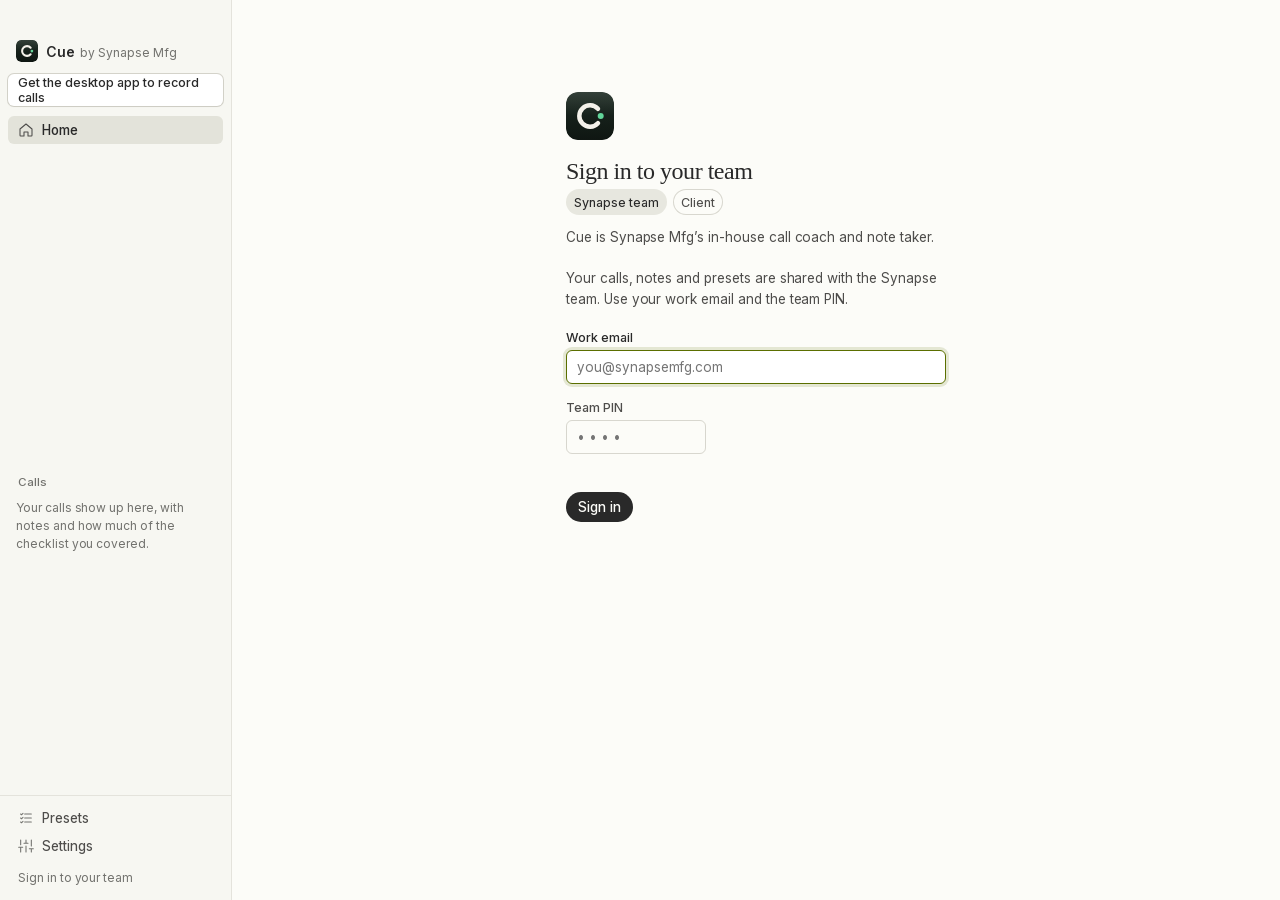
<file: index.html>
<!doctype html>
<html>
<head>
<meta name="robots" content="noindex, nofollow">
<meta name="viewport" content="width=device-width, initial-scale=1">
<link rel="icon" href="assets/icon.png">
<meta charset="utf-8">
<meta http-equiv="Content-Security-Policy" content="default-src 'self'; script-src 'self'; style-src 'self'; img-src 'self' data: blob: https:; media-src 'self' blob: https://vnukfvbmimakiotsanjv.supabase.co; font-src 'self'; frame-src 'self'; object-src 'none'; base-uri 'none'; form-action 'none'; connect-src 'self' https://vnukfvbmimakiotsanjv.supabase.co wss://vnukfvbmimakiotsanjv.supabase.co https://api.anthropic.com https://api.elevenlabs.io wss://api.elevenlabs.io">
<title>Cue</title>
<link rel="stylesheet" href="theme.css?v=6b412d08e5">
<link rel="stylesheet" href="app.css?v=03b3742540">
</head>
<body>
  <aside id="side">
    <div class="drag"></div>
    <div class="brand"><img class="logo" src="assets/logo.svg" alt=""><span>Cue<span class="by">by Synapse Mfg</span></span></div>
    <div class="start-wrap" id="start-wrap"></div>
    <nav id="nav"></nav>
    <div id="team-live"></div>
    <div id="folders" class="folders"></div>
    <div class="side-label" id="calls-label">Calls</div>
    <div id="call-list" class="call-list"></div>
    <nav id="foot-nav"></nav>
    <div id="account" class="account"></div>
  </aside>
  <main id="main">
    <div class="drag top"></div>
    <div id="view"></div>
  </main>
  <script src="config.js?v=a966cf802d"></script>
  <script src="bridge.js?v=5c7704eaea"></script>
  <script src="vendor/marked.umd.js?v=84c632e5fe"></script>
  <script src="md.js?v=c151c622ff"></script>
  <script src="app.js?v=a53ee77d8b"></script>
  <script src="icons.js?v=2a5c8e4190"></script>
  <script src="icon-picker.js?v=87148ddda8"></script>
  <script src="team.js?v=e0be1afa3a"></script>
  <script src="directory.js?v=2a4f826c9c"></script>
  <script src="notepad.js?v=099d5d215e"></script>
  <script src="ask.js?v=efc1487f3d"></script>
  <script src="select.js?v=a0bef7af9b"></script>
  <script src="viewas.js?v=77820c563b"></script>
</body>
</html>
</file>
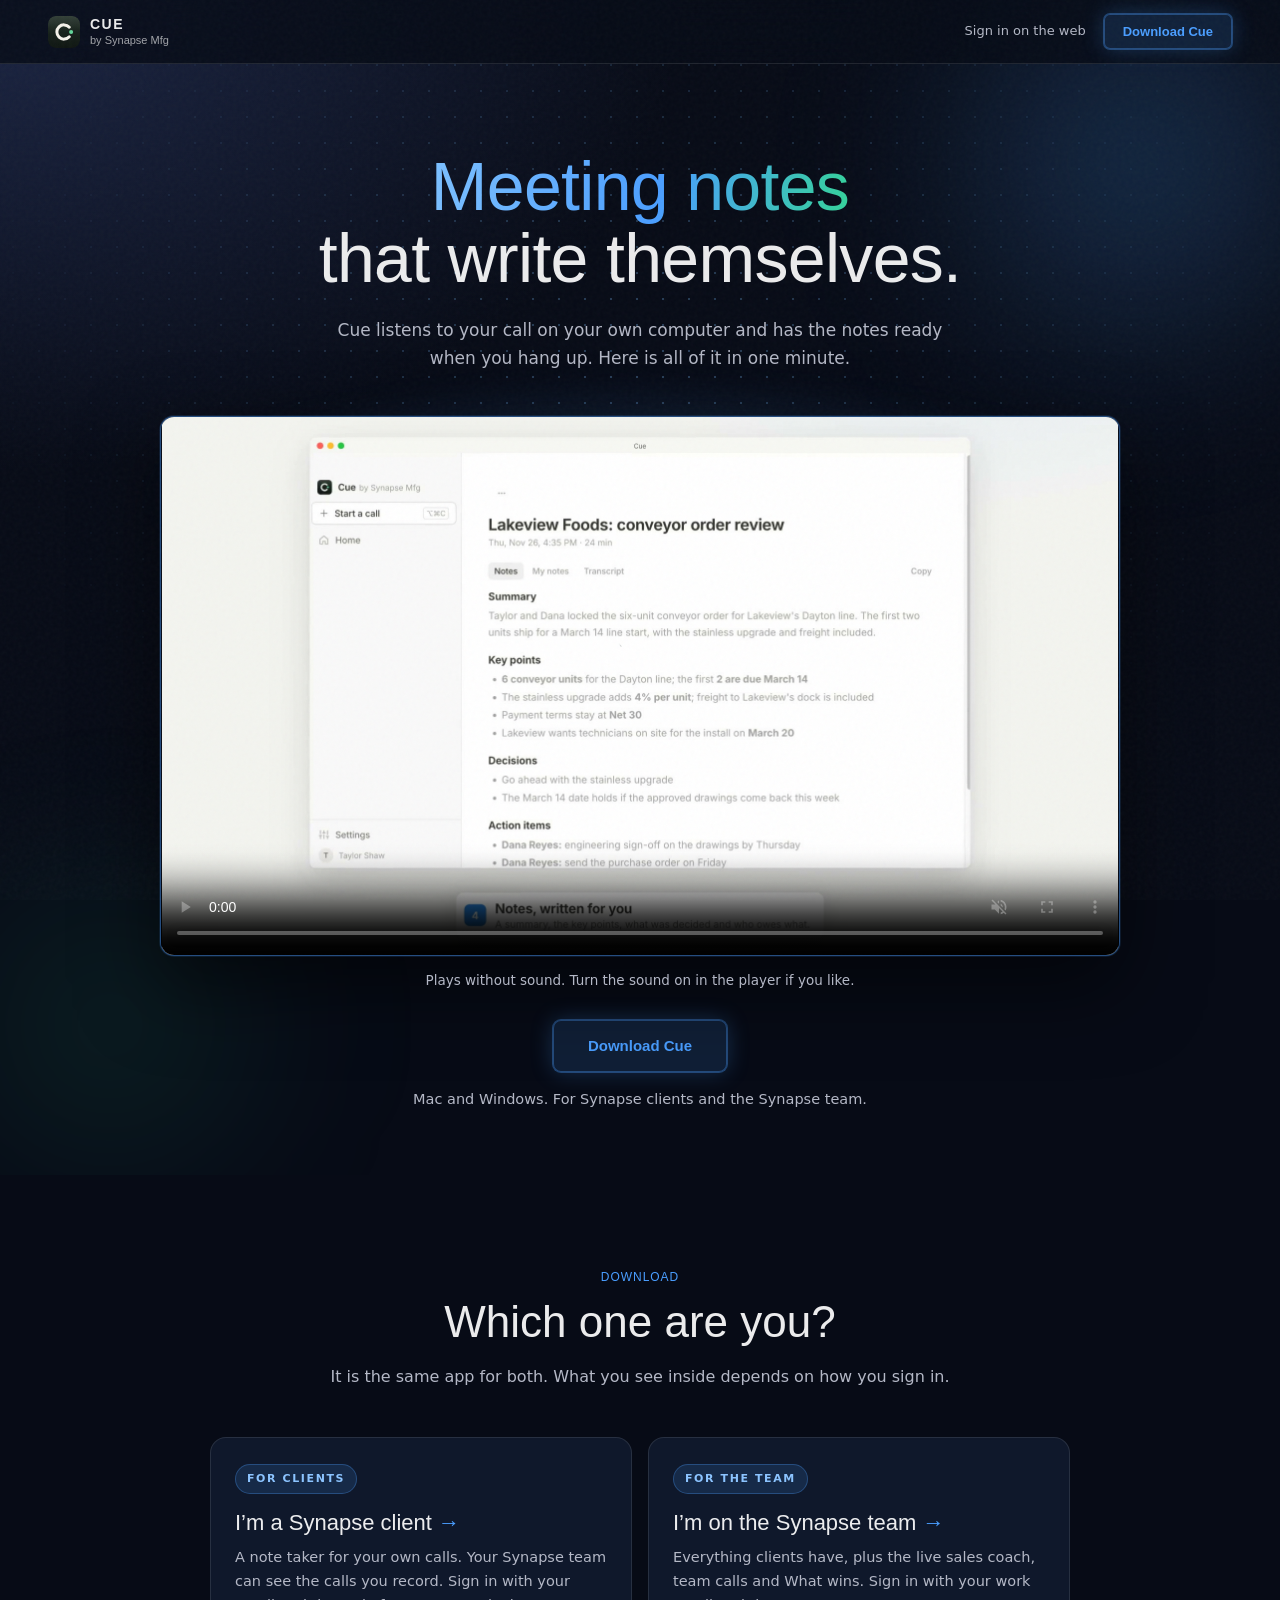
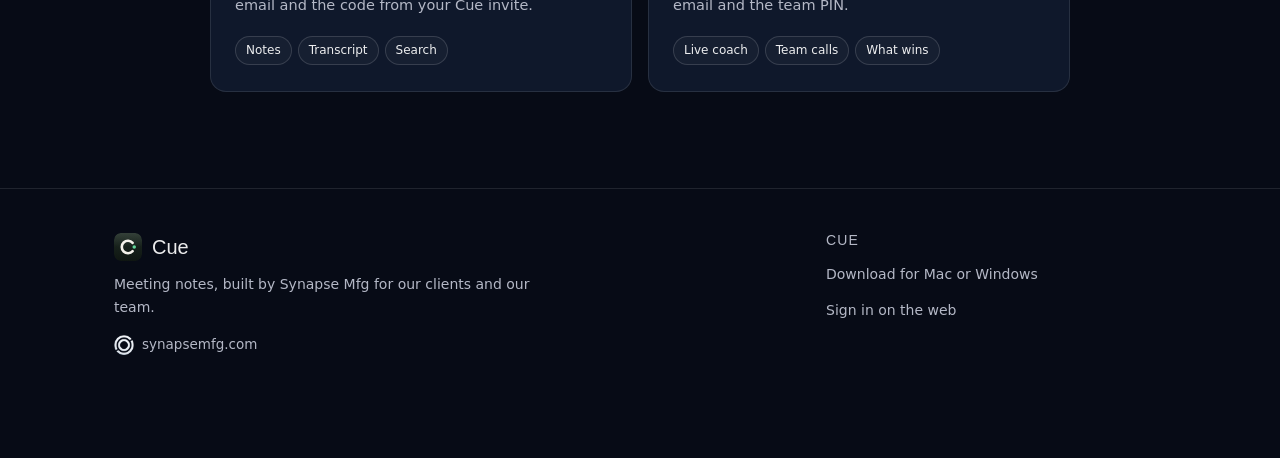
<file: download/index.html>
<!doctype html>
<html lang="en">
<head>
<meta charset="utf-8">
<meta http-equiv="Content-Security-Policy" content="default-src 'none'; script-src 'sha256-B2D21ozofP35Cwki4XSqkvdEPAMTGj22yn7NpMws4/I='; style-src 'unsafe-inline' https://fonts.googleapis.com; font-src https://fonts.gstatic.com; img-src 'self' data:; media-src 'self'; connect-src https://vnukfvbmimakiotsanjv.supabase.co; base-uri 'none'; form-action 'none'">
<meta name="viewport" content="width=device-width, initial-scale=1">
<meta name="robots" content="noindex, nofollow, noarchive">
<meta name="theme-color" content="#070b16">
<meta name="description" content="Cue listens to your call on your own computer and has the notes ready when you hang up. No bot joins the meeting. Made by Synapse Mfg.">
<meta property="og:type" content="website">
<meta property="og:title" content="Cue · meeting notes that write themselves">
<meta property="og:description" content="Cue listens to your call on your own computer and has the notes ready when you hang up. No bot joins the meeting. Made by Synapse Mfg.">
<title>Cue · meeting notes that write themselves</title>
<link rel="icon" href="[data-uri]">
<link rel="preconnect" href="https://fonts.googleapis.com">
<link rel="preconnect" href="https://fonts.gstatic.com" crossorigin>
<link href="https://fonts.googleapis.com/css2?family=Cal+Sans&family=Inter:wght@400;500;600;700&display=swap" rel="stylesheet">
<style>
/* The same design system as synapsemfg.com: navy, Cal Sans + Inter, glowing blue buttons, bento cards. */
:root{--bg:#070b16;--bg-2:#0b1120;--card:#0f182b;--card-2:#142038;--line:rgba(255,255,255,.10);--line-2:rgba(255,255,255,.14);--line-3:rgba(255,255,255,.32);--text:rgba(255,255,255,.92);--text-2:#b4b8c6;--text-3:rgba(255,255,255,.62);--accent:#4a9eff;--accent-2:#8cc4ff;--accent-dim:rgba(74,158,255,.14);--green:#34d399;--bad:#f87171;--ease:cubic-bezier(.16,1,.3,1);--head:'Cal Sans','Inter',sans-serif}
*{box-sizing:border-box;margin:0;padding:0}
html{scroll-behavior:smooth;scroll-padding-top:84px}
body{font:16px/1.6 'Inter',-apple-system,system-ui,sans-serif;color:var(--text);background:radial-gradient(1100px 760px at 0% 0%,rgba(44,58,104,.55) 0%,rgba(7,11,22,0) 62%) no-repeat,var(--bg);overflow-x:hidden;-webkit-font-smoothing:antialiased}
body::before{content:'';position:fixed;inset:0;background-image:url("data:image/svg+xml,%3Csvg viewBox='0 0 256 256' xmlns='http://www.w3.org/2000/svg'%3E%3Cfilter id='n'%3E%3CfeTurbulence type='fractalNoise' baseFrequency='0.9' numOctaves='4' stitchTiles='stitch'/%3E%3C/filter%3E%3Crect width='100%25' height='100%25' filter='url(%23n)' opacity='0.03'/%3E%3C/svg%3E");pointer-events:none;z-index:1000}
[hidden]{display:none!important}
a{color:inherit}
button{font:inherit;color:inherit}
:focus-visible{outline:2px solid var(--accent);outline-offset:3px;border-radius:6px}
.sr-only{position:absolute;width:1px;height:1px;overflow:hidden;clip:rect(0 0 0 0);white-space:nowrap}

/* people who ask for less motion get none */
@media (prefers-reduced-motion: reduce){*,*::before,*::after{animation:none!important;transition:none!important}}

/* the video */
.film{position:relative;max-width:1000px;margin:44px auto 0;padding:0 20px}
.film::before{content:"";position:absolute;inset:-40px 0 auto;height:240px;background:radial-gradient(closest-side,rgba(74,158,255,.24),transparent);filter:blur(12px);z-index:0}
.film video{position:relative;z-index:1;display:block;width:100%;height:auto;aspect-ratio:16/9;background:#070b16;border:1px solid rgba(74,158,255,.45);border-radius:14px;box-shadow:0 0 0 1px rgba(74,158,255,.12),0 30px 80px rgba(0,0,0,.55)}
.film+.hero-in{margin-top:28px}
.film-note{position:relative;z-index:1;margin:14px auto 0;text-align:center;color:var(--text-2);font-size:13.5px}

/* nav */
.nav{position:fixed;top:0;left:0;right:0;z-index:100;height:64px;padding:0 48px;display:flex;align-items:center;gap:22px;background:rgba(7,11,22,.82);-webkit-backdrop-filter:blur(20px);backdrop-filter:blur(20px);border-bottom:1px solid var(--line)}
.nav-logo{display:flex;align-items:center;gap:10px;text-decoration:none;flex:1}
.nav-logo img{width:32px;height:32px;border-radius:8px;display:block}
.nav-logo b{display:block;font:700 14px/1 'Inter',sans-serif;letter-spacing:1.5px;text-transform:uppercase}
.nav-logo small{display:block;font:500 11px/1 'Inter',sans-serif;color:var(--text-3);margin-top:4px}
.nav-links{display:flex;gap:26px;list-style:none}
.nav-links a{font-size:13px;font-weight:500;color:var(--text-2);text-decoration:none;padding:6px 0}
.nav-links a:hover{color:#fff}
.nav-end{flex:1;display:flex;justify-content:flex-end;align-items:center;gap:18px}
.nav-signin{font-size:13px;font-weight:500;color:var(--text-2);text-decoration:none}
.nav-signin:hover{color:#fff}

/* buttons */
.btn{display:inline-flex;align-items:center;justify-content:center;gap:8px;padding:14px 26px;border-radius:8px;font:600 14px/1.2 'Inter',sans-serif;text-decoration:none;cursor:pointer;transition:background .2s,color .2s,border-color .2s,box-shadow .25s}
.btn-primary{background:rgba(74,158,255,.14);border:1px solid rgba(74,158,255,.35);color:var(--accent);box-shadow:0 0 0 1px rgba(74,158,255,.35),0 0 22px rgba(74,158,255,.26);animation:glow 2.8s ease-in-out infinite}
.btn-primary:hover{background:rgba(74,158,255,.26);color:#fff;box-shadow:0 0 0 1px rgba(74,158,255,.7),0 0 34px rgba(74,158,255,.5)}
.btn-lg{padding:16px 34px;font-size:15px}
.btn-sm{padding:9px 18px;font-size:13px;border-radius:6px}
.btn-ghost{background:transparent;border:1px solid var(--line-2);color:var(--text)}
.btn-ghost:hover{border-color:var(--line-3)}
.btn:disabled{opacity:.55;cursor:default;animation:none}
@keyframes glow{0%,100%{box-shadow:0 0 0 1px rgba(74,158,255,.35),0 0 18px rgba(74,158,255,.22)}50%{box-shadow:0 0 0 1px rgba(74,158,255,.6),0 0 30px rgba(74,158,255,.42)}}

/* hero */
.hero{position:relative;text-align:center;padding:150px 24px 64px;overflow:hidden}
.hero-bg{position:absolute;inset:0;pointer-events:none}
.orb{position:absolute;border-radius:50%;filter:blur(80px)}
.orb-1{width:560px;height:560px;right:-140px;top:-120px;background:radial-gradient(circle,rgba(74,158,255,.26),transparent 65%);animation:drift1 16s ease-in-out infinite alternate}
.orb-2{width:460px;height:460px;left:-120px;bottom:-80px;background:radial-gradient(circle,rgba(52,211,153,.13),transparent 65%);animation:drift2 20s ease-in-out infinite alternate}
@keyframes drift1{to{transform:translate(-70px,50px) scale(1.06)}}
@keyframes drift2{to{transform:translate(60px,-40px) scale(1.1)}}
.dots{position:absolute;inset:0;background-image:radial-gradient(rgba(124,192,255,.30) 1px,transparent 1.6px);background-size:26px 26px;-webkit-mask-image:radial-gradient(ellipse 72% 58% at 50% 30%,#000 0%,transparent 76%);mask-image:radial-gradient(ellipse 72% 58% at 50% 30%,#000 0%,transparent 76%)}
.hero-in{position:relative;max-width:980px;margin:0 auto}
.pill{position:relative;overflow:hidden;display:inline-flex;align-items:center;gap:8px;font-size:11.5px;font-weight:600;letter-spacing:2px;text-transform:uppercase;color:var(--text);border:1px solid var(--line-2);background:rgba(255,255,255,.04);padding:7px 14px;border-radius:999px;margin-bottom:28px}
.pill b{color:var(--accent);font-weight:600}
.pill::after{content:"";position:absolute;inset:0;background:linear-gradient(105deg,transparent 35%,rgba(124,192,255,.35) 50%,transparent 65%);background-size:250% 100%;opacity:0;animation:sweep 5s ease-in-out 1.4s infinite;pointer-events:none}
@keyframes sweep{0%{opacity:0;background-position:130% 0}12%{opacity:1}40%{opacity:1}60%,100%{opacity:0;background-position:-30% 0}}
.hero h1{font:400 clamp(38px,5.6vw,68px)/1.06 var(--head);letter-spacing:-.01em;margin:0 0 22px}
.hero h1 .ln{display:block}
.hero h1 em{font-style:normal;background:linear-gradient(100deg,#7cc0ff,var(--accent) 55%,#34d399);-webkit-background-clip:text;background-clip:text;color:transparent}
.hero-sub{max-width:620px;margin:0 auto 32px;color:var(--text-2);font-size:17px;line-height:1.65}
.hero-cta{display:flex;gap:12px;justify-content:center;flex-wrap:wrap}
.hero-note{margin:16px auto 0;color:var(--text-2);font-size:14.5px}

/* sections */
.sec{max-width:1100px;margin:0 auto;padding:96px 24px}
.sec.tight{padding-top:24px}
.sec-tag{display:block;text-align:center;font:500 12px/1 'Inter',sans-serif;letter-spacing:.08em;text-transform:uppercase;color:var(--accent);margin-bottom:14px}
.sec-h{font:400 clamp(28px,3.6vw,44px)/1.15 var(--head);text-align:center;max-width:860px;margin:0 auto 48px}
.sec-h+.sec-sub{margin-top:-32px}
.sec-sub{text-align:center;color:var(--text-2);max-width:680px;margin:0 auto 48px;line-height:1.6}

/* download: pick who you are */
.key{display:inline-block;font-size:11px;font-weight:600;letter-spacing:1.6px;text-transform:uppercase;color:var(--accent-2);background:var(--accent-dim);border:1px solid rgba(74,158,255,.3);padding:5px 11px;border-radius:999px;margin-bottom:16px}
.who{display:grid;grid-template-columns:1fr 1fr;gap:16px;max-width:860px;margin:0 auto}
.who-c{position:relative;display:block;width:100%;text-align:left;background:var(--card);border:1px solid var(--line);border-radius:16px;padding:26px 24px;cursor:pointer;transition:border-color .3s,transform .3s,box-shadow .3s}
.who-c:hover{border-color:rgba(74,158,255,.45);transform:translateY(-2px);box-shadow:0 0 30px rgba(74,158,255,.14)}
.who-c[aria-pressed="true"]{border-color:var(--accent);box-shadow:0 0 34px rgba(74,158,255,.22)}
.who-c[aria-pressed="true"] .key{background:var(--accent);border-color:var(--accent);color:#04101f}
.who-t{display:block;font:400 22px/1.2 var(--head);margin-bottom:10px}
.who-t .ar{color:var(--accent);display:inline-block;transition:transform .2s}
.who-c:hover .who-t .ar{transform:translateX(3px)}
.who-p{display:block;color:var(--text-2);font-size:14.5px;line-height:1.65}
.who-eq{display:flex;flex-wrap:wrap;gap:6px;margin-top:18px}
.who-eq span{font-size:12px;color:var(--text);border:1px solid var(--line-2);border-radius:999px;padding:4px 10px;background:rgba(255,255,255,.03)}

#gated{margin-top:56px}
.sub-h{font:400 clamp(24px,2.6vw,32px)/1.15 var(--head);text-align:center;margin:0 auto 24px}
.dl{display:grid;grid-template-columns:1fr 1fr;gap:16px;max-width:860px;margin:0 auto}
.dl-c{position:relative;background:var(--card);border:1px solid var(--line);border-radius:16px;padding:24px;display:grid;gap:14px;align-content:start}
.dl-c.pick{border-color:rgba(74,158,255,.45);box-shadow:0 0 0 1px rgba(74,158,255,.18),0 0 40px rgba(74,158,255,.10)}
.dl-c h4{font:400 22px/1.2 var(--head)}
.dl-c small{color:var(--text-3);font-size:13px;margin-top:-8px}
.dl-c .btn{width:100%}
.dl-c:not(.pick) .btn-primary{background:transparent;color:var(--text);border-color:var(--line-2);box-shadow:none;animation:none}
.dl-badge{display:none;position:absolute;top:22px;right:22px;font-size:11px;font-weight:600;color:var(--green);border:1px solid rgba(52,211,153,.35);background:rgba(52,211,153,.08);border-radius:999px;padding:4px 10px}
.dl-c.pick .dl-badge{display:block}
.bar{height:4px;border-radius:99px;background:rgba(255,255,255,.08);overflow:hidden}
.bar i{display:block;height:100%;width:0;background:var(--accent);transition:width .2s}
.msg{font-size:13px;color:var(--text-3);min-height:1.4em}
.msg.ok{color:var(--green)} .msg.bad{color:var(--bad)}
.dl-err{max-width:860px;margin:14px auto 0;text-align:center;color:var(--bad);font-size:14px}

/* install guide */
.guide{max-width:960px;margin:64px auto 0}
.guide-head{display:flex;align-items:center;gap:16px;flex-wrap:wrap;margin-bottom:18px}
.guide-head .sub-h{margin:0;flex:1;text-align:left}
.os-pick{display:inline-flex;border:1px solid var(--line-2);border-radius:999px;padding:3px}
.os-pick button{border:0;background:transparent;color:var(--text-3);font:600 13px 'Inter',sans-serif;padding:8px 18px;border-radius:999px;cursor:pointer}
.os-pick button.on{background:rgba(74,158,255,.16);color:var(--accent)}
.steps{display:grid;gap:14px}
.step{display:grid;grid-template-columns:36px minmax(0,1fr) 440px;gap:20px;align-items:start;padding:24px;border:1px solid var(--line);border-radius:14px;background:var(--card)}
.step.end{grid-template-columns:36px minmax(0,1fr);border-color:rgba(52,211,153,.35);background:linear-gradient(110deg,var(--card) 50%,rgba(52,211,153,.10))}
.num{align-self:start;width:36px;height:36px;border-radius:50%;display:grid;place-items:center;font-weight:700;font-size:16px;color:#061020;background:var(--accent)}
.step.end .num{background:var(--green)}
.step h4{font:400 21px/1.2 var(--head);margin:5px 0 8px}
.step-m{align-self:center}
.step p{color:var(--text-2);font-size:14.5px;line-height:1.65}
.step p b{color:var(--text);font-weight:600}
.opt{font:500 12px/1 'Inter',sans-serif;color:var(--text-3);border:1px solid var(--line-2);border-radius:999px;padding:3px 8px;margin-left:6px;vertical-align:3px;white-space:nowrap}
.step-m{display:flex;justify-content:center}
/* drawings of the screens people will see */
.mock{border-radius:12px;overflow:hidden;max-width:100%;box-shadow:0 18px 50px rgba(0,0,0,.45);user-select:none}
.hl{position:relative;box-shadow:0 0 0 3px #4a9eff,0 0 22px rgba(74,158,255,.7)!important;animation:hl 1.8s ease-in-out infinite}
@keyframes hl{50%{box-shadow:0 0 0 3px #4a9eff,0 0 8px rgba(74,158,255,.3)}}
.click{position:absolute;right:-14px;bottom:-18px;line-height:0;filter:drop-shadow(0 2px 4px rgba(0,0,0,.45))}
.mac-dialog{background:#ececec;color:#1d1d1f;padding:22px 22px 18px;text-align:center;font:13px -apple-system,'Helvetica Neue','Inter',sans-serif;width:300px;border-radius:14px}
.mac-dialog .ico{width:54px;height:54px;margin:0 auto 10px}
.mac-dialog .ico img{width:100%;height:100%;border-radius:13px;display:block}
.mac-dialog b{display:block;font-size:13.5px;margin-bottom:6px}
.mac-dialog .t{color:#444;font-size:11.5px;line-height:1.45;margin-bottom:14px}
.mac-btns{display:grid;gap:7px}
.mac-btn{height:28px;border-radius:7px;background:#fff;border:1px solid #c9c9c9;display:grid;place-items:center;font-size:12.5px;color:#1d1d1f}
.mac-btn.blue{background:#0a84ff;border-color:#0a84ff;color:#fff}
.mac-settings{background:#f5f5f7;color:#1d1d1f;font:12.5px -apple-system,'Helvetica Neue','Inter',sans-serif;display:grid;grid-template-columns:130px 1fr;width:440px}
.mac-side{background:#e8e8ea;padding:12px 8px;display:grid;gap:3px;align-content:start}
.mac-side span{padding:5px 8px;border-radius:6px;color:#444;font-size:11.5px}
.mac-side span.on{background:#0a84ff;color:#fff}
.mac-main{padding:14px 16px;display:grid;gap:10px;align-content:start}
.mac-main h5{font-size:14px;font-weight:700}
.mac-row{background:#fff;border-radius:9px;padding:10px 12px;display:flex;align-items:center;gap:10px;font-size:11.5px;color:#333}
.mac-row .grow{flex:1}
.mac-small{height:22px;padding:0 10px;border-radius:6px;background:#fff;border:1px solid #c9c9c9;display:grid;place-items:center;font-size:11.5px;white-space:nowrap}
.mac-toggle{width:30px;height:18px;border-radius:9px;background:#34c759;position:relative;flex:none}
.mac-toggle::after{content:'';position:absolute;right:2px;top:2px;width:14px;height:14px;border-radius:50%;background:#fff}
.dmg{background:#fff;color:#1d1d1f;font:12px -apple-system,'Inter',sans-serif;padding:22px 28px;display:flex;align-items:center;justify-content:space-between;gap:18px;width:380px}
.dmg .it{display:grid;gap:6px;justify-items:center}
.dmg .app{width:64px;height:64px}
.dmg .app img{width:100%;height:100%;border-radius:15px;display:block}
.dmg .folder{width:64px;height:52px;border-radius:8px;background:linear-gradient(#7ec3ff,#4aa3f0);position:relative;margin-top:12px}
.dmg .folder::before{content:'';position:absolute;left:6px;top:-7px;width:24px;height:10px;border-radius:4px 4px 0 0;background:#7ec3ff}
.dmg .arrow{font-size:30px;color:#0a84ff;animation:slide 1.6s ease-in-out infinite}
@keyframes slide{50%{transform:translateX(8px)}}
.win-ss{background:#0067b8;color:#fff;font:13px 'Segoe UI','Inter',sans-serif;padding:26px 26px 18px;width:420px;border-radius:4px}
.win-ss h5{margin:0 0 12px;font:300 24px 'Segoe UI','Inter',sans-serif}
.win-ss .t{font-size:12.5px;line-height:1.5;opacity:.95}
.win-ss .link{display:inline-block;margin-top:10px;text-decoration:underline;font-size:12.5px;padding:1px 4px;border-radius:3px}
.win-ss .meta{margin-top:12px;font-size:12px;line-height:1.7}
.win-ss .meta span{opacity:.8;display:inline-block;width:74px}
.win-btns{display:flex;justify-content:flex-end;gap:8px;margin-top:22px}
.win-btn{height:30px;padding:0 18px;border:1px solid rgba(255,255,255,.75);display:grid;place-items:center;font-size:12.5px}
.browser{background:#fff;color:#202124;font:12.5px 'Segoe UI','Inter',sans-serif;width:400px;border-radius:10px;padding:14px 16px;display:grid;gap:10px;overflow:visible}
.browser .row{display:flex;align-items:center;gap:10px}
.browser .warn{width:22px;height:22px;border-radius:50%;background:#fbbc04;color:#202124;display:grid;place-items:center;font-weight:700;font-size:13px;flex:none}
.browser .grow{flex:1}
.browser .menu{border:1px solid #dadce0;border-radius:8px;padding:4px;display:grid;justify-self:end;width:170px;box-shadow:0 4px 14px rgba(0,0,0,.15)}
.browser .menu span{padding:6px 10px;border-radius:5px}
.wsec{background:#f3f3f3;color:#1b1b1b;font:12.5px 'Segoe UI','Inter',sans-serif;width:420px;padding:16px 18px;display:grid;gap:10px;border-radius:4px}
.wsec h5{font:600 15px 'Segoe UI','Inter',sans-serif}
.wsec .item{background:#fff;border-radius:6px;padding:10px 12px;display:grid;gap:6px}
.wsec .acts{display:flex;gap:8px}
.wsec .wbtn{height:26px;padding:0 14px;border-radius:4px;border:1px solid #c4c4c4;background:#fdfdfd;display:grid;place-items:center}
.help{text-align:center;color:var(--text-2);font-size:14.5px;margin-top:22px}

/* closing call to action + footer */
.cta{position:relative;max-width:1100px;margin:0 auto;padding:110px 24px 120px;text-align:center;overflow:hidden}
.cta::before{content:"";position:absolute;left:50%;top:40px;width:720px;height:320px;transform:translateX(-50%);background:radial-gradient(closest-side,rgba(74,158,255,.20),transparent);filter:blur(10px);pointer-events:none}
.cta>*{position:relative}
.cta .sec-h{margin-bottom:18px;max-width:680px}
.cta p.sec-sub{margin-top:0;margin-bottom:34px}
.cta-note{margin-top:24px;font-size:13.5px;color:var(--text-3)}
footer{border-top:1px solid var(--line)}
.foot{max-width:1100px;margin:0 auto;padding:44px 24px 96px;display:grid;grid-template-columns:2fr 1fr;gap:32px}
.foot-brand{display:flex;align-items:center;gap:10px;font:400 20px/1 var(--head);margin-bottom:12px}
.foot-brand img{width:28px;height:28px;border-radius:7px}
.foot p{color:var(--text-2);font-size:14px;max-width:420px}
.foot .by{display:inline-flex;align-items:center;gap:8px;margin-top:16px;color:var(--text-2);font-size:13.5px;text-decoration:none}
.foot .by img{width:20px;height:20px;border-radius:5px}
.foot .by:hover{color:#fff}
.foot-h{font:500 12px/1 'Inter',sans-serif;letter-spacing:.08em;text-transform:uppercase;color:var(--text-3);margin-bottom:14px}
.foot ul{list-style:none;display:grid;gap:10px}
.foot li a{color:var(--text-2);font-size:14px;text-decoration:none}
.foot li a:hover{color:#fff}

/* smaller screens */
@media (max-width:1000px){
  .step{grid-template-columns:36px minmax(0,1fr)}
  .step-m{grid-column:2;justify-content:flex-start}
}
@media (max-width:860px){
  .nav{padding:0 20px;gap:14px}
  .nav-links{display:none}
  .hero{padding:124px 16px 48px}
  .win-body{grid-template-columns:1fr}
  .pane+.pane{border-left:0;border-top:1px solid var(--line)}
  .sec{padding:72px 16px}
  .sec.tight{padding-top:8px}
  .bento,.trio,.hiw,.tiles,.who,.dl{grid-template-columns:1fr}
  .bc.tall{grid-row:auto}
  .bc.tall .bc-vis{min-height:340px}
  .hiw li::after{display:none}
  .cta{padding:84px 16px 92px}
  .foot{grid-template-columns:1fr;padding:40px 16px 96px}
}
@media (max-width:560px){
  .nav-signin{display:none}
  .nav-logo small{display:none}
  .motion-btn{width:40px;padding:0;justify-content:center;left:12px;bottom:12px}
  .motion-btn span{position:absolute;width:1px;height:1px;overflow:hidden;clip:rect(0 0 0 0)}
  .hero-cta .btn{width:100%}
  .win-t{display:none}
  .v-people{grid-template-columns:1fr 1fr}
  .v-prompt{right:0;width:220px}
  .step{grid-template-columns:1fr;gap:14px;padding:20px 18px}
  .step-m{grid-column:1}
  .mock,.win-ss,.browser,.wsec,.dmg,.mac-settings{width:100%!important}
  .mac-dialog{width:100%;max-width:300px}
  .mac-settings{grid-template-columns:100px 1fr}
  .guide-head .sub-h{flex-basis:100%}
}
@media (prefers-reduced-motion:reduce){
  *,*::before,*::after{animation-duration:.01ms!important;animation-iteration-count:1!important;transition-duration:.01ms!important;transition-delay:0ms!important}
}
</style>
</head>
<body>
<nav class="nav" aria-label="Primary">
  <a href="#top" class="nav-logo"><img src="[data-uri]" alt="" width="32" height="32"><span><b>Cue</b><small>by Synapse Mfg</small></span></a>
  <div class="nav-end">
    <a class="nav-signin" href="/">Sign in on the web</a>
    <a class="btn btn-primary btn-sm" href="#get">Download Cue</a>
  </div>
</nav>

<main id="top">
<header class="hero">
  <div class="hero-bg" aria-hidden="true"><div class="orb orb-1"></div><div class="orb orb-2"></div><div class="dots"></div></div>
  <div class="hero-in">
    <h1><span class="ln"><em>Meeting notes</em></span> <span class="ln">that write themselves.</span></h1>
    <p class="hero-sub">Cue listens to your call on your own computer and has the notes ready when you hang up. Here is all of it in one minute.</p>
  </div>
  <div class="film">
    <video id="film" controls muted autoplay loop playsinline preload="metadata" width="1920" height="1080" poster="cue.jpg?v=2281f7fef3" aria-label="A one-minute tour of Cue: it spots a meeting, takes notes while you talk, and writes them up when the meeting ends.">
      <source src="cue.mp4?v=2281f7fef3" type="video/mp4">
    </video>
    <p class="film-note">Plays without sound. Turn the sound on in the player if you like.</p>
  </div>
  <div class="hero-in">
    <div class="hero-cta"><a class="btn btn-primary btn-lg" href="#get">Download Cue</a></div>
    <p class="hero-note">Mac and Windows. For Synapse clients and the Synapse team.</p>
  </div>
</header>

<section class="sec" id="get" aria-labelledby="h-get">
  <span class="sec-tag">Download</span>
  <h2 class="sec-h" id="h-get">Which one are you?</h2>
  <p class="sec-sub">It is the same app for both. What you see inside depends on how you sign in.</p>
  <div class="who">
    <button class="who-c" id="who-client" aria-pressed="false">
      <span class="key">For clients</span>
      <span class="who-t">I’m a Synapse client <span class="ar">→</span></span>
      <span class="who-p">A note taker for your own calls. Your Synapse team can see the calls you record. Sign in with your email and the code from your Cue invite.</span>
      <span class="who-eq"><span>Notes</span><span>Transcript</span><span>Search</span></span>
    </button>
    <button class="who-c" id="who-team" aria-pressed="false">
      <span class="key">For the team</span>
      <span class="who-t">I’m on the Synapse team <span class="ar">→</span></span>
      <span class="who-p">Everything clients have, plus the live sales coach, team calls and What wins. Sign in with your work email and the team PIN.</span>
      <span class="who-eq"><span>Live coach</span><span>Team calls</span><span>What wins</span></span>
    </button>
  </div>

  <div id="gated" hidden>
    <h3 class="sub-h">Download Cue</h3>
    <div class="dl">
      <div class="dl-c" id="card-mac"><span class="dl-badge">Your computer</span><h4>Mac</h4><small id="size-mac">Apple silicon (M1 or newer)</small><button class="btn btn-primary" id="btn-mac" disabled>Download for Mac</button><div class="bar"><i id="bar-mac"></i></div><div class="msg" id="msg-mac"></div></div>
      <div class="dl-c" id="card-win"><span class="dl-badge">Your computer</span><h4>Windows</h4><small id="size-win">Windows 10 or 11</small><button class="btn btn-primary" id="btn-win" disabled>Download for Windows</button><div class="bar"><i id="bar-win"></i></div><div class="msg" id="msg-win"></div></div>
    </div>
    <p class="dl-err" id="dl-err" hidden>Couldn’t reach the download server. Refresh to try again.</p>

    <div class="guide" id="guide">
      <div class="guide-head"><h3 class="sub-h">Install it in a few minutes</h3>
        <div class="os-pick"><button data-os="mac">Mac</button><button data-os="win">Windows</button></div></div>

      <div class="steps" id="guide-mac">
        <div class="step"><span class="num">1</span><div>
          <h4>Drag Cue into Applications</h4>
          <p>Open <b>Cue.dmg</b> from your Downloads. In the window that opens, drag <b>Cue</b> onto the <b>Applications</b> folder.</p></div>
          <div class="step-m"><div class="mock dmg"><div class="it"><div class="app"><img src="[data-uri]" alt=""></div>Cue</div><div class="arrow">→</div><div class="it"><div class="folder"></div>Applications</div></div></div>
        </div>
        <div class="step"><span class="num">2</span><div>
          <h4>Open it once: your Mac will stop it</h4>
          <p>Open Cue from Applications. macOS says it can’t check Cue for malware, because Cue is our own app and isn’t registered with Apple yet. Click <b>Done</b> (not Move to Trash).</p></div>
          <div class="step-m"><div class="mock mac-dialog"><div class="ico"><img src="[data-uri]" alt=""></div><b>“Cue” Not Opened</b><div class="t">Apple could not verify “Cue” is free of malware that may harm your Mac or compromise your privacy.</div>
            <div class="mac-btns"><div class="mac-btn hl">Done<span class="click"><svg viewBox="0 0 24 24" width="22" height="22" aria-hidden="true"><path d="M5 2.5l13 9.2-6.1.9-3.4 5.7z" fill="#fff" stroke="#111" stroke-width="1.4" stroke-linejoin="round"/></svg></span></div><div class="mac-btn">Move to Trash</div></div></div></div>
        </div>
        <div class="step"><span class="num">3</span><div>
          <h4>Click Open Anyway in System Settings</h4>
          <p>Open <b>System Settings → Privacy &amp; Security</b> and scroll down to <b>Security</b>. Next to “Cue was blocked to protect your Mac”, click <b>Open Anyway</b>.</p></div>
          <div class="step-m"><div class="mock mac-settings"><div class="mac-side"><span>Wi-Fi</span><span>General</span><span>Accessibility</span><span class="on">Privacy &amp; Security</span><span>Desktop &amp; Dock</span></div>
            <div class="mac-main"><h5>Security</h5><div class="mac-row"><span class="grow">“Cue” was blocked to protect your Mac.</span><span class="mac-small hl">Open Anyway<span class="click"><svg viewBox="0 0 24 24" width="22" height="22" aria-hidden="true"><path d="M5 2.5l13 9.2-6.1.9-3.4 5.7z" fill="#fff" stroke="#111" stroke-width="1.4" stroke-linejoin="round"/></svg></span></span></div></div></div></div>
        </div>
        <div class="step"><span class="num">4</span><div>
          <h4>Confirm</h4>
          <p>Click <b>Open Anyway</b> again, then use Touch ID or your Mac password. You only do this once. After that Cue opens normally and updates itself.</p></div>
          <div class="step-m"><div class="mock mac-dialog"><div class="ico"><img src="[data-uri]" alt=""></div><b>Open “Cue”?</b><div class="t">Apple is not able to verify that it is free from malware. Open only if you trust its source.</div>
            <div class="mac-btns"><div class="mac-btn blue hl">Open Anyway<span class="click"><svg viewBox="0 0 24 24" width="22" height="22" aria-hidden="true"><path d="M5 2.5l13 9.2-6.1.9-3.4 5.7z" fill="#fff" stroke="#111" stroke-width="1.4" stroke-linejoin="round"/></svg></span></div><div class="mac-btn">Move to Trash</div></div></div></div>
        </div>
        <div class="step"><span class="num">5</span><div>
          <h4>Allow what it asks for</h4>
          <p>Cue asks for three permissions the first time. Click <b>Allow</b> on each: the <b>microphone</b> (to hear you), <b>System Audio Recording Only</b> (to hear the other side of the call; it never records your screen) and <b>Accessibility</b> (to spot when a Meet, Zoom or Teams call starts).</p></div>
          <div class="step-m"><div class="mock mac-settings"><div class="mac-side"><span class="on">Privacy &amp; Security</span></div>
            <div class="mac-main"><div class="mac-row"><span class="grow">Microphone · Cue</span><span class="mac-toggle"></span></div><div class="mac-row"><span class="grow">System Audio Recording Only · Cue</span><span class="mac-toggle"></span></div><div class="mac-row"><span class="grow">Accessibility · Cue</span><span class="mac-toggle"></span></div></div></div></div>
        </div>
      </div>

      <div class="steps" id="guide-win" hidden>
        <div class="step"><span class="num">1</span><div>
          <h4>Keep the download <span class="opt">if your browser asks</span></h4>
          <p>Chrome or Edge may say <b>Cue-Setup.exe isn’t commonly downloaded</b>. Click the <b>…</b> next to it, then <b>Keep</b> (Edge: <b>Show more → Keep anyway</b>).</p></div>
          <div class="step-m"><div class="mock browser"><div class="row"><span class="warn">!</span><span class="grow"><b>Cue-Setup.exe</b> isn’t commonly downloaded. Make sure you trust it before you open it.</span><span>⋯</span></div>
            <div class="menu"><span class="hl">Keep<span class="click"><svg viewBox="0 0 24 24" width="22" height="22" aria-hidden="true"><path d="M5 2.5l13 9.2-6.1.9-3.4 5.7z" fill="#fff" stroke="#111" stroke-width="1.4" stroke-linejoin="round"/></svg></span></span><span>Delete</span><span>Learn more</span></div></div></div>
        </div>
        <div class="step"><span class="num">2</span><div>
          <h4>Open the installer, then click More info</h4>
          <p>Open <b>Cue-Setup.exe</b> from your Downloads. Windows shows a blue “Windows protected your PC” screen, because Cue is our own app and isn’t registered with Microsoft yet. Click <b>More info</b>.</p></div>
          <div class="step-m"><div class="mock win-ss"><h5>Windows protected your PC</h5><div class="t">Microsoft Defender SmartScreen prevented an unrecognized app from starting. Running this app might put your PC at risk.</div>
            <span class="link hl">More info<span class="click"><svg viewBox="0 0 24 24" width="22" height="22" aria-hidden="true"><path d="M5 2.5l13 9.2-6.1.9-3.4 5.7z" fill="#fff" stroke="#111" stroke-width="1.4" stroke-linejoin="round"/></svg></span></span>
            <div class="win-btns"><span class="win-btn">Don’t run</span></div></div></div>
        </div>
        <div class="step"><span class="num">3</span><div>
          <h4>Click Run anyway</h4>
          <p>The screen now shows <b>App: Cue-Setup.exe</b> and <b>Publisher: Unknown publisher</b>. Click <b>Run anyway</b>. Cue installs and opens by itself.</p></div>
          <div class="step-m"><div class="mock win-ss"><h5>Windows protected your PC</h5><div class="t">Microsoft Defender SmartScreen prevented an unrecognized app from starting. Running this app might put your PC at risk.</div>
            <div class="meta"><span>App:</span>Cue-Setup.exe<br><span>Publisher:</span>Unknown publisher</div>
            <div class="win-btns"><span class="win-btn hl">Run anyway<span class="click"><svg viewBox="0 0 24 24" width="22" height="22" aria-hidden="true"><path d="M5 2.5l13 9.2-6.1.9-3.4 5.7z" fill="#fff" stroke="#111" stroke-width="1.4" stroke-linejoin="round"/></svg></span></span><span class="win-btn">Don’t run</span></div></div></div>
        </div>
        <div class="step"><span class="num">4</span><div>
          <h4>If your antivirus removed it <span class="opt">rare</span></h4>
          <p>Open <b>Windows Security → Virus &amp; threat protection → Protection history</b>, open the Cue entry and choose <b>Actions → Allow</b> (or <b>Restore</b>). Then run the installer again.</p></div>
          <div class="step-m"><div class="mock wsec"><h5>Protection history</h5><div class="item"><b>Threat quarantined</b><span>Cue-Setup.exe · Quarantined</span><div class="acts"><span class="wbtn hl">Allow<span class="click"><svg viewBox="0 0 24 24" width="22" height="22" aria-hidden="true"><path d="M5 2.5l13 9.2-6.1.9-3.4 5.7z" fill="#fff" stroke="#111" stroke-width="1.4" stroke-linejoin="round"/></svg></span></span><span class="wbtn">Restore</span><span class="wbtn">Remove</span></div></div></div></div>
        </div>
      </div>

      <div class="steps" style="margin-top:14px">
        <div class="step end"><span class="num">✓</span><div>
          <h4>Sign in</h4>
          <p id="signin-line">Cue opens on its own. Sign in with your work email and the team PIN. The first time, Dylan approves your computer (it opens by itself once he does).</p></div>
        </div>
      </div>
      <p class="help">Stuck? Message your Synapse contact with a screenshot of what you see.</p>
    </div>
  </div>
</section>

</main>

<footer>
  <div class="foot">
    <div>
      <div class="foot-brand"><img src="[data-uri]" alt="" width="28" height="28">Cue</div>
      <p>Meeting notes, built by Synapse Mfg for our clients and our team.</p>
      <a class="by" href="https://synapsemfg.com/" rel="noopener"><img src="[data-uri]" alt="" width="20" height="20">synapsemfg.com</a>
    </div>
    <div>
      <p class="foot-h">Cue</p>
      <ul>
        <li><a href="#get">Download for Mac or Windows</a></li>
        <li><a href="/">Sign in on the web</a></li>
      </ul>
    </div>
  </div>
</footer>

<script>
(function () {
  var BASE = "https://vnukfvbmimakiotsanjv.supabase.co/storage/v1/object/public/releases";
  var KEY = "MFkwEwYHKoZIzj0CAQYIKoZIzj0DAQcDQgAE6xX6eRNhK3HOaPcdbBonvUhgU5w2QP4orqqI19bdXl7Dcu5OwtFqinx7Jg9kfbJiJJnnyk8RzhW0kBAmEuhUmw==";   // public half of the key Cue's releases are signed with
  var root = document.documentElement;
  var $ = function (id) { return document.getElementById(id); };
  var each = function (sel, fn) { Array.prototype.forEach.call(document.querySelectorAll(sel), fn); };

  // ---- the video: no autoplay for people who ask for less motion ---------------------------
  var film = $('film');
  if (film && window.matchMedia && window.matchMedia('(prefers-reduced-motion: reduce)').matches) { film.removeAttribute('autoplay'); film.removeAttribute('loop'); try { film.pause(); } catch (e) {} }

  // ---- client or team ---------------------------------------------------------------------
  var gated = $('gated');
  var SIGNIN = {
    client: 'Cue opens on its own. Click <b>Client</b>, then sign in with your email and the code from your Cue invite. Don’t have one? Ask your Synapse contact.',
    team: 'Cue opens on its own. Sign in with your work email and the team PIN. The first time, Dylan approves your computer (it opens by itself once he does).'
  };
  function choose(who) {
    gated.hidden = false;
    $('who-client').setAttribute('aria-pressed', who === 'client' ? 'true' : 'false');
    $('who-team').setAttribute('aria-pressed', who === 'team' ? 'true' : 'false');
    $('signin-line').innerHTML = SIGNIN[who];
    try { localStorage.setItem('cue-who', who); } catch (e) {}
  }
  ['client', 'team'].forEach(function (who) {
    $('who-' + who).onclick = function () { choose(who); gated.scrollIntoView({ behavior: 'smooth', block: 'start' }); };
  });
  try { var w = localStorage.getItem('cue-who'); if (w === 'client' || w === 'team') choose(w); } catch (e) {}

  // ---- Mac or Windows ---------------------------------------------------------------------
  var isMac = /Mac/i.test(navigator.platform || navigator.userAgent) && !/iPhone|iPad/.test(navigator.userAgent);
  var mine = isMac ? 'mac' : 'win';
  $('card-' + mine).classList.add('pick');
  function showGuide(os) {
    $('guide-mac').hidden = os !== 'mac';
    $('guide-win').hidden = os !== 'win';
    each('[data-os]', function (b) { b.classList.toggle('on', b.getAttribute('data-os') === os); });
  }
  each('[data-os]', function (b) { b.onclick = function () { showGuide(b.getAttribute('data-os')); }; });
  showGuide(mine);

  // ---- the download: fetched in parts, checked, then saved ---------------------------------
  var mb = function (n) { return Math.round(n / 1048576) + ' MB'; };
  function b64(buf) { var s = ''; var b = new Uint8Array(buf); for (var i = 0; i < b.length; i += 0x8000) s += String.fromCharCode.apply(null, b.subarray(i, i + 0x8000)); return btoa(s); }

  // Only installers signed by Cue's release key are offered.
  function unb64(s) { var b = atob(s), u = new Uint8Array(b.length); for (var i = 0; i < b.length; i++) u[i] = b.charCodeAt(i); return u; }
  function genuine(os, a) {
    try {
      if (!a || typeof a.sig !== 'string' || !window.crypto || !crypto.subtle) return Promise.resolve(false);
      if (!/^Cue[\w.-]*\.(exe|dmg)$/.test(a.file) || !a.parts || !a.parts.length) return Promise.resolve(false);
      for (var i = 0; i < a.parts.length; i++) if (a.parts[i].path !== a.version + '/' + a.file + '.part' + i) return Promise.resolve(false);
      var text = ['cue-update-v1', os, a.version, a.file, a.size, a.sha512].join('\n');
      return crypto.subtle.importKey('spki', unb64(KEY), { name: 'ECDSA', namedCurve: 'P-256' }, false, ['verify'])
        .then(function (k) { return crypto.subtle.verify({ name: 'ECDSA', hash: 'SHA-256' }, k, unb64(a.sig), new TextEncoder().encode(text)); })
        .catch(function () { return false; });
    } catch (e) { return Promise.resolve(false); }
  }

  fetch(BASE + '/latest.json?t=' + Date.now(), { cache: 'no-store' }).then(function (r) { return r.json(); }).then(function (rel) {
    ['mac', 'win'].forEach(function (os) {
      var a = rel[os]; var btn = $('btn-' + os);
      if (!a) { btn.textContent = 'Not available yet'; return; }
      genuine(os, a).then(function (ok) {
        if (!ok) { btn.textContent = 'Not available right now'; return; }
        $('size-' + os).textContent += ' · ' + mb(a.size) + ' · version ' + a.version;
        btn.disabled = false;
        btn.onclick = function () { get(os, a, btn); };
      });
    });
  }).catch(function () { $('dl-err').hidden = false; });

  function get(os, a, btn) {
    var fill = $('bar-' + os), msg = $('msg-' + os);
    btn.disabled = true; msg.className = 'msg'; msg.textContent = 'Downloading…';
    var chunks = [], got = 0, i = 0;
    (function next() {
      if (i >= a.parts.length) return finish();
      var p = a.parts[i++];
      fetch(BASE + '/' + p.path).then(function (r) {
        if (!r.ok) throw new Error('part ' + i + ' answered ' + r.status);
        var reader = r.body.getReader(), parts = [];
        return (function pump() {
          return reader.read().then(function (x) {
            if (x.done) return new Blob(parts);
            parts.push(x.value); got += x.value.length;
            fill.style.width = Math.min(100, got / a.size * 100).toFixed(1) + '%';
            msg.textContent = 'Downloading… ' + mb(got) + ' of ' + mb(a.size);
            return pump();
          });
        })();
      }).then(function (blob) { chunks.push(blob); next(); }).catch(fail);
    })();
    function finish() {
      var all = new Blob(chunks, { type: 'application/octet-stream' });
      msg.textContent = 'Checking the file…';
      all.arrayBuffer().then(function (buf) { return crypto.subtle.digest('SHA-512', buf); }).then(function (h) {
        if (b64(h) !== a.sha512) throw new Error('the download was damaged');
        var url = URL.createObjectURL(all), link = document.createElement('a');
        link.href = url; link.download = os === 'mac' ? 'Cue.dmg' : 'Cue-Setup.exe';
        document.body.appendChild(link); link.click(); link.remove();
        setTimeout(function () { URL.revokeObjectURL(url); }, 60000);
        msg.className = 'msg ok'; msg.textContent = 'Downloaded. Follow the steps below.';
        showGuide(os);
        $('guide').scrollIntoView({ behavior: 'smooth', block: 'start' });
        btn.disabled = false; btn.textContent = 'Download again';
      }).catch(fail);
    }
    function fail(e) { msg.className = 'msg bad'; msg.textContent = 'Download failed (' + e.message + '). Try again.'; btn.disabled = false; }
  }
})();
</script>
</body>
</html>
</file>
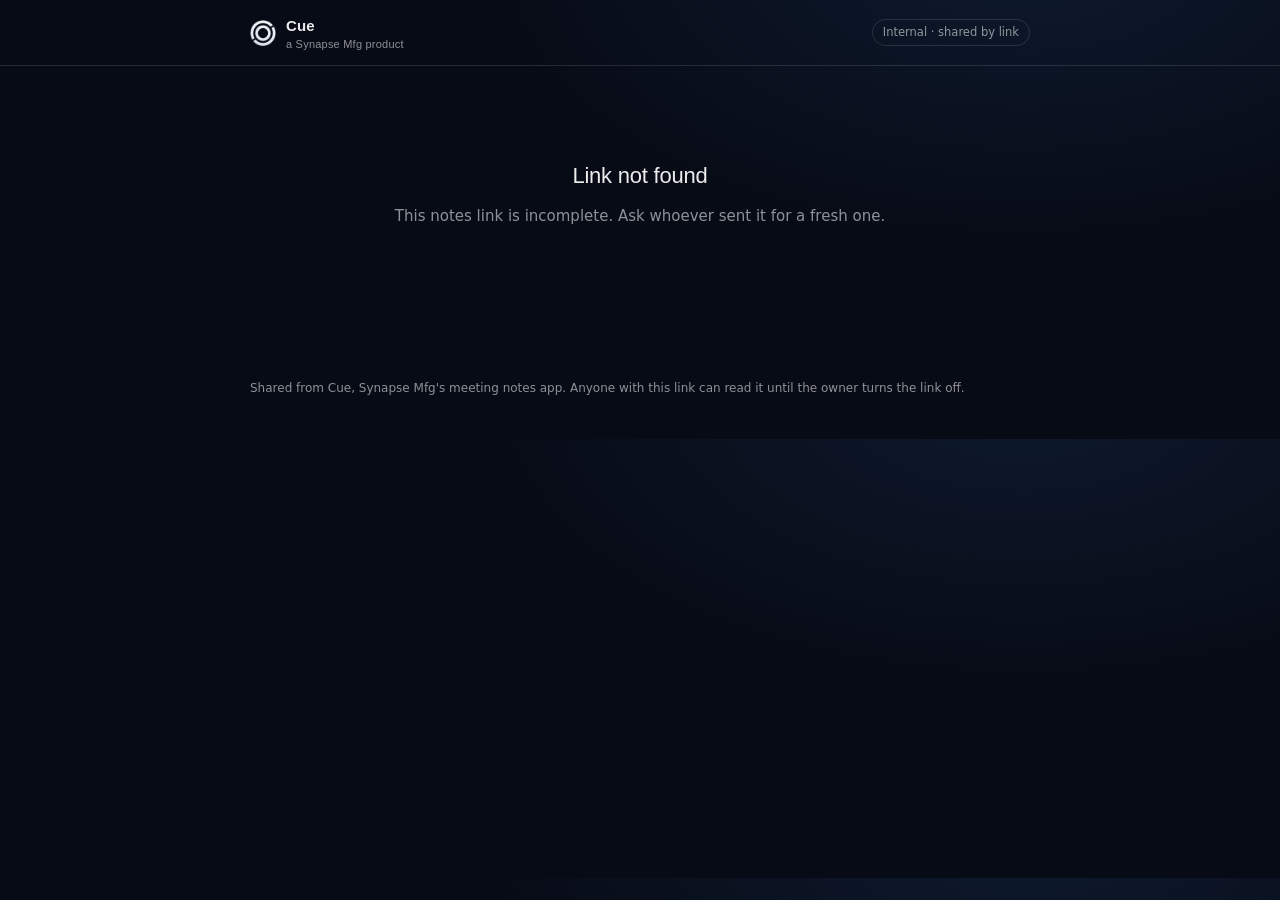
<file: notes/index.html>
<!doctype html>
<html lang="en">
<head>
<meta charset="utf-8">
<meta http-equiv="Content-Security-Policy" content="default-src 'none'; script-src 'sha256-u5XUwV8SifeEhuqs6/O7GGiEde1YoEDvdi7UkzcJBUI=' 'sha256-JrDXS5hcRCl67nfHlggjvGAVlhytp65dUAantVk1GRc=' 'sha256-wUl/1e1P0/5eWZFRHKh6zCGDbbM4biLp4VxWdDVVu7c='; style-src 'unsafe-inline' https://fonts.googleapis.com; font-src https://fonts.gstatic.com; img-src 'self' data:; media-src 'self'; connect-src https://vnukfvbmimakiotsanjv.supabase.co; base-uri 'none'; form-action 'none'">
<meta name="viewport" content="width=device-width, initial-scale=1">
<meta name="robots" content="noindex, nofollow, noarchive">
<meta name="referrer" content="no-referrer">
<title>Meeting notes · Cue by Synapse</title>
<link rel="icon" href="[data-uri]">
<link rel="preconnect" href="https://fonts.googleapis.com">
<link rel="preconnect" href="https://fonts.gstatic.com" crossorigin>
<link href="https://fonts.googleapis.com/css2?family=Cal+Sans&family=Inter:wght@400;500;600;700&display=swap" rel="stylesheet">
<style>
:root {
  --bg: #070b16; --panel: #0f182b; --line: rgba(255,255,255,.12); --text: rgba(255,255,255,.92); --text-2: rgba(255,255,255,.72); --text-3: rgba(255,255,255,.55);
  --brand: #4a9eff; --brand-2: #4a9eff; --chip: rgba(255,255,255,.06);
}
* { box-sizing: border-box; }
html, body { margin: 0; background: radial-gradient(900px 480px at 80% -10%, rgba(74,158,255,.10), transparent 60%), var(--bg); color: var(--text); font: 15px/1.6 Inter, system-ui, -apple-system, sans-serif; -webkit-font-smoothing: antialiased; }
a { color: var(--brand-2); }
.top { border-bottom: 1px solid var(--line); }
.top .in { max-width: 820px; margin: 0 auto; padding: 14px 20px; display: flex; align-items: center; gap: 10px; }
.mark { width: 26px; height: 26px; }
.brand { font-family: 'Cal Sans', Inter, sans-serif; font-weight: 700; font-size: 15px; letter-spacing: 0.01em; }
.brand small { display: block; font: 500 11px/1.2 Inter, sans-serif; color: var(--text-3); letter-spacing: 0.02em; }
.tag { margin-left: auto; font-size: 11.5px; color: var(--text-3); border: 1px solid var(--line); border-radius: 99px; padding: 3px 10px; }
main { max-width: 820px; margin: 0 auto; padding: 48px 24px 96px; }
.meta { font-size: 13px; color: var(--text-3); display: flex; flex-wrap: wrap; gap: 4px 14px; }
h1 { font-family: 'Cal Sans', Inter, sans-serif; font-weight: 400; font-size: 38px; line-height: 1.1; letter-spacing: -0.01em; margin: 10px 0 16px; }
.people { display: flex; flex-wrap: wrap; gap: 6px; margin-bottom: 28px; }
.chip { background: var(--chip); border: 1px solid var(--line); border-radius: 99px; padding: 2px 10px; font-size: 12.5px; color: var(--text-2); }
.tabs { display: flex; gap: 4px; border-bottom: 1px solid var(--line); margin-bottom: 22px; }
.tabs button { background: none; border: 0; border-bottom: 2px solid transparent; color: var(--text-3); font: 600 13.5px Inter, sans-serif; padding: 9px 12px; cursor: pointer; margin-bottom: -1px; }
.tabs button.on { color: var(--text); border-color: var(--brand-2); }
.md h1, .md h2, .md h3 { font-family: 'Cal Sans', Inter, sans-serif; letter-spacing: -0.005em; line-height: 1.3; }
.md h1 { font-size: 20px; margin: 26px 0 8px; } .md h2 { font-size: 17px; margin: 24px 0 6px; } .md h3 { font-size: 15px; margin: 18px 0 4px; }
.md > :first-child { margin-top: 0; }
.md ul, .md ol { padding-left: 22px; } .md li { margin: 3px 0; }
.md p { margin: 8px 0; color: var(--text); }
.md code { background: var(--chip); padding: 1px 5px; border-radius: 4px; font-size: 13px; }
.md table { border-collapse: collapse; width: 100%; font-size: 13.5px; } .md td, .md th { border: 1px solid var(--line); padding: 5px 8px; text-align: left; }
.md blockquote { margin: 10px 0; padding: 2px 14px; border-left: 3px solid var(--brand); color: var(--text-2); }
.lines { display: grid; gap: 10px; }
.line { display: grid; grid-template-columns: 54px 1fr; gap: 10px; }
.untimed .line { grid-template-columns: 1fr; } .untimed .line .t { display: none; }
.line .t { color: var(--text-3); font-size: 12px; padding-top: 2px; font-variant-numeric: tabular-nums; }
.line b { font-size: 12.5px; color: var(--brand-2); display: block; }
.line.me b { color: var(--text-3); }
.line p { margin: 0; color: var(--text); }
.empty, .state { color: var(--text-3); padding: 40px 0; text-align: center; }
.state h1 { font-size: 22px; color: var(--text); }
footer { max-width: 820px; margin: 0 auto; padding: 0 20px 40px; font-size: 12px; color: var(--text-3); }
@media (max-width: 560px) { h1 { font-size: 24px; } .line { grid-template-columns: 1fr; gap: 0; } .tag { display: none; } }
</style>
</head>
<body>
<header class="top"><div class="in">
  <img class="mark" src="[data-uri]" alt="">
  <div class="brand">Cue<small>a Synapse Mfg product</small></div>
  <span class="tag">Internal · shared by link</span>
</div></header>
<main id="main"><div class="state">Loading…</div></main>
<footer>Shared from Cue, Synapse Mfg's meeting notes app. Anyone with this link can read it until the owner turns the link off.</footer>
<script>/**
 * marked v18.2.1 - a markdown parser
 * Copyright (c) 2018-2026, MarkedJS. (MIT License)
 * Copyright (c) 2011-2018, Christopher Jeffrey. (MIT License)
 * https://github.com/markedjs/marked
 */

/**
 * DO NOT EDIT THIS FILE
 * The code in this file is generated from files in ./src/
 */
(function(g,f){if(typeof exports=="object"&&typeof module<"u"){module.exports=f()}else if("function"==typeof define && define.amd){define("marked",f)}else {g["marked"]=f()}}(typeof globalThis < "u" ? globalThis : typeof self < "u" ? self : this,function(){var exports={};var __exports=exports;var module={exports};
"use strict";var ue=Object.defineProperty;var Fe=Object.getOwnPropertyDescriptor;var Qe=Object.getOwnPropertyNames;var We=Object.prototype.hasOwnProperty;var Ue=(l,e)=>{for(var t in e)ue(l,t,{get:e[t],enumerable:!0})},Ke=(l,e,t,n)=>{if(e&&typeof e=="object"||typeof e=="function")for(let r of Qe(e))!We.call(l,r)&&r!==t&&ue(l,r,{get:()=>e[r],enumerable:!(n=Fe(e,r))||n.enumerable});return l};var Xe=l=>Ke(ue({},"__esModule",{value:!0}),l);var rn={};Ue(rn,{Hooks:()=>C,Lexer:()=>w,Marked:()=>U,Parser:()=>P,Renderer:()=>L,TextRenderer:()=>E,Tokenizer:()=>_,defaults:()=>y,getDefaults:()=>D,lexer:()=>nn,marked:()=>x,options:()=>Xt,parse:()=>en,parseInline:()=>Yt,parser:()=>tn,setOptions:()=>Vt,use:()=>Ge,walkTokens:()=>Jt});module.exports=Xe(rn);function D(){return{async:!1,breaks:!1,extensions:null,gfm:!0,hooks:null,pedantic:!1,renderer:null,silent:!1,tokenizer:null,walkTokens:null}}var y=D();function pe(l){y=l}var v={exec:()=>null};function q(l){let e=[];return t=>{let n=Math.max(0,Math.min(3,t-1)),r=e[n];return r||(r=l(n),e[n]=r),r}}function g(l,e=""){let t=typeof l=="string"?l:l.source,n={replace:(r,s)=>{let o=typeof s=="string"?s:s.source;return o=o.replace(O.caret,"$1"),t=t.replace(r,o),n},getRegex:()=>new RegExp(t,e)};return n}var $e=((l="")=>{try{return!!new RegExp("(?<=1)(?<!1)"+l)}catch{return!1}})(),O={codeRemoveIndent:/^(?: {0,3}\t| {1,4})/gm,listInterruptsParagraph:/^ {0,3}(?:[*+-]|1[.)])[ \t]+[^ \t\n]/,outputLinkReplace:/\\([\[\]])/g,indentCodeCompensation:/^(\s+)(?:```)/,beginningSpace:/^\s+/,endingHash:/#$/,startingSpaceChar:/^ /,endingSpaceChar:/ $/,endingSpaceTabChar:/[ \t]$/,nonSpaceChar:/[^ ]/,newLineCharGlobal:/\n/g,tabCharGlobal:/\t/g,leadingSpaceTab:/^[ \t]+/,multipleSpaceGlobal:/\s+/g,blankLine:/^[ \t]*$/,doubleBlankLine:/\n[ \t]*\n[ \t]*$/,blockquoteStart:/^ {0,3}>/,blockquoteSetextReplace:/\n {0,3}((?:=+|-+)[ \t]*)(?=\n|$)/g,blockquoteSetextReplace2:/^ {0,3}>[ \t]?/gm,blockquoteMarkerWhitespace:/^( {0,3}>)(\t[ \t]*)/gm,nestedBlockMarker:/^ {0,3}(?:(?:[*+-]|\d{1,9}[.)])(?: |$)|> ?)/,listReplaceNesting:/^ {1,4}(?=( {4})*[^ ])/g,listIsTask:/^\[[ xX]\][ \t]+\S/,listReplaceTask:/^\[[ xX]\][ \t]+/,listTaskCheckbox:/\[[ xX]\]/,anyLine:/\n.*\n/,hrefBrackets:/^<(.*)>$/,tableDelimiter:/[:|]/,tableAlignChars:/^\||\| *$/g,tableRowBlankLine:/\n[ \t]*$/,tableAlignRight:/^ *-+: *$/,tableAlignCenter:/^ *:-+: *$/,tableAlignLeft:/^ *:-+ *$/,startATag:/^<a /i,endATag:/^<\/a>/i,startPreScriptTag:/^<(pre|code|kbd|script)(\s|>)/i,endPreScriptTag:/^<\/(pre|code|kbd|script)(\s|>)/i,startAngleBracket:/^</,endAngleBracket:/>$/,pedanticHrefTitle:/^([^'"]*[^\s])\s+(['"])(.*)\2/,unicodeAlphaNumeric:/[\p{L}\p{N}]/u,numericCharacterReference:/&#(?:(\d{1,7})|[Xx]([A-Fa-f0-9]{1,6}));/,numericCharacterReferenceOrAmpersand:/&#(?:(\d{1,7})|[Xx]([A-Fa-f0-9]{1,6}));|&(?!(#\d{1,7}|#[Xx][a-fA-F0-9]{1,6}|\w+);)/g,escapeTest:/[&<>"']/,escapeReplace:/[&<>"']/g,escapeTestNoEncode:/[<>"']|&(?!(#\d{1,7}|#[Xx][a-fA-F0-9]{1,6}|\w+);)/,escapeReplaceNoEncode:/[<>"']|&(?!(#\d{1,7}|#[Xx][a-fA-F0-9]{1,6}|\w+);)/g,caret:/(^|[^\[])\^/g,percentDecode:/%25/g,findPipe:/\|/g,splitPipe:/ \|/,slashPipe:/\\\|/g,carriageReturn:/\r\n|\r/g,spaceLine:/^ +$/gm,notSpaceStart:/^\S*/,endingNewline:/\n$/,listItemRegex:l=>new RegExp(`^( {0,3}${l})((?:[	 ][^\\n]*)?(?:\\n|$))`),nextBulletRegex:q(l=>new RegExp(`^ {0,${l}}(?:[*+-]|\\d{1,9}[.)])((?:[ 	][^\\n]*)?(?:\\n|$))`)),hrRegex:q(l=>new RegExp(`^ {0,${l}}((?:-[ 	]*){3,}|(?:_[ 	]*){3,}|(?:\\*[ 	]*){3,})(?:\\n+|$)`)),fencesBeginRegex:q(l=>new RegExp(`^ {0,${l}}(?:\`\`\`|~~~)`)),headingBeginRegex:q(l=>new RegExp(`^ {0,${l}}#{1,6}(?:\\s|$)`)),pedanticHeadingBeginRegex:q(l=>new RegExp(`^ {0,${l}}#`)),htmlBeginRegex:q(l=>new RegExp(`^ {0,${l}}(?:</?(?:${de})(?:[ \\t]+|$|/?>)|<(?:(?:script|pre|style|textarea)(?:[\\s>]|$)|!--)|<\\?|<![A-Za-z]|<!\\[CDATA\\[)`,"i")),blockquoteBeginRegex:q(l=>new RegExp(`^ {0,${l}}>`)),nestedContainerMarkers:/^(?: {0,3}(?:(?:[*+-]|\d{1,9}[.)])[ \t]+|>[ \t]?))+/},Ve=/^(?:[ \t]*(?:\n|$))+/,Je=/^((?: {4}| {0,3}\t)[^\n]+(?:\n(?:[ \t]*(?:\n|$))*)?)+/,Ye=/^ {0,3}(`{3,}(?=[^`\n]*(?:\n|$))|~{3,})([^\n]*)(?:\n|$)(?:|([\s\S]*?)(?:\n|$))(?: {0,3}(?:(?=`)\1`*|(?=~)\1~*) *(?=\n|$)|$)/,J=/^ {0,3}((?:-[\t ]*){3,}|(?:_[ \t]*){3,}|(?:\*[ \t]*){3,})(?:\n+|$)/,et=/^ {0,3}(#{1,6})(?=\s|$)(.*)(?:\n+|$)/,he=/ {0,3}(?:[*+-]|\d{1,9}[.)])/,de="address|article|aside|base|basefont|blockquote|body|caption|center|col|colgroup|dd|details|dialog|dir|div|dl|dt|fieldset|figcaption|figure|footer|form|frame|frameset|h[1-6]|head|header|hr|html|iframe|legend|li|link|main|menu|menuitem|meta|nav|noframes|ol|optgroup|option|p|param|search|section|summary|table|tbody|td|tfoot|th|thead|title|tr|track|ul",Y=g(" {0,3}(?:</?(?:tag)(?:[ \\t]+|\\n|/?>)|<(?:(?:script|pre|style|textarea)(?:[\\s>]|$)|!--)|<\\?|<![A-Za-z]|<!\\[CDATA\\[)").replace("tag",de).getRegex(),Le=/^(?!bull |blockCode|fences|blockquote|heading|html|table)((?:.|\n(?!\s*?\n|bull |fences|blockquote|heading|hr|html|table))+?)\n {0,3}(=+|-+)[ \t]*(?:\n+|$)/,Ce=g(Le).replace(/bull/g,he).replace(/blockCode/g,/(?: {4}| {0,3}\t)/).replace(/fences/g,/ {0,3}(?:`{3,}|~{3,})/).replace(/blockquote/g,/ {0,3}>/).replace(/heading/g,/ {0,3}#{1,6}(?:\s|$)/).replace(/hr/g,/ {0,3}(?:(?:-[\t ]*){3,}|(?:_[ \t]*){3,}|(?:\*[ \t]*){3,})(?:\n+|$)/).replace(/\|table/g,"").replace(/html/g,Y).getRegex(),tt=g(Le).replace(/bull/g,he).replace(/blockCode/g,/(?: {4}| {0,3}\t)/).replace(/fences/g,/ {0,3}(?:`{3,}|~{3,})/).replace(/blockquote/g,/ {0,3}>/).replace(/heading/g,/ {0,3}#{1,6}(?:\s|$)/).replace(/hr/g,/ {0,3}(?:(?:-[\t ]*){3,}|(?:_[ \t]*){3,}|(?:\*[ \t]*){3,})(?:\n+|$)/).replace(/table/g,/ {0,3}\|?(?:[:\- ]*\|)+[\:\- ]*\n/).replace(/html/g,Y).getRegex(),ge=/^([^\n]+(?:\n(?!hr|heading|lheading|blockquote|fences|list|html|table|[ \t]+\n)[^\n]+)*)/,nt=/^[^\n]+/,ke=/(?!\s*\])(?:\\[\s\S]|[^\[\]\\\n]|\n(?![ \t]*\n))+/,rt=g(/^ {0,3}\[(label)\]: *(?:\n[ \t]*)?([^<\s][^\s]*|<(?:\\.|[^\n<>\\])*>)(?:(?: +(?:\n[ \t]*)?| *\n[ \t]*)(title))? *(?:\n+|$)/).replace("label",ke).replace("title",/(?:"(?:\\[\s\S]|[^"\\])*"|'(?:\\[\s\S]|[^'\\\n]|\n(?!\n))*'|\((?:\\[\s\S]|[^()\\])*\))/).getRegex(),st=g(/^(bull)([ \t][^\n]*?)?(?:\n|$)/).replace(/bull/g,he).getRegex(),fe=/<!--(?:-?>|[\s\S]*?(?:-->|$))/,it=g("^ {0,3}(?:<(script|pre|style|textarea)[\\s>][\\s\\S]*?(?:</\\1>[^\\n]*\\n*|$)|comment[^\\n]*(\\n+|$)|<\\?[\\s\\S]*?(?:\\?>[^\\n]*\\n*|$)|<![A-Z][\\s\\S]*?(?:>[^\\n]*\\n*|$)|<!\\[CDATA\\[[\\s\\S]*?(?:\\]\\]>[^\\n]*\\n*|$)|</?(tag)(?:[ \\t]+|\\n|/?>|$)[\\s\\S]*?(?:(?:\\n[ 	]*)+\\n|$)|<(?!(?:script|pre|style|textarea)(?![a-z0-9-]))([a-z][a-z0-9-]*)(?:attribute)*?[ \\t]*/?>(?=[ \\t]*(?:\\n|$))[\\s\\S]*?(?:(?:\\n[ 	]*)+\\n|$)|</[a-z][a-z0-9-]*\\s*>(?=[ \\t]*(?:\\n|$))[\\s\\S]*?(?:(?:\\n[ 	]*)+\\n|$))","i").replace("comment",fe).replace("tag",de).replace("attribute",/[ \t]+[a-zA-Z:_][\w.:-]*(?:[ \t]*=[ \t]*"[^"\n]*"|[ \t]*=[ \t]*'[^'\n]*'|[ \t]*=[ \t]*[^\s"'=<>`]+)?/).getRegex(),Ie=l=>g(ge).replace("hr",J).replace("heading"," {0,3}#{1,6}(?:\\s|$)").replace("|lheading","").replace("|table","").replace("blockquote"," {0,3}>").replace("fences"," {0,3}(?:`{3,}(?=[^`\\n]*(?:\\n|$))|~~~)[^\\n]*(?:\\n|$)").replace("list",l).replace("html",Y).getRegex(),ot=Ie(/ {0,3}(?:[*+-]|1[.)])[ \t]+[^ \t\n]/),at=Ie(/ {0,3}(?:[*+-]|\d{1,9}[.)])(?:[ \t]|\n|$)/),lt=g(/^( {0,3}> ?(?:(?![ \t]*(?:\n|$))(paragraph)|[^\n]*)(?:\n|$))+/).replace("paragraph",at).getRegex(),me={blockquote:lt,code:Je,def:rt,fences:Ye,heading:et,hr:J,html:it,lheading:Ce,list:st,newline:Ve,paragraph:ot,table:v,text:nt},ye=g("^ *([^\\n ].*)\\n {0,3}((?:\\| *)?:?-+:? *(?:\\| *:?-+:? *)*(?:\\| *)?)(?:\\n((?:(?! *\\n|hr|heading|blockquote|code|fences|list|html).*(?:\\n|$))*)\\n*|$)").replace("hr",J).replace("heading"," {0,3}#{1,6}(?:\\s|$)").replace("blockquote"," {0,3}>").replace("code","(?: {4}| {0,3}	)[^\\n]").replace("fences"," {0,3}(?:`{3,}(?=[^`\\n]*(?:\\n|$))|~~~)[^\\n]*(?:\\n|$)").replace("list"," {0,3}(?:[*+-]|1[.)])[ \\t]").replace("html",Y).getRegex(),ut={...me,lheading:tt,table:ye,paragraph:g(ge).replace("hr",J).replace("heading"," {0,3}#{1,6}(?:\\s|$)").replace("|lheading","").replace("table",ye).replace("blockquote"," {0,3}>").replace("fences"," {0,3}(?:`{3,}(?=[^`\\n]*(?:\\n|$))|~~~)[^\\n]*(?:\\n|$)").replace("list"," {0,3}(?:[*+-]|1[.)])[ \\t]+[^ \\t\\n]").replace("html",Y).getRegex()},pt={...me,html:g(`^ *(?:comment(?: *\\n|\\s*$)|<(tag)[\\s\\S]+?</\\1>(?: *\\n{2,}|\\s*$)|<tag(?:"[^"]*"|'[^']*'|\\s[^'"/>\\s]*)*?/?>(?: *\\n{2,}|\\s*$))`).replace("comment",fe).replace(/tag/g,"(?!(?:a|em|strong|small|s|cite|q|dfn|abbr|data|time|code|var|samp|kbd|sub|sup|i|b|u|mark|ruby|rt|rp|bdi|bdo|span|br|wbr|ins|del|img)\\b)\\w+(?!:|[^\\w\\s@]*@)\\b").getRegex(),def:/^ *\[([^\]]+)\]: *<?([^\s>]+)>?(?: +(["(][^\n]+[")]))? *(?:\n+|$)/,heading:/^(#{1,6})(.*)(?:\n+|$)/,fences:v,lheading:/^(.+?)\n {0,3}(=+|-+) *(?:\n+|$)/,paragraph:g(ge).replace("hr",J).replace("heading",` *#{1,6} *[^
]`).replace("|table","").replace("blockquote"," {0,3}>").replace("|fences","").replace("|list","").replace("|html","").replace("|tag","").replace("lheading",Ce).getRegex()},ct=/^\\([!"#$%&'()*+,\-./:;<=>?@\[\]\\^_`{|}~])/,ht=/^(`+)([^`]|[^`][\s\S]*?[^`])\1(?!`)/,Ae=/^( {2,}|\\)\n(?!\s*$)[ \t]*/,dt=/^(`+|[^`])(?:(?= {2,}\n)|[\s\S]*?(?:(?=[\\<!\[`*_]|\b_|$)|[^ ](?= {2,}\n)))/,I=/[\p{P}\p{S}]/u,N=/[\s\p{P}\p{S}]/u,ee=/[^\s\p{P}\p{S}]/u,gt=g(/^((?![*_])punctSpace)/,"u").replace(/punctSpace/g,N).getRegex(),kt=/[\p{Pi}\p{Ps}"']/u,Ee=/(?!~)[\p{P}\p{S}]/u,ft=/(?!~)[\s\p{P}\p{S}]/u,mt=/(?:[^\s\p{P}\p{S}]|~)/u,xt=g(/link|precode-code|html/,"g").replace("link",/\[(?:[^\[\]`]|(?<a>`+)[^`]+\k<a>(?!`))*?\]\((?:\\[\s\S]|[^\\\(\)]|\((?:\\[\s\S]|[^\\\(\)])*\))*\)/).replace("precode-",$e?"(?<!`)()":"(^^|[^`])").replace("code",/(?<b>`+)[^`]+\k<b>(?!`)/).replace("html",/<(?! )[^<>]*?>/).getRegex(),ze=/^(?:\*+(?:((?!\*)punct)|([^\s*]))?)|^_+(?:((?!_)punct)|([^\s_]))?/,bt=g(ze,"u").replace(/punct/g,I).getRegex(),Rt=g(ze,"u").replace(/punct/g,Ee).getRegex(),Tt=/^(?:\*+(?:((?!\*)(?!openQuote)punct)|([^\s*]))?)|^_+(?:((?!_)(?!openQuote)punct)|([^\s_]))?/,Ot=g(Tt,"u").replace(/openQuote/g,kt).replace(/punct/g,I).getRegex(),Me="^[^_*]*?__[^_*]*?\\*[^_*]*?(?=__)|[^*]+(?=[^*])|(?!\\*)punct(\\*+)(?=[\\s]|$)|notPunctSpace(\\*+)(?!\\*)(?=punctSpace|$)|(?!\\*)punctSpace(\\*+)(?=notPunctSpace)|[\\s](\\*+)(?!\\*)(?=punct)|(?!\\*)punct(\\*+)(?!\\*)(?=punct)|notPunctSpace(\\*+)(?=notPunctSpace)",wt=g(Me,"gu").replace(/notPunctSpace/g,ee).replace(/punctSpace/g,N).replace(/punct/g,I).getRegex(),Pt=g(Me,"gu").replace(/notPunctSpace/g,mt).replace(/punctSpace/g,ft).replace(/punct/g,Ee).getRegex(),yt="^[^_*]*?__[^_*]*?\\*[^_*]*?(?=__)|[^*]+(?=[^*])|(?!\\*)punct(\\*+)(?=[\\s]|$)|notPunctSpace(\\*+)(?!\\*)(?=punctSpace|$)|(?!\\*)[\\s](\\*+)(?=notPunctSpace)|[\\s](\\*+)(?!\\*)(?=punct)|(?!\\*)punct(\\*+)(?!\\*)(?=punct)|(?:(?!\\*)punct|notPunctSpace)(\\*+)(?!\\*)(?=notPunctSpace)",St=g(yt,"gu").replace(/notPunctSpace/g,ee).replace(/punctSpace/g,N).replace(/punct/g,I).getRegex(),_t=g("^[^_*]*?\\*\\*[^_*]*?_[^_*]*?(?=\\*\\*)|[^_]+(?=[^_])|(?!_)punct(_+)(?=[\\s]|$)|notPunctSpace(_+)(?!_)(?=punctSpace|$)|(?!_)punctSpace(_+)(?=notPunctSpace)|[\\s](_+)(?!_)(?=punct)|(?!_)punct(_+)(?!_)(?=punct)","gu").replace(/notPunctSpace/g,ee).replace(/punctSpace/g,N).replace(/punct/g,I).getRegex(),$t="^[^_*]*?\\*\\*[^_*]*?_[^_*]*?(?=\\*\\*)|[^_]+(?=[^_])|(?!_)punct(_+)(?=[\\s]|$)|notPunctSpace(_+)(?!_)(?=punctSpace|$)|(?!_)[\\s](_+)(?=notPunctSpace)|[\\s](_+)(?!_)(?=punct)|(?!_)punct(_+)(?!_)(?=punct)|(?:(?!_)punct|notPunctSpace)(_+)(?!_)(?=notPunctSpace)",Lt=g($t,"gu").replace(/notPunctSpace/g,ee).replace(/punctSpace/g,N).replace(/punct/g,I).getRegex(),Ct=g(/^~~?(?:((?!~)punct)|[^\s~])/,"u").replace(/punct/g,I).getRegex(),It="^[^~]+(?=[^~])|(?!~)punct(~~?)(?=[\\s]|$)|notPunctSpace(~~?)(?!~)(?=punctSpace|$)|(?!~)punctSpace(~~?)(?=notPunctSpace)|[\\s](~~?)(?!~)(?=punct)|(?!~)punct(~~?)(?!~)(?=punct)|notPunctSpace(~~?)(?=notPunctSpace)",At=g(It,"gu").replace(/notPunctSpace/g,ee).replace(/punctSpace/g,N).replace(/punct/g,I).getRegex(),Et=g(/\\(punct)/,"gu").replace(/punct/g,I).getRegex(),zt=g(/(`+)(?:[^`]|[^`][\s\S]*?[^`])\1(?!`)|`+|\\(punct)/,"gu").replace(/punct/g,I).getRegex(),Mt=g(/^<(scheme:[^\s\x00-\x1f<>]*|email)>/).replace("scheme",/[a-zA-Z][a-zA-Z0-9+.-]{1,31}/).replace("email",/[a-zA-Z0-9.!#$%&'*+/=?^_`{|}~-]+(@)[a-zA-Z0-9](?:[a-zA-Z0-9-]{0,61}[a-zA-Z0-9])?(?:\.[a-zA-Z0-9](?:[a-zA-Z0-9-]{0,61}[a-zA-Z0-9])?)+(?![-_])/).getRegex(),Bt=g(fe).replace("(?:-->|$)","-->").getRegex(),Dt=g("^comment|^</[a-zA-Z][a-zA-Z0-9-]*\\s*>|^<[a-zA-Z][a-zA-Z0-9-]*(?:attribute)*?\\s*/?>|^<\\?[\\s\\S]*?\\?>|^<![a-zA-Z]+\\s[\\s\\S]*?>|^<!\\[CDATA\\[[\\s\\S]*?\\]\\]>").replace("comment",Bt).replace("attribute",/\s+[a-zA-Z:_][\w.:-]*(?:\s*=\s*"[^"]*"|\s*=\s*'[^']*'|\s*=\s*[^\s"'=<>`]+)?/).getRegex(),Be=/\[(?:\\[\s\S]|[^\[\]\\])*\]/,ie=g(/(?:\[(?:brackets|\\[\s\S]|[^\[\]\\])*\]|\\[\s\S]|`+(?!`)[^`]*?`+(?!`)|``+(?=\])|[^\[\]\\`])*?/).replace("brackets",Be).getRegex(),qt=g(/^!?\[(label)\]\([ \t\n]*(href)(?:(?:[ \t]+(?:\n[ \t]*)?|\n[ \t]*)(title))?[ \t\n]*\)/).replace("label",ie).replace("href",/<(?:\\.|[^\n<>\\])*>|(?!<)[^ \t\n\x00-\x1f]+|(?=\))/).replace("title",/"(?:\\[\s\S]|[^"\\])*"|'(?:\\[\s\S]|[^'\\])*'|\((?:\\[\s\S]|[^)\\])*\)/).getRegex(),vt=g(/^!?\[(label)\]\[(ref)\]/).replace("label",ie).replace("ref",ke).getRegex(),Ht=g(/^!?\[(ref)\](?:\[\])?/).replace("ref",ke).getRegex(),Se=/(?!\s*\])(?:\\[\s\S]|[^\[\]\\]){1,999}/,Zt=g(/(?:[^\[\]\\`]*(?:\[(?:brackets|\\[\s\S]|[^\[\]\\])*\]|\\[\s\S]|`+(?!`)[^`]*?`+(?!`)|``+(?=\]))){0,999}?[^\[\]\\`]*?/).replace("brackets",Be).getRegex(),jt=g("reflink|nolink(?!\\()","g").replace("reflink",g(/^!?\[(label)\]\[(ref)\]/).replace("label",Zt).replace("ref",Se).getRegex()).replace("nolink",g(/^!?\[(ref)\](?:\[\])?/).replace("ref",Se).getRegex()).getRegex(),_e=/[hH][tT][tT][pP][sS]?|[fF][tT][pP]/,Gt=/[A-Za-z0-9._+-]+@[a-zA-Z0-9-_]+(?:\.[a-zA-Z0-9-_]*[a-zA-Z0-9])+(?![\w-])/,Nt=g(/(?:mailto:email|xmpp:email(?:\/[A-Za-z0-9@.]+)?)/).replace(/email/g,Gt).getRegex(),xe={_backpedal:v,anyPunctuation:Et,anyPunctuationOutsideCode:zt,autolink:Mt,blockSkip:xt,br:Ae,code:ht,del:v,delLDelim:v,delRDelim:v,emStrongLDelim:bt,emStrongRDelimAst:wt,emStrongRDelimUnd:_t,escape:ct,link:qt,nolink:Ht,punctuation:gt,reflink:vt,reflinkSearch:jt,tag:Dt,text:dt,url:v},Ft={...xe,emStrongLDelim:Ot,emStrongRDelimAst:St,emStrongRDelimUnd:Lt,link:g(/^!?\[(label)\]\((.*?)\)/).replace("label",ie).getRegex(),reflink:g(/^!?\[(label)\]\s*\[([^\]]*)\]/).replace("label",ie).getRegex()},ce={...xe,emStrongRDelimAst:Pt,emStrongLDelim:Rt,delLDelim:Ct,delRDelim:At,url:g(/^emailProtocol|^((?:protocol):\/\/|www\.)(?:[a-zA-Z0-9\-]+\.?)+[^\s<]*|^email/).replace("emailProtocol",Nt).replace("protocol",_e).replace("email",/[A-Za-z0-9._+-]+(@)[a-zA-Z0-9-_]+(?:\.[a-zA-Z0-9-_]*[a-zA-Z0-9])+(?![\w-])/).getRegex(),_backpedal:/(?:[^?!.,:;*_'"~()&]+|\([^)]*\)|&(?![a-zA-Z0-9]+;$)|[?!.,:;*_'"~)]+(?!$))+/,del:/^(~~?)(?=[^\s~])((?:\\[\s\S]|[^\\])*?(?:\\[\s\S]|[^\s~\\]))\1(?=[^~]|$)/,text:g(/^(?:[^a-zA-Z0-9](?=emailProtocol)|(`+|~+|[^`~])(?:(?=[`~])|(?= {2,}\n)|(?=[a-zA-Z0-9.!#$%&'*+\/=?_`{\|}~-]+@)|[\s\S]*?(?:(?=[\\<!\[`*~_]|\b_|protocol:\/\/|wwwStart|$)|[^ ](?= {2,}\n)|[^a-zA-Z0-9](?=emailProtocol)|[^a-zA-Z0-9.!#$%&'*+\/=?_`{\|}~-](?=[a-zA-Z0-9.!#$%&'*+\/=?_`{\|}~-]+@))))/).replace("protocol",_e).replace(/emailProtocol/g,/(?:mailto|xmpp):/).replace("wwwStart",$e?"(?<![^\\s*_~(])www\\.":"www\\.").getRegex()},Qt={...ce,br:g(Ae).replace("{2,}","*").getRegex(),text:g(ce.text).replace("\\b_","\\b_| {2,}\\n").replace(/\{2,\}/g,"*").getRegex()},te={normal:me,gfm:ut,pedantic:pt},F={normal:xe,gfm:ce,breaks:Qt,pedantic:Ft};var Wt={"&":"&amp;","<":"&lt;",">":"&gt;",'"':"&quot;","'":"&#39;"},De=l=>Wt[l];function S(l,e){if(e){if(O.escapeTest.test(l))return l.replace(O.escapeReplace,De)}else if(O.escapeTestNoEncode.test(l))return l.replace(O.escapeReplaceNoEncode,De);return l}function qe(l){return O.numericCharacterReference.test(l)?l.replace(O.numericCharacterReferenceOrAmpersand,(e,t,n)=>{if(t===void 0&&n===void 0)return"&amp;";let r=t===void 0?Number.parseInt(n,16):Number.parseInt(t,10);return r===0||r>1114111||r>=55296&&r<=57343?"\uFFFD":r===38?"&amp;":String.fromCodePoint(r)}):l}function be(l){try{l=encodeURI(l).replace(O.percentDecode,"%")}catch{return null}return l}function Re(l,e){let t=l.replace(O.findPipe,(s,o,i)=>{let a=!1,c=o;for(;--c>=0&&i[c]==="\\";)a=!a;return a?"|":" |"}),n=t.split(O.splitPipe),r=0;if(n[0].trim()||n.shift(),n.length>0&&!n.at(-1)?.trim()&&n.pop(),e)if(n.length>e)n.splice(e);else for(;n.length<e;)n.push("");for(;r<n.length;r++)n[r]=n[r].trim().replace(O.slashPipe,"|");return n}function A(l,e,t){let n=l.length;if(n===0)return"";let r=0;for(;r<n;){let s=l.charAt(n-r-1);if(s===e&&!t)r++;else if(s!==e&&t)r++;else break}return l.slice(0,n-r)}function Te(l){let e=l.split(`
`),t=e.length-1;for(;t>=0&&O.blankLine.test(e[t]);)t--;return e.length-t<=2?l:e.slice(0,t+1).join(`
`)}function W(l){return l.trim().replace(O.multipleSpaceGlobal," ").toLowerCase().toUpperCase().toLowerCase()}function Oe(l,e){if(l.indexOf(e[0])===-1&&l.indexOf(e[1])===-1)return-1;let t=0;for(let n=0;n<l.length;n++)if(l[n]==="\\")n++;else if(l[n]===e[0])t++;else if(l[n]===e[1]&&(t--,t<0))return n;return t>0?-2:-1}var Q=new WeakMap;function we(l){let e={"*":-1,_:-1},t=-1,n=l.length;for(let r=0;r<n;r++){let s=l[r];if(s!=="*"&&s!=="_"&&s!=="~")continue;let o=r===0?`
`:l[r-1],i=r+1;for(;i<n&&l[i]===s;)i++;o!==" "&&o!=="	"&&o!==`
`&&o!=="\r"&&o!=="\f"&&(s==="~"?t=r:e[s]=r),r=i-1}return{maskedSrc:l,lastPossibleEmStrongCloserIndex:e,lastPossibleDelCloserIndex:t}}function ve(l,e){let t=we(e),n=Q.get(l);n?n.push(t):Q.set(l,[t])}function He(l){let e=Q.get(l);e&&(e.pop(),e.length===0&&Q.delete(l))}function oe(l,e,t){let n=Q.get(l)?.at(-1);return n&&n.maskedSrc===e?n.lastPossibleEmStrongCloserIndex[t]:we(e).lastPossibleEmStrongCloserIndex[t]}function ae(l,e){let t=Q.get(l)?.at(-1);return t&&t.maskedSrc===e?t.lastPossibleDelCloserIndex:we(e).lastPossibleDelCloserIndex}function ne(l,e=0){let t=e,n="";for(let r of l)if(r==="	"){let s=4-t%4;n+=" ".repeat(s),t+=s}else n+=r,t++;return n}function Ut(l,e){let t="";for(let n=0;n<l.length;n++){if(l[n]==="`"){let r=e.inline.code.exec(l.slice(n));if(r){t+=r[0],n+=r[0].length-1;continue}}if(l[n]==="\\"&&(l[n+1]==="["||l[n+1]==="]")){t+=l[n+1],n++;continue}t+=l[n]}return t}function Ze(l,e,t,n,r){let s=e.href,o=e.title||null,i=Ut(l[1],r),a=l[0].charAt(0)==="!",c=n.state.inLink,u=n.state.linkEmitted,d=n.state.inRawBlock;n.state.inLink=!0,n.state.linkEmitted=!1;let h=n.inlineTokens(i),p=n.state.linkEmitted;if(n.state.linkEmitted=u,n.state.inLink=c,!a){if(p){n.state.inRawBlock=d;return}n.state.linkEmitted=!0}return{type:a?"image":"link",raw:t,href:s,title:o,text:i,tokens:h}}function Kt(l,e,t){let n=l.match(t.other.indentCodeCompensation);if(n===null)return e;let r=n[1];return e.split(`
`).map(s=>{let o=s.match(t.other.beginningSpace);if(o===null)return s;let[i]=o;return s.slice(Math.min(i.length,r.length))}).join(`
`)}function je(l,e,t,n){if(!e.includes("<"))return!1;for(let r=0;r<e.length;r++){if(e[r]==="\\"){r++;continue}if(e[r]==="`"){let i=n.inline.code.exec(e.slice(r));if(i){r+=i[0].length-1;continue}}if(e[r]!=="<")continue;let s=l.slice(t+r),o=n.inline.tag.exec(s)||n.inline.autolink.exec(s);if(o){if(o[0].length>e.length-r)return!0;r+=o[0].length-1}}return!1}var _=class{options;rules;lexer;constructor(e){this.options=e||y}space(e){let t=this.rules.block.newline.exec(e);if(t&&t[0].length>0)return{type:"space",raw:t[0]}}code(e){let t=this.rules.block.code.exec(e);if(t){let n=this.options.pedantic?t[0]:Te(t[0]),r=n.replace(this.rules.other.codeRemoveIndent,"");return{type:"code",raw:n,codeBlockStyle:"indented",text:r}}}fences(e){let t=this.rules.block.fences.exec(e);if(t){let n=t[0],r=Kt(n,t[3]||"",this.rules);return t[3]!==void 0&&(r===""||r.endsWith(`
`))&&(r+=`
`),{type:"code",raw:n,lang:t[2]?t[2].trim().replace(this.rules.inline.anyPunctuation,"$1"):t[2],text:r}}}heading(e){let t=this.rules.block.heading.exec(e);if(t){let n=t[2].trim();if(this.rules.other.endingHash.test(n)){let r=A(n,"#");(this.options.pedantic||!r||this.rules.other.endingSpaceTabChar.test(r))&&(n=r.trim())}return{type:"heading",raw:A(t[0],`
`),depth:t[1].length,text:n,tokens:this.lexer.inline(n)}}}hr(e){let t=this.rules.block.hr.exec(e);if(t)return{type:"hr",raw:A(t[0],`
`)}}blockquote(e){let t=this.rules.block.blockquote.exec(e);if(t){let n=A(t[0],`
`).split(`
`),r="",s="",o=[];for(;n.length>0;){let i=!1,a=[],c;for(c=0;c<n.length;c++)if(this.rules.other.blockquoteStart.test(n[c]))a.push(n[c]),i=!0;else if(!i)a.push(n[c]);else break;n=n.slice(c);let u=a.join(`
`),d=u.replace(this.rules.other.blockquoteMarkerWhitespace,(k,m,b)=>b.startsWith(" ")?m+" "+b.slice(1):m+ne(b,m.length)).replace(this.rules.other.blockquoteSetextReplace,`
    $1`).replace(this.rules.other.blockquoteSetextReplace2,"");r=r?`${r}
${u}`:u,s=s?`${s}
${d}`:d;let h=this.lexer.state.top;if(this.lexer.state.top=!0,this.lexer.blockTokens(d,o,!0),this.lexer.state.top=h,n.length===0)break;let p=o.at(-1);if(p?.type==="code"||p?.type==="heading"||p?.type==="hr"||p?.type==="html"||p?.type==="table")break;if(p?.type==="blockquote"){let k=p,m=n.join(`
`),b=k.raw+`
`+m.replace(this.rules.other.blockquoteSetextReplace2,""),f=this.blockquote(b);o[o.length-1]=f;let R=b.substring(f.raw.length).replace(/^\n/,""),z=R?R.split(`
`).length:0,T=z?n.slice(0,-z):n;if(T.length>0&&(r=`${r}
${T.join(`
`)}`),s=s.substring(0,s.length-k.text.length)+f.text,n=n.slice(T.length),n.length>0&&this.rules.other.blockquoteStart.test(n[0]))continue;break}else if(p?.type==="list"){let k=p,m=k.raw+`
`+n.join(`
`),b=this.list(m);o[o.length-1]=b;let f=b.raw.length>k.raw.length?m.slice(k.raw.length+1,b.raw.length).split(`
`).length:0;if(f>0){let R=n.slice(0,f).join(`
`);r=`${r}
${R}`,s=`${s}
${R}`}if(n=n.slice(f),n.length>0&&!this.rules.other.blockquoteStart.test(n[0]))break;continue}}return{type:"blockquote",raw:r,tokens:o,text:s}}}list(e){let t=this.rules.block.list.exec(e);if(t){if(!this.options.pedantic&&this.lexer.state.lastToken?.type==="text"&&!this.rules.other.listInterruptsParagraph.test(e))return;let n=e,r=()=>n.length-e.length,s=t[1].trim(),o=s.length>1,i={type:"list",raw:"",ordered:o,start:o?+s.slice(0,-1):"",loose:!1,items:[]};s=o?`\\d{1,9}\\${s.slice(-1)}`:`\\${s}`,this.options.pedantic&&(s=o?s:"[*+-]");let a=this.rules.other.listItemRegex(s),c=!1;for(;e;){let h=!1,p="";if(!(t=a.exec(e))||this.rules.block.hr.test(e))break;let k=r();e=e.substring(t[0].length);let m=t[2].split(`
`,1)[0],b=t[1].length,f=this.options.pedantic?ne(m,b):m.replace(this.rules.other.leadingSpaceTab,Z=>ne(Z,b)),R=e.split(`
`,1)[0],z=!f.trim(),T=0;if(this.options.pedantic?(T=2,p=f.trimStart()):z?T=b+1:(T=f.search(this.rules.other.nonSpaceChar),T=T>4?1:T,p=f.slice(T),T+=b),z&&this.rules.other.blankLine.test(R)&&(e=e.substring(R.length+1),h=!0),!h){let Z=this.rules.other.nextBulletRegex(T),X=this.rules.other.hrRegex(T),re=this.rules.other.fencesBeginRegex(T),B=this.options.pedantic?this.rules.other.pedanticHeadingBeginRegex(T):this.rules.other.headingBeginRegex(T),V=this.rules.other.htmlBeginRegex(T),se=this.rules.other.blockquoteBeginRegex(T),le=!1;for(;e;){let Pe=e.split(`
`,1)[0],j;if(R=Pe,this.options.pedantic?(R=R.replace(this.rules.other.listReplaceNesting,"  "),j=R):j=R.replace(this.rules.other.leadingSpaceTab,$=>ne($)),re.test(R)||B.test(R)||V.test(R)||se.test(R)||Z.test(R)||X.test(R))break;if(j.search(this.rules.other.nonSpaceChar)>=T||!R.trim())p+=`
`+j.slice(T),le=!1;else{if(z)break;let $=f;if(!this.options.pedantic&&!p.includes(`
`)&&!f.includes("	")){let G;for(;!X.test($)&&(G=this.rules.other.nestedBlockMarker.exec($));)$=$.slice(G[0].length);if(!$.trim())break}if($.replace(this.rules.other.tabCharGlobal,"    ").search(this.rules.other.nonSpaceChar)>=4||re.test($)||B.test($)||V.test($)||X.test($))break;if(!this.options.pedantic&&!le){let G=f.replace(this.rules.other.nestedContainerMarkers,"");if(this.rules.block.fences.test(G)||this.rules.block.heading.test(G)||this.rules.block.hr.test(G))break}let Ne=!this.options.pedantic&&/^ {0,3}(?:=+|-+) *$/.test(R)&&this.rules.block.lheading.test(`${f}
${R}`)?`    ${j.replace(/^ {0,3}/,"")}`:R;p+=`
`+Ne,le=!0}z=!R.trim(),e=e.substring(Pe.length+1),f=j.slice(T)}}let K=n.slice(k,r());i.loose||(c?i.loose=!0:this.rules.other.doubleBlankLine.test(K)&&(c=!0)),i.items.push({type:"list_item",raw:K,task:!!this.options.gfm&&this.rules.other.listIsTask.test(p),loose:!1,text:p,tokens:[]})}let u=i.items.at(-1);if(u)u.raw=u.raw.trimEnd(),u.text=u.text.trimEnd();else return;i.raw=n.slice(0,r()).trimEnd();let d=[];for(let h of i.items)if(this.lexer.state.top=!1,d.push(this.lexer.inlineQueue.length),h.tokens=this.lexer.blockTokens(h.text,[]),!i.loose){let p=h.tokens.filter(m=>m.type==="space"),k=p.length>0&&p.some(m=>this.rules.other.anyLine.test(m.raw));i.loose=k}for(let h=0;h<i.items.length;h++){let p=i.items[h],k=p.tokens[0];if(p.task&&(k?.type==="text"||k?.type==="paragraph")){p.text=p.text.replace(this.rules.other.listReplaceTask,""),k.raw=k.raw.replace(this.rules.other.listReplaceTask,""),k.text=k.text.replace(this.rules.other.listReplaceTask,"");let m=this.lexer.inlineQueue;for(let f=d[h];f<m.length;f++)if(m[f].tokens===k.tokens){m[f].src=m[f].src.replace(this.rules.other.listReplaceTask,"");break}let b=this.rules.other.listTaskCheckbox.exec(p.raw);if(b){let f={type:"checkbox",raw:b[0]+" ",checked:b[0]!=="[ ]"};p.checked=f.checked,i.loose?p.tokens[0]&&["paragraph","text"].includes(p.tokens[0].type)&&"tokens"in p.tokens[0]&&p.tokens[0].tokens?(p.tokens[0].raw=f.raw+p.tokens[0].raw,p.tokens[0].text=f.raw+p.tokens[0].text,p.tokens[0].tokens.unshift(f)):p.tokens.unshift({type:"paragraph",raw:f.raw,text:f.raw,tokens:[f]}):p.tokens.unshift(f)}}else p.task&&(p.task=!1)}if(i.loose)for(let h of i.items){h.loose=!0;for(let p of h.tokens)p.type==="text"&&(p.type="paragraph")}return i}}html(e){let t=this.rules.block.html.exec(e);if(t){if(this.lexer.state.lastToken?.type==="paragraph"&&!this.rules.other.htmlBeginRegex(4).test(e))return;let n=Te(t[0]);return{type:"html",block:!0,raw:n,pre:t[1]==="pre"||t[1]==="script"||t[1]==="style",text:n}}}def(e){let t=this.rules.block.def.exec(e);if(t){if(!this.rules.other.startAngleBracket.test(t[2])&&Oe(t[2],"()")!==-1)return;let n=W(t[1]),r=t[2]?t[2].replace(this.rules.other.hrefBrackets,"$1").replace(this.rules.inline.anyPunctuation,"$1"):"",s=t[3]?t[3].substring(1,t[3].length-1).replace(this.rules.inline.anyPunctuation,"$1"):t[3];return{type:"def",tag:n,raw:A(t[0],`
`),href:r,title:s}}}table(e){let t=this.rules.block.table.exec(e);if(!t||!this.rules.other.tableDelimiter.test(t[2]))return;let n=Re(t[1]),r=t[2].replace(this.rules.other.tableAlignChars,"").split("|"),s=t[3]?.trim()?t[3].replace(this.rules.other.tableRowBlankLine,"").split(`
`):[],o={type:"table",raw:A(t[0],`
`),header:[],align:[],rows:[]};if(n.length===r.length){for(let i of r)this.rules.other.tableAlignRight.test(i)?o.align.push("right"):this.rules.other.tableAlignCenter.test(i)?o.align.push("center"):this.rules.other.tableAlignLeft.test(i)?o.align.push("left"):o.align.push(null);for(let i=0;i<n.length;i++)o.header.push({text:n[i],tokens:this.lexer.inline(n[i]),header:!0,align:o.align[i]});for(let i of s)o.rows.push(Re(i,o.header.length).map((a,c)=>({text:a,tokens:this.lexer.inline(a),header:!1,align:o.align[c]})));return o}}lheading(e){let t=this.rules.block.lheading.exec(e);if(t){let n=t[1].trim();return{type:"heading",raw:A(t[0],`
`),depth:t[2].charAt(0)==="="?1:2,text:n,tokens:this.lexer.inline(n)}}}paragraph(e){let t=this.rules.block.paragraph.exec(e);if(t){let n=t[1].charAt(t[1].length-1)===`
`?t[1].slice(0,-1):t[1];return{type:"paragraph",raw:t[0],text:n,tokens:this.lexer.inline(n)}}}text(e){let t=this.rules.block.text.exec(e);if(t)return{type:"text",raw:t[0],text:t[0],tokens:this.lexer.inline(t[0])}}escape(e){if(e.charCodeAt(0)!==92)return;let t=this.rules.inline.escape.exec(e);if(t)return{type:"escape",raw:t[0],text:t[1]}}tag(e){if(e.charCodeAt(0)!==60)return;let t=this.rules.inline.tag.exec(e);if(t)return!this.lexer.state.inLink&&this.rules.other.startATag.test(t[0])?this.lexer.state.inLink=!0:this.lexer.state.inLink&&this.rules.other.endATag.test(t[0])&&(this.lexer.state.inLink=!1),!this.lexer.state.inRawBlock&&this.rules.other.startPreScriptTag.test(t[0])?this.lexer.state.inRawBlock=!0:this.lexer.state.inRawBlock&&this.rules.other.endPreScriptTag.test(t[0])&&(this.lexer.state.inRawBlock=!1),{type:"html",raw:t[0],inLink:this.lexer.state.inLink,inRawBlock:this.lexer.state.inRawBlock,block:!1,text:t[0]}}link(e){if(this.lexer.state.linkParenPossible===!1)return;let t=e.charCodeAt(0);if(t!==91&&t!==33)return;let n=this.rules.inline.link.exec(e);if(n){let r=n[0].charAt(0)==="!"?2:1;if(!this.options.pedantic&&je(e,n[1],r,this.rules))return;let s=n[2].trim();if(!this.options.pedantic&&this.rules.other.startAngleBracket.test(s)){if(!this.rules.other.endAngleBracket.test(s))return;let c=A(s.slice(0,-1),"\\");if((s.length-c.length)%2===0)return}else{let c=Oe(n[2],"()");if(c===-2)return;if(c>-1){let d=(n[0].indexOf("!")===0?5:4)+n[1].length+c;n[2]=n[2].substring(0,c),n[0]=n[0].substring(0,d).trim(),n[3]=""}}let o=A(n[0].slice(0,-1),"\\");if((n[0].length-o.length)%2===0)return;let i=n[2],a="";if(this.options.pedantic){let c=this.rules.other.pedanticHrefTitle.exec(i);c&&(i=c[1],a=c[3])}else a=n[3]?n[3].slice(1,-1):"";return i=i.trim(),this.rules.other.startAngleBracket.test(i)&&(this.options.pedantic&&!this.rules.other.endAngleBracket.test(s)?i=i.slice(1):i=i.slice(1,-1)),Ze(n,{href:i&&i.replace(this.rules.inline.anyPunctuation,"$1"),title:a&&a.replace(this.rules.inline.anyPunctuation,"$1")},n[0],this.lexer,this.rules)}}reflink(e,t){let n=e.charCodeAt(0);if(n!==91&&n!==33)return;let r;if((r=this.rules.inline.reflink.exec(e))||(r=this.rules.inline.nolink.exec(e))){let s=r[0].charAt(0)==="!"?2:1;if(!this.options.pedantic&&je(e,r[1],s,this.rules))return;let o=t[W(r[2]||r[1])];if(!o){let i=r[0].charAt(0);return{type:"text",raw:i,text:i}}return Ze(r,o,r[0],this.lexer,this.rules)}}emStrong(e,t,n=""){let r=this.rules.inline.emStrongLDelim.exec(e);if(!r||!r[1]&&!r[2]&&!r[3]&&!r[4])return;let s=r[0][0],o=n===s,i=t.length-e.length,a=i;for(;!this.options.pedantic&&a>0&&t[a-1]===s;)a--;let c=[...t.slice(Math.max(0,a-2),a)].at(-1)??"",u=c==="*"||c==="_"||!!this.rules.inline.punctuation.exec(c);a<i&&(n=c);let d=a<i?u:n==="*"||n==="_"||!!this.rules.inline.punctuation.exec(n);if(r[4]&&n.match(this.rules.other.unicodeAlphaNumeric))return;let h=r[1]||r[3]||"";if(!h||!n||d){let p=[...r[0]].length-1,k,m,b=p,f=0,R=i-a+p,z=!this.options.pedantic&&!!c.trim()&&(!!h||s==="*"&&!u);if(s!=="*"&&s!=="_")return;let T=s==="*"?this.rules.inline.emStrongRDelimAst:this.rules.inline.emStrongRDelimUnd,K=oe(this,t,s),Z=t.length-e.length+p;if(K<Z)return;t=t.slice(-1*e.length+p);let X=K-Z;for(T.lastIndex=0;(r=T.exec(t))!==null&&!(r.index>X);){if(k=r[1]||r[2]||r[3]||r[4]||r[5]||r[6],!k)continue;if(m=[...k].length,r[3]||r[4]){b+=m;continue}else if((r[5]||r[6]||z)&&R%3&&!((R+m)%3)){if(o&&(r[5]||r[6]))break;f+=m;continue}if(b-=m,b>0)continue;m=Math.min(m,m+b+f);let re=[...r[0]][0].length,B=e.slice(0,p+r.index+re+m);if(Math.min(p,m)%2){let se=B.slice(1,-1);return{type:"em",raw:B,text:se,tokens:this.lexer.inlineTokens(se)}}let V=B.slice(2,-2);return{type:"strong",raw:B,text:V,tokens:this.lexer.inlineTokens(V)}}}}codespan(e){if(e.charCodeAt(0)!==96)return;let t=this.rules.inline.code.exec(e);if(t){let n=t[2].replace(this.rules.other.newLineCharGlobal," "),r=this.rules.other.nonSpaceChar.test(n),s=this.rules.other.startingSpaceChar.test(n)&&this.rules.other.endingSpaceChar.test(n);return r&&s&&(n=n.substring(1,n.length-1)),{type:"codespan",raw:t[0],text:n}}}br(e){let t=e.charCodeAt(0);if(t!==32&&t!==92&&t!==10)return;let n=this.rules.inline.br.exec(e);if(n)return{type:"br",raw:n[0]}}del(e,t,n=""){if(e.charCodeAt(0)!==126)return;let r=this.rules.inline.delLDelim.exec(e);if(!r)return;if(!(r[1]||"")||!n||this.rules.inline.punctuation.exec(n)){let o=[...r[0]].length-1,i,a,c=o,u=this.rules.inline.delRDelim,d=ae(this,t),h=t.length-e.length+o;if(d<h)return;t=t.slice(-1*e.length+o);let p=d-h;for(u.lastIndex=0;(r=u.exec(t))!==null&&!(r.index>p);){if(i=r[1]||r[2]||r[3]||r[4]||r[5]||r[6],!i||(a=[...i].length,a!==o))continue;if(r[3]||r[4]){c+=a;continue}if(c-=a,c>0)continue;a=Math.min(a,a+c);let k=[...r[0]][0].length,m=e.slice(0,o+r.index+k+a),b=m.slice(o,-o);return{type:"del",raw:m,text:b,tokens:this.lexer.inlineTokens(b)}}}}autolink(e){if(e.charCodeAt(0)!==60)return;let t=this.rules.inline.autolink.exec(e);if(t){let n,r;return t[2]==="@"?(n=t[1],r="mailto:"+n):(n=t[1],r=n),{type:"link",raw:t[0],text:n,href:r,autolink:!0,tokens:[{type:"text",raw:n,text:n}]}}}url(e){let t;if(t=this.rules.inline.url.exec(e)){let n,r;if(t[2]==="@")n=t[0],r="mailto:"+n;else{let s;do s=t[0],t[0]=this.rules.inline._backpedal.exec(t[0])?.[0]??"";while(s!==t[0]);n=t[0],t[1]==="www."?r="http://"+t[0]:r=t[0]}return{type:"link",raw:t[0],text:n,href:r,autolink:!0,tokens:[{type:"text",raw:n,text:n}]}}}inlineText(e){let t=this.rules.inline.text.exec(e);if(t){let n=this.lexer.state.inRawBlock;return{type:"text",raw:t[0],text:n?t[0]:qe(t[0]),escaped:n}}}};var w=class l{tokens;options;state;inlineQueue;tokenizer;constructor(e){this.tokens=[],this.tokens.links=Object.create(null),this.options=e||y,this.options.tokenizer=this.options.tokenizer||new _,this.tokenizer=this.options.tokenizer,this.tokenizer.options=this.options,this.tokenizer.lexer=this,this.inlineQueue=[],this.state={inLink:!1,inRawBlock:!1,linkEmitted:!1,linkParenPossible:!0,top:!0};let t={other:O,block:te.normal,inline:F.normal};this.options.pedantic?(t.block=te.pedantic,t.inline=F.pedantic):this.options.gfm&&(t.block=te.gfm,this.options.breaks?t.inline=F.breaks:t.inline=F.gfm),this.tokenizer.rules=t}static get rules(){return{block:te,inline:F}}static lex(e,t){return new l(t).lex(e)}static lexInline(e,t){return new l(t).inlineTokens(e)}lex(e){e=e.replace(O.carriageReturn,`
`),this.blockTokens(e,this.tokens);for(let t=0;t<this.inlineQueue.length;t++){let n=this.inlineQueue[t];this.state.inRawBlock=!1,this.inlineTokens(n.src,n.tokens)}return this.inlineQueue=[],this.tokens}blockTokens(e,t=[],n=!1){this.tokenizer.lexer=this;let r=this.state.lastToken;this.options.pedantic&&(e=e.replace(O.tabCharGlobal,"    ").replace(O.spaceLine,""));let s=1/0,o,i=this.options.gfm&&!this.options.pedantic&&this.tokenizer.paragraph===_.prototype.paragraph;for(;e;){if(e.length<s)s=e.length;else{this.infiniteLoopError(e.charCodeAt(0));break}this.state.lastToken=t.at(-1);let a;if(this.options.extensions?.block?.some(u=>(a=u.call({lexer:this},e,t))?(e=e.substring(a.raw.length),t.push(a),!0):!1))continue;if(a=this.tokenizer.space(e)){e=e.substring(a.raw.length);let u=t.at(-1);a.raw.length===1&&u!==void 0?u.raw+=`
`:t.push(a);continue}if(a=this.tokenizer.code(e)){e=e.substring(a.raw.length);let u=t.at(-1);u?.type==="paragraph"||u?.type==="text"?(u.raw+=(u.raw.endsWith(`
`)?"":`
`)+a.raw,u.text+=`
`+a.text,this.inlineQueue.at(-1).src=u.text):t.push(a);continue}if(a=this.tokenizer.fences(e)){e=e.substring(a.raw.length),t.push(a);continue}if(a=this.tokenizer.heading(e)){e=e.substring(a.raw.length),t.push(a);continue}if(a=this.tokenizer.hr(e)){e=e.substring(a.raw.length),t.push(a);continue}if(a=this.tokenizer.blockquote(e)){e=e.substring(a.raw.length),t.push(a);continue}if(a=this.tokenizer.list(e)){e=e.substring(a.raw.length),t.push(a);continue}if(a=this.tokenizer.html(e)){e=e.substring(a.raw.length),t.push(a);continue}if(a=this.tokenizer.def(e)){e=e.substring(a.raw.length);let u=t.at(-1);u?.type==="paragraph"||u?.type==="text"?(u.raw+=(u.raw.endsWith(`
`)?"":`
`)+a.raw,u.text+=`
`+a.raw,this.inlineQueue.at(-1).src=u.text):(this.tokens.links[a.tag]||(this.tokens.links[a.tag]={href:a.href,title:a.title}),t.push(a));continue}if(a=this.tokenizer.table(e)){e=e.substring(a.raw.length),t.push(a);continue}if(a=this.tokenizer.lheading(e)){e=e.substring(a.raw.length),t.push(a);continue}let c=e;if(this.options.extensions?.startBlock){let u=1/0,d=e.slice(1),h;this.options.extensions.startBlock.forEach(p=>{h=p.call({lexer:this},d),typeof h=="number"&&h>=0&&(u=Math.min(u,h))}),u<1/0&&u>=0&&(c=e.substring(0,u+1))}if(this.state.top&&(a=this.tokenizer.paragraph(c))){let u=t.at(-1);(n||u===o&&i)&&u?.type==="paragraph"?(u.raw+=(u.raw.endsWith(`
`)?"":`
`)+a.raw,u.text+=`
`+a.text,this.inlineQueue.pop(),this.inlineQueue.at(-1).src=u.text,o=u):(t.push(a),o=a),n=c.length!==e.length,e=e.substring(a.raw.length);continue}if(a=this.tokenizer.text(e)){e=e.substring(a.raw.length);let u=t.at(-1);u?.type==="text"?(u.raw+=(u.raw.endsWith(`
`)?"":`
`)+a.raw,u.text+=`
`+a.text,this.inlineQueue.pop(),this.inlineQueue.at(-1).src=u.text):t.push(a);continue}if(e){this.infiniteLoopError(e.charCodeAt(0));break}}return this.state.top=!0,this.state.lastToken=r,t}inline(e,t=[]){return this.inlineQueue.push({src:e,tokens:t}),t}linkInText(e){if(!e.includes("["))return!1;let t=this.tokenizer.rules.inline.link;for(let n of e.matchAll(this.tokenizer.rules.inline.blockSkip))if(t.test(n[0])&&e.charAt(n.index-1)!=="!")return!0;for(let n of e.matchAll(this.tokenizer.rules.inline.reflinkSearch)){let r=n[0],s=r.lastIndexOf("[");if(!(r.charAt(0)==="!"||!Object.hasOwn(this.tokens.links,W(r.slice(s+1,-1))))&&!(s>1&&this.linkInText(r.slice(1,s-1))))return!0}return!1}inlineTokens(e,t=[]){this.tokenizer.lexer=this;let n=this.state.linkParenPossible;this.state.linkParenPossible=e.includes(")");try{return this.#t(e,t)}finally{this.state.linkParenPossible=n}}#t(e,t){let n=e.includes("*")||e.includes("_")||e.includes("~"),r=n||this.options.hooks?.emStrongMask||this.tokenizer.emStrong!==_.prototype.emStrong||this.tokenizer.del!==_.prototype.del?this.#r(e):e;if(!n)return this.#e(e,r,t);ve(this.tokenizer,r);try{return this.#e(e,r,t)}finally{He(this.tokenizer)}}#e(e,t,n){let r=!1,s="",o=1/0;for(;e;){if(e.length<o)o=e.length;else{this.infiniteLoopError(e.charCodeAt(0));break}r||(s=""),r=!1;let i;if(this.options.extensions?.inline?.some(u=>(i=u.call({lexer:this},e,n))?(e=e.substring(i.raw.length),n.push(i),!0):!1))continue;if(i=this.tokenizer.escape(e)){e=e.substring(i.raw.length),n.push(i);continue}if(i=this.tokenizer.tag(e)){e=e.substring(i.raw.length),n.push(i);continue}if(i=this.tokenizer.link(e)){e=e.substring(i.raw.length),n.push(i);continue}if(i=this.tokenizer.reflink(e,this.tokens.links)){e=e.substring(i.raw.length);let u=n.at(-1);i.type==="text"&&u?.type==="text"?(u.raw+=i.raw,u.text+=i.text):n.push(i);continue}let a=e[0];if(a==="*"||a==="_"){let u=t.length-e.length;if(oe(this.tokenizer,t,a)<=u){let h=1;for(;h<e.length&&e.charCodeAt(h)===a.charCodeAt(0);)h++;let p=e.substring(0,h),k=n.at(-1);k?.type==="text"&&!k.escaped?(k.raw+=p,k.text+=p):n.push({type:"text",raw:p,text:p,escaped:!1}),e=e.substring(h),s=a,r=!0;continue}}else if(a==="~"){let u=t.length-e.length;if(ae(this.tokenizer,t)<=u){let h=1;for(;h<e.length&&e.charCodeAt(h)===126;)h++;let p=e.substring(0,h),k=n.at(-1);k?.type==="text"&&!k.escaped?(k.raw+=p,k.text+=p):n.push({type:"text",raw:p,text:p,escaped:!1}),e=e.substring(h),s=a,r=!0;continue}}if(i=this.tokenizer.emStrong(e,t,s)){e=e.substring(i.raw.length),n.push(i);continue}if(i=this.tokenizer.codespan(e)){e=e.substring(i.raw.length),n.push(i);continue}if(i=this.tokenizer.br(e)){e=e.substring(i.raw.length),n.push(i);continue}if(i=this.tokenizer.del(e,t,s)){e=e.substring(i.raw.length),n.push(i);continue}if(i=this.tokenizer.autolink(e)){e=e.substring(i.raw.length),n.push(i);continue}if(!this.state.inLink&&(i=this.tokenizer.url(e))){e=e.substring(i.raw.length),n.push(i);continue}let c=e;if(this.options.extensions?.startInline){let u=1/0,d=e.slice(1),h;this.options.extensions.startInline.forEach(p=>{h=p.call({lexer:this},d),typeof h=="number"&&h>=0&&(u=Math.min(u,h))}),u<1/0&&u>=0&&(c=e.substring(0,u+1))}if(i=this.tokenizer.inlineText(c)){e=e.substring(i.raw.length),i.raw.slice(-1)!=="_"&&(s=i.raw.slice(-1)),r=!0;let u=n.at(-1);u?.type==="text"?(u.raw+=i.raw,u.text+=i.text):n.push(i);continue}if(e){this.infiniteLoopError(e.charCodeAt(0));break}}return n}#n(e){let{blockSkip:t,tag:n,autolink:r}=this.tokenizer.rules.inline,s="",o=0,i;for(t.lastIndex=0;i=t.exec(e);){let a=i.index+(i[2]?i[2].length:0),c=i.index+i[0].length;if(e.charAt(a)==="<"){let u=e.slice(a),d=n.exec(u)||r.exec(u);if(!d){t.lastIndex=a+1;continue}c=a+d[0].length,t.lastIndex=c}s+=e.slice(o,a)+"["+"a".repeat(c-a-2)+"]",o=c}return s+e.slice(o)}#r(e){let t=e;if(this.tokens.links&&e.includes("[")){let n=this.tokenizer.rules.inline.reflinkSearch,r=s=>{let o=s.lastIndexOf("[");if(!Object.hasOwn(this.tokens.links,W(s.slice(o+1,-1))))return s;if(o>1&&s.charAt(0)!=="!"){let i=s.slice(1,o-1);if(this.linkInText(i))return"["+i.replace(n,r)+"]["+"a".repeat(s.length-o-2)+"]"}return"["+"a".repeat(s.length-2)+"]"};t=t.replace(n,r)}return t=t.replace(this.tokenizer.rules.inline.anyPunctuationOutsideCode,(n,r,s)=>s?"+".repeat(n.length):r?r+n.slice(r.length,-r.length).replace(/`/g,"+")+r:n),t=this.#n(t),t=this.options.hooks?.emStrongMask?.call({lexer:this},t)??t,t}infiniteLoopError(e){let t="Infinite loop on byte: "+e;if(this.options.silent)console.error(t);else throw new Error(t)}};var L=class{options;parser;constructor(e){this.options=e||y}space(e){return""}code({text:e,lang:t,escaped:n}){let r=(t||"").match(O.notSpaceStart)?.[0],s=e?e.replace(O.endingNewline,"")+`
`:"";return r?'<pre><code class="language-'+S(r)+'">'+(n?s:S(s,!0))+`</code></pre>
`:"<pre><code>"+(n?s:S(s,!0))+`</code></pre>
`}blockquote({tokens:e}){return`<blockquote>
${this.parser.parse(e)}</blockquote>
`}html({text:e}){return e}def(e){return""}heading({tokens:e,depth:t}){return`<h${t}>${this.parser.parseInline(e)}</h${t}>
`}hr(e){return`<hr>
`}list(e){let t=e.ordered,n=e.start,r="";for(let i=0;i<e.items.length;i++){let a=e.items[i];r+=this.listitem(a)}let s=t?"ol":"ul",o=t&&n!==1?' start="'+n+'"':"";return"<"+s+o+`>
`+r+"</"+s+`>
`}listitem(e){return`<li>${this.parser.parse(e.tokens)}</li>
`}checkbox({checked:e}){return"<input "+(e?'checked="" ':"")+'disabled="" type="checkbox"> '}paragraph({tokens:e}){return`<p>${this.parser.parseInline(e)}</p>
`}table(e){let t="",n="";for(let s=0;s<e.header.length;s++)n+=this.tablecell(e.header[s]);t+=this.tablerow({text:n});let r="";for(let s=0;s<e.rows.length;s++){let o=e.rows[s];n="";for(let i=0;i<o.length;i++)n+=this.tablecell(o[i]);r+=this.tablerow({text:n})}return r&&(r=`<tbody>${r}</tbody>`),`<table>
<thead>
`+t+`</thead>
`+r+`</table>
`}tablerow({text:e}){return`<tr>
${e}</tr>
`}tablecell(e){let t=this.parser.parseInline(e.tokens),n=e.header?"th":"td";return(e.align?`<${n} align="${e.align}">`:`<${n}>`)+t+`</${n}>
`}strong({tokens:e}){return`<strong>${this.parser.parseInline(e)}</strong>`}em({tokens:e}){return`<em>${this.parser.parseInline(e)}</em>`}codespan({text:e}){return`<code>${S(e,!0)}</code>`}br(e){return"<br>"}del({tokens:e}){return`<del>${this.parser.parseInline(e)}</del>`}link({href:e,title:t,text:n,tokens:r,autolink:s}){let o=s?S(n,!0):this.parser.parseInline(r),i=be(e);if(i===null)return o;e=S(i,s);let a='<a href="'+e+'"';return t&&(a+=' title="'+S(t)+'"'),a+=">"+o+"</a>",a}image({href:e,title:t,text:n,tokens:r}){r&&(n=this.parser.parseInline(r,this.parser.textRenderer));let s=be(e);if(s===null)return S(n);e=s;let o=`<img src="${S(e)}" alt="${S(n)}"`;return t&&(o+=` title="${S(t)}"`),o+=">",o}text(e){return"tokens"in e&&e.tokens?this.parser.parseInline(e.tokens):"escaped"in e&&e.escaped?e.text:S(e.text)}};var E=class{parser;strong({text:e,tokens:t}){return t?this.parser.parseInline(t,this):e}em({text:e,tokens:t}){return t?this.parser.parseInline(t,this):e}codespan({text:e}){return e}del({text:e,tokens:t}){return t?this.parser.parseInline(t,this):e}html({text:e}){return e}text({text:e}){return e}link({text:e,tokens:t}){return t?this.parser.parseInline(t,this):e}image({text:e,tokens:t}){return t?this.parser.parseInline(t,this):e}br(){return`
`}checkbox({raw:e}){return e}};var P=class l{options;renderer;textRenderer;constructor(e){this.options=e||y,this.options.renderer=this.options.renderer||new L,this.renderer=this.options.renderer,this.renderer.options=this.options,this.renderer.parser=this,this.textRenderer=new E,this.textRenderer.parser=this}static parse(e,t){return new l(t).parse(e)}static parseInline(e,t){return new l(t).parseInline(e)}parse(e){this.renderer.parser=this;let t="";for(let n=0;n<e.length;n++){let r=e[n];if(this.options.extensions?.renderers?.[r.type]){let o=r,i=this.options.extensions.renderers[o.type].call({parser:this},o);if(i!==!1||!["space","hr","heading","code","table","blockquote","list","checkbox","html","def","paragraph","text"].includes(o.type)){t+=i===!1?"":i??"";continue}}let s=r;switch(s.type){case"space":{t+=this.renderer.space(s);break}case"hr":{t+=this.renderer.hr(s);break}case"heading":{t+=this.renderer.heading(s);break}case"code":{t+=this.renderer.code(s);break}case"table":{t+=this.renderer.table(s);break}case"blockquote":{t+=this.renderer.blockquote(s);break}case"list":{t+=this.renderer.list(s);break}case"checkbox":{t+=this.renderer.checkbox(s);break}case"html":{t+=this.renderer.html(s);break}case"def":{t+=this.renderer.def(s);break}case"paragraph":{t+=this.renderer.paragraph(s);break}case"text":{t+=this.renderer.text(s);break}default:{let o='Token with "'+s.type+'" type was not found.';if(this.options.silent)return console.error(o),"";throw new Error(o)}}}return t}parseInline(e,t=this.renderer){this.renderer.parser=this;let n="";for(let r=0;r<e.length;r++){let s=e[r];if(this.options.extensions?.renderers?.[s.type]){let i=this.options.extensions.renderers[s.type].call({parser:this},s);if(i!==!1||!["escape","html","link","image","checkbox","strong","em","codespan","br","del","text"].includes(s.type)){n+=i===!1?"":i??"";continue}}let o=s;switch(o.type){case"escape":{n+=t.text(o);break}case"html":{n+=t.html(o);break}case"link":{n+=t.link(o);break}case"image":{n+=t.image(o);break}case"checkbox":{n+=t.checkbox(o);break}case"strong":{n+=t.strong(o);break}case"em":{n+=t.em(o);break}case"codespan":{n+=t.codespan(o);break}case"br":{n+=t.br(o);break}case"del":{n+=t.del(o);break}case"text":{n+=t.text(o);break}default:{let i='Token with "'+o.type+'" type was not found.';if(this.options.silent)return console.error(i),"";throw new Error(i)}}}return n}};var C=class{options;block;constructor(e){this.options=e||y}static passThroughHooks=new Set(["preprocess","postprocess","processAllTokens","emStrongMask"]);static passThroughHooksRespectAsync=new Set(["preprocess","postprocess","processAllTokens"]);preprocess(e){return e}postprocess(e){return e}processAllTokens(e){return e}emStrongMask(e){return e}provideLexer(e=this.block){return e?w.lex:w.lexInline}provideParser(e=this.block){return e?P.parse:P.parseInline}};function M(l,e){if(Array.isArray(e))for(let t=0;t<e.length;t++)l.push(e[t]);else l.push(e)}var U=class{defaults=D();options=this.setOptions;parse=this.parseMarkdown(!0);parseInline=this.parseMarkdown(!1);Parser=P;Renderer=L;TextRenderer=E;Lexer=w;Tokenizer=_;Hooks=C;constructor(...e){this.use(...e)}walkTokens(e,t){let n=[];for(let r of e)switch(M(n,t.call(this,r)),r.type){case"table":{let s=r;for(let o of s.header)M(n,this.walkTokens(o.tokens,t));for(let o of s.rows)for(let i of o)M(n,this.walkTokens(i.tokens,t));break}case"list":{let s=r;M(n,this.walkTokens(s.items,t));break}default:{let s=r;this.defaults.extensions?.childTokens?.[s.type]?this.defaults.extensions.childTokens[s.type].forEach(o=>{let i=s[o].flat(1/0);M(n,this.walkTokens(i,t))}):s.tokens&&M(n,this.walkTokens(s.tokens,t))}}return n}use(...e){let t=this.defaults.extensions||{renderers:Object.create(null),childTokens:Object.create(null)};return e.forEach(n=>{let r={...n};if(r.async=this.defaults.async||r.async||!1,n.extensions&&(n.extensions.forEach(s=>{if(!s.name)throw new Error("extension name required");if("renderer"in s){let o=t.renderers[s.name];o?t.renderers[s.name]=function(...i){let a=s.renderer.apply(this,i);return a===!1&&(a=o.apply(this,i)),a}:t.renderers[s.name]=s.renderer}if("tokenizer"in s){if(!s.level||s.level!=="block"&&s.level!=="inline")throw new Error("extension level must be 'block' or 'inline'");let o=t[s.level];o?o.unshift(s.tokenizer):t[s.level]=[s.tokenizer],s.start&&(s.level==="block"?t.startBlock?t.startBlock.push(s.start):t.startBlock=[s.start]:s.level==="inline"&&(t.startInline?t.startInline.push(s.start):t.startInline=[s.start]))}"childTokens"in s&&s.childTokens&&(t.childTokens[s.name]=s.childTokens)}),r.extensions=t),n.renderer){let s=this.defaults.renderer||new L(this.defaults);for(let o in n.renderer){if(!(o in s))throw new Error(`renderer '${o}' does not exist`);if(["options","parser"].includes(o))continue;let i=o,a=n.renderer[i],c=s[i];s[i]=(...u)=>{let d=a.apply(s,u);return d===!1&&(d=c.apply(s,u)),d===!1?"":d??""}}r.renderer=s}if(n.tokenizer){let s=this.defaults.tokenizer||new _(this.defaults);for(let o in n.tokenizer){if(!(o in s))throw new Error(`tokenizer '${o}' does not exist`);if(["options","rules","lexer"].includes(o))continue;let i=o,a=n.tokenizer[i],c=s[i];s[i]=(...u)=>{let d=a.apply(s,u);return d===!1&&(d=c.apply(s,u)),d}}r.tokenizer=s}if(n.hooks){let s=this.defaults.hooks||new C;for(let o in n.hooks){if(!(o in s))throw new Error(`hook '${o}' does not exist`);if(["options","block"].includes(o))continue;let i=o,a=n.hooks[i],c=s[i];C.passThroughHooks.has(o)?s[i]=u=>{if(s.options.async&&C.passThroughHooksRespectAsync.has(o))return(async()=>{let h=await a.call(s,u);return c.call(s,h)})();let d=a.call(s,u);return c.call(s,d)}:s[i]=(...u)=>{if(s.options.async)return(async()=>{let h=await a.apply(s,u);return h===!1&&(h=await c.apply(s,u)),h})();let d=a.apply(s,u);return d===!1&&(d=c.apply(s,u)),d}}r.hooks=s}if(n.walkTokens){let s=this.defaults.walkTokens,o=n.walkTokens;r.walkTokens=function(i){let a=[];return M(a,o.call(this,i)),s&&M(a,s.call(this,i)),a}}this.defaults={...this.defaults,...r}}),this}setOptions(e){return this.defaults={...this.defaults,...e},this}lexer(e,t){return w.lex(e,t??this.defaults)}parser(e,t){return P.parse(e,t??this.defaults)}parseMarkdown(e){return(n,r)=>{let s={...r},o={...this.defaults,...s},i=this.onError(!!o.silent,!!o.async);if(this.defaults.async===!0&&s.async===!1)return i(new Error("marked(): The async option was set to true by an extension. Remove async: false from the parse options object to return a Promise."));if(typeof n>"u"||n===null)return i(new Error("marked(): input parameter is undefined or null"));if(typeof n!="string")return i(new Error("marked(): input parameter is of type "+Object.prototype.toString.call(n)+", string expected"));if(o.hooks&&(o.hooks.options=o,o.hooks.block=e),o.async)return(async()=>{let a=o.hooks?await o.hooks.preprocess(n):n,u=await(o.hooks?await o.hooks.provideLexer(e):e?w.lex:w.lexInline)(a,o),d=o.hooks?await o.hooks.processAllTokens(u):u;o.walkTokens&&await Promise.all(this.walkTokens(d,o.walkTokens));let p=await(o.hooks?await o.hooks.provideParser(e):e?P.parse:P.parseInline)(d,o);return o.hooks?await o.hooks.postprocess(p):p})().catch(i);try{o.hooks&&(n=o.hooks.preprocess(n));let c=(o.hooks?o.hooks.provideLexer(e):e?w.lex:w.lexInline)(n,o);o.hooks&&(c=o.hooks.processAllTokens(c)),o.walkTokens&&this.walkTokens(c,o.walkTokens);let d=(o.hooks?o.hooks.provideParser(e):e?P.parse:P.parseInline)(c,o);return o.hooks&&(d=o.hooks.postprocess(d)),d}catch(a){return i(a)}}}onError(e,t){return n=>{if(n.message+=`
Please report this to https://github.com/markedjs/marked.`,e){let r="<p>An error occurred:</p><pre>"+S(n.message+"",!0)+"</pre>";return t?Promise.resolve(r):r}if(t)return Promise.reject(n);throw n}}};var H=new U;function x(l,e){return H.parse(l,e)}x.options=x.setOptions=function(l){return H.setOptions(l),x.defaults=H.defaults,pe(x.defaults),x};x.getDefaults=D;x.defaults=y;function Ge(...l){return H.use(...l),x.defaults=H.defaults,pe(x.defaults),x}x.use=Ge;x.walkTokens=function(l,e){return H.walkTokens(l,e)};x.parseInline=H.parseInline;x.Parser=P;x.parser=P.parse;x.Renderer=L;x.TextRenderer=E;x.Lexer=w;x.lexer=w.lex;x.Tokenizer=_;x.Hooks=C;x.parse=x;var Xt=x.options,Vt=x.setOptions,Jt=x.walkTokens,Yt=x.parseInline,en=x,tn=P.parse,nn=w.lex;

if(__exports != exports)module.exports = exports;return module.exports}));
//# sourceMappingURL=marked.umd.js.map
</script>
<script>// Safe markdown for Cue: used by the desktop app, the web app and the public share
// page (tools/build-share-page.js inlines this file). Needs `marked` loaded first.
/* global marked */
const mdEsc = (s) => String(s).replace(/[&<>"']/g, (c) => ({ '&': '&amp;', '<': '&lt;', '>': '&gt;', '"': '&quot;', "'": '&#39;' }[c]));

// Markdown from notes, briefs and Claude. Three layers, because this text can be
// written by other people (clients, teammates) and by the model:
//  1. raw HTML tokens are shown as text;
//  2. marked's "already escaped" text is never trusted, and links may only be web or mail links;
//  3. the HTML marked returns is rebuilt from a short allowlist of tags (cleanHtml),
//     so nothing else (scripts, images, event handlers, styles) can reach the page.
// silent: a note marked can't parse (e.g. thousands of ">" in a row) shows as text instead of breaking the page.
const md = new marked.Marked({ gfm: true, breaks: false, silent: true });
md.use({ renderer: { html: (token) => mdEsc(token.raw ?? token.text ?? '') } });
md.use({ walkTokens: (t) => {
  if (t.escaped) t.escaped = false;
  if ((t.type === 'link' || t.type === 'image') && !/^(https?:\/\/|mailto:)/i.test(String(t.href || '').trim())) t.href = '#';
} });
const MD_TAGS = new Set(['P', 'BR', 'STRONG', 'EM', 'B', 'I', 'U', 'S', 'DEL', 'UL', 'OL', 'LI', 'H1', 'H2', 'H3', 'H4', 'H5', 'H6', 'BLOCKQUOTE', 'CODE', 'PRE', 'A', 'HR', 'TABLE', 'THEAD', 'TBODY', 'TR', 'TH', 'TD', 'INPUT']);
const MD_DROP = new Set(['SCRIPT', 'STYLE', 'IFRAME', 'FRAME', 'OBJECT', 'EMBED', 'TEMPLATE', 'NOSCRIPT', 'TEXTAREA', 'TITLE', 'XMP', 'PLAINTEXT', 'LINK', 'META', 'BASE', 'FORM', 'SELECT', 'BUTTON']);
function cleanHtml(html) {
  const tpl = document.createElement('template');
  tpl.innerHTML = String(html || '');   // inert: nothing inside a template loads or runs
  const out = document.createElement('div');
  const copy = (from, to) => {
    for (const n of from.childNodes) {
      if (n.nodeType === 3) { to.append(document.createTextNode(n.nodeValue)); continue; }
      if (n.nodeType !== 1) continue;
      const tag = String(n.tagName).toUpperCase();
      if (n.namespaceURI !== 'http://www.w3.org/1999/xhtml' || MD_DROP.has(tag)) continue;   // svg, math and friends: gone, with their contents
      if (!MD_TAGS.has(tag)) { copy(n, to); continue; }                                      // unknown tag: keep its text only
      const el = document.createElement(tag.toLowerCase());
      if (tag === 'A') {
        const href = String(n.getAttribute('href') || '').trim();
        if (/^(https?:\/\/|mailto:)/i.test(href)) { el.setAttribute('href', href); el.setAttribute('target', '_blank'); el.setAttribute('rel', 'noopener noreferrer'); }
      } else if (tag === 'INPUT') {
        if (n.getAttribute('type') !== 'checkbox') continue;
        el.setAttribute('type', 'checkbox'); el.setAttribute('disabled', '');
        if (n.hasAttribute('checked')) el.setAttribute('checked', '');
      } else if (tag === 'TH' || tag === 'TD') {
        const a = n.getAttribute('align'); if (/^(left|right|center)$/.test(a || '')) el.setAttribute('align', a);
      } else if (tag === 'OL') {
        const st = n.getAttribute('start'); if (/^\d{1,6}$/.test(st || '')) el.setAttribute('start', st);
      }
      copy(n, el);
      to.append(el);
    }
  };
  copy(tpl.content, out);
  return out.innerHTML;
}
const renderMd = (text) => {
  try { return cleanHtml(md.parse(String(text || ''))); } catch { return `<p>${mdEsc(String(text || '')).replace(/\n/g, '<br>')}</p>`; }
};
</script>
<script>
(function () {
  var SUPABASE = {"url":"https://vnukfvbmimakiotsanjv.supabase.co","anonKey":"eyJhbGciOiJIUzI1NiIsInR5cCI6IkpXVCJ9.eyJpc3MiOiJzdXBhYmFzZSIsInJlZiI6InZudWtmdmJtaW1ha2lvdHNhbmp2Iiwicm9sZSI6ImFub24iLCJpYXQiOjE3OTUyOTM0NTEsImV4cCI6MjExMDg2OTQ1MX0.qUPeYdlA-6CG0EnRqJ9FtrhaQWc_hxR7P1dSTIF0uOM"};
  var main = document.getElementById('main');
  function esc(s) { return String(s == null ? '' : s).replace(/[&<>"']/g, function (c) { return { '&': '&amp;', '<': '&lt;', '>': '&gt;', '"': '&quot;', "'": '&#39;' }[c]; }); }
  // Notes are written by other people and by the model: renderMd (src/renderer/md.js,
  // inlined above) rebuilds them from a short allowlist of tags. No scripts, images or handlers.

  function token() {
    var q = new URLSearchParams(location.search).get('id');
    if (q) return q.toLowerCase();
    var m = location.pathname.match(/\/notes\/([0-9a-fA-F]{64})\/?$/);
    return m ? m[1].toLowerCase() : '';
  }
  function state(title, text) { main.innerHTML = '<div class="state"><h1>' + esc(title) + '</h1><p>' + esc(text) + '</p></div>'; }
  function clock(ms) { var s = Math.max(0, Math.round((ms || 0) / 1000)); var h = Math.floor(s / 3600), m = Math.floor(s % 3600 / 60), x = s % 60; return (h ? h + ':' + String(m).padStart(2, '0') : m) + ':' + String(x).padStart(2, '0'); }
  function dur(ms) { var m = Math.max(1, Math.round((ms || 0) / 60000)); return m >= 60 ? Math.floor(m / 60) + ' h ' + (m % 60) + ' min' : m + ' min'; }

  var id = token();
  // Any other address on cue.synapsemfg.com (a typo, an old path) goes to the app.
  if (!id && location.hostname === 'cue.synapsemfg.com' && !/^\/notes\b/.test(location.pathname)) { location.replace('/'); return; }
  if (!/^[0-9a-f]{64}$/.test(id)) { state('Link not found', 'This notes link is incomplete. Ask whoever sent it for a fresh one.'); return; }

  fetch(SUPABASE.url + '/rest/v1/rpc/shared_meeting', {
    method: 'POST',
    headers: { 'Content-Type': 'application/json', apikey: SUPABASE.anonKey, Authorization: 'Bearer ' + SUPABASE.anonKey },
    body: JSON.stringify({ token: id }),
  }).then(function (r) { return r.ok ? r.json() : null; }).then(function (m) {
    if (!m) { state('This link is off', 'The owner turned this link off, or the meeting was deleted.'); return; }
    document.title = (m.title || 'Meeting notes') + ' · Cue by Synapse';
    var owner = (m.owner || '').split(' ')[0] || 'Synapse';
    var others = (m.attendees || []).filter(Boolean);
    var guests = others.filter(function (a) { return a !== m.owner; });
    var themName = guests.length === 1 ? guests[0].split(' ')[0] : 'Them';
    var lines = (m.segments || []).map(function (s) { return { who: s.speaker, text: s.text, at: s.at_ms }; });
    if (!lines.length && m.transcript_text) {
      lines = m.transcript_text.split('\n').filter(Boolean).map(function (l) { var i = l.indexOf(': '); return i > 0 && i < 40 ? { who: l.slice(0, i), text: l.slice(i + 2), at: null } : { who: '', text: l, at: null }; });
    }
    // One block per turn: back-to-back lines from the same speaker are joined.
    var merged = [];
    lines.forEach(function (l) {
      var last = merged[merged.length - 1];
      if (last && last.who === l.who) last.text += ' ' + l.text; else merged.push({ who: l.who, text: l.text, at: l.at });
    });
    var timed = lines.some(function (l) { return l.at > 0; });
    if (!timed) main.classList.add('untimed');
    lines = merged;
    function name(w) {
      var k = String(w || '').toLowerCase();
      if (k === 'me' || k === 'rep') return owner;
      if (k === 'them' || k === 'prospect') return themName;
      return w || '';
    }
    var d = new Date(m.started_at);
    var html = '<div class="meta"><span>' + esc(d.toLocaleDateString([], { weekday: 'long', month: 'long', day: 'numeric', year: 'numeric' })) + ' · ' + esc(d.toLocaleTimeString([], { hour: 'numeric', minute: '2-digit' })) + '</span>'
      + (m.duration_ms > 0 ? '<span>' + dur(m.duration_ms) + '</span>' : '')
      + (m.owner ? '<span>Recorded by ' + esc(m.owner) + '</span>' : '') + '</div>'
      + '<h1>' + esc(m.title || 'Untitled call') + '</h1>'
      + (others.length ? '<div class="people">' + others.map(function (a) { return '<span class="chip">' + esc(a) + '</span>'; }).join('') + '</div>' : '')
      + '<div class="tabs"><button data-t="notes" class="on">Notes</button><button data-t="transcript">Transcript</button></div>'
      + '<section id="notes" class="md">' + (m.notes ? renderMd(m.notes) : '<div class="empty">No notes were written for this meeting.</div>') + '</section>'
      + '<section id="transcript" hidden><div class="lines">' + (lines.length ? lines.map(function (l) {
          var me = /^(me|rep)$/i.test(l.who || '');
          return '<div class="line' + (me ? ' me' : '') + '"><span class="t">' + (l.at != null ? clock(l.at) : '') + '</span><div>' + (l.who ? '<b>' + esc(name(l.who)) + '</b>' : '') + '<p>' + esc(l.text) + '</p></div></div>';
        }).join('') : '<div class="empty">No transcript for this meeting.</div>') + '</div></section>';
    main.innerHTML = html;
    main.querySelectorAll('.tabs button').forEach(function (b) {
      b.onclick = function () {
        main.querySelectorAll('.tabs button').forEach(function (x) { x.classList.toggle('on', x === b); });
        document.getElementById('notes').hidden = b.dataset.t !== 'notes';
        document.getElementById('transcript').hidden = b.dataset.t !== 'transcript';
      };
    });
    if (location.hash === '#transcript') main.querySelector('[data-t=transcript]').click();
  }).catch(function () { state('Could not load', 'Check your connection and refresh.'); });
})();
</script>
</body>
</html>
</file>
<file: theme.css>
/* Three themes. Light (the default) follows Granola's look; Dark is the same look in charcoal;
   Synapse is the navy of synapsemfg.com. */
@import url('fonts/fonts.css');

/* Light is Granola's look (granola.ai): warm off-white, olive green accent, dark pill
   buttons, serif page titles. Our own fonts: Inter for text, the system serif for titles. */
:root, :root[data-theme="light"] {
  --bg: #fcfcf8;
  --bg-sunk: #f7f7f2;
  --bg-hover: rgba(98, 90, 34, 0.06);
  --active: rgba(86, 81, 46, 0.12);
  --card: #ffffff;
  --text: #292929;
  --text-2: #4e4d4b;
  --text-3: #72726e;
  --text-4: #acada8;
  --line: rgba(71, 67, 42, 0.11);
  --line-2: rgba(71, 67, 42, 0.2);
  --accent: #5b6f00;
  --accent-bg: rgba(120, 140, 21, 0.15);
  --accent-line: rgba(178, 194, 72, 0.6);
  --accent-glow: transparent;
  --accent-fg: #fcfcf8;
  --green: #448361;
  --green-bg: #edf3ec;
  --amber: #b07d1f;
  --amber-bg: #faf3dc;
  --amber-line: rgba(176, 125, 31, 0.35);
  --red: #bd4a30;
  --red-bg: #fbece7;
  --focus: #788c15;
  --radius: 10px;
  --btn-radius: 999px;
  --ease: cubic-bezier(0.16, 1, 0.3, 1);
  --font: 'Inter', ui-sans-serif, -apple-system, BlinkMacSystemFont, "Segoe UI", Helvetica, Arial, sans-serif;
  --font-display: var(--font);
  --font-head: ui-serif, Georgia, "Times New Roman", serif;
  --head-weight: 400;
  --pop: 0 0 0 1px rgba(71, 67, 42, 0.08), 0 3px 6px rgba(41, 41, 41, 0.06), 0 9px 24px rgba(41, 41, 41, 0.1);
  --ink: #292929;
  --ink-fg: #fcfcf8;
  --btn-bg: #292929; --btn-fg: #fcfcf8; --btn-line: transparent; --btn-bg-hover: #4e4d4b;
  --btn-glow: none; --btn-glow-hover: none;
  --page-glow: none;
  /* Colours for icons, tags and dots */
  --ic-gray: #91918e; --ic-brown: #9f6b53; --ic-orange: #d9730d; --ic-yellow: #cb912f; --ic-green: #448361;
  --ic-blue: #337ea9; --ic-purple: #9065b0; --ic-pink: #c14c8a; --ic-red: #d44c47;
  color-scheme: light;
}
:root[data-theme="dark"] {
  /* Granola's look in the dark: warm charcoal, light olive accent, light pill buttons, serif titles. */
  --bg: #1b1b19; --bg-sunk: #222220; --bg-hover: rgba(255, 255, 240, 0.05); --active: rgba(255, 255, 240, 0.09); --card: #262624;
  --text: #edece6; --text-2: #b5b4ae; --text-3: #8a8984; --text-4: #5e5d59;
  --line: rgba(255, 255, 240, 0.08); --line-2: rgba(255, 255, 240, 0.14);
  --accent: #b2c248; --accent-bg: rgba(178, 194, 72, 0.15); --accent-line: rgba(178, 194, 72, 0.45); --accent-glow: transparent; --accent-fg: #1b1b19;
  --green: #5ba37b; --green-bg: #213a2c; --amber: #ca984d; --amber-bg: #463720; --amber-line: rgba(202, 152, 77, 0.4);
  --red: #e5675f; --red-bg: rgba(229, 103, 95, 0.13); --focus: #b2c248;
  --pop: 0 0 0 1px rgba(255, 255, 240, 0.08), 0 8px 28px rgba(0, 0, 0, 0.5);
  --ink: #edece6; --ink-fg: #1b1b19;
  --btn-bg: #fcfcf8; --btn-fg: #292929; --btn-line: transparent; --btn-bg-hover: #e5e4de; --btn-glow: none; --btn-glow-hover: none;
  --page-glow: none;
  --ic-gray: #9b9b9b; --ic-brown: #ba856f; --ic-orange: #d0844f; --ic-yellow: #ca984d; --ic-green: #5ba37b;
  --ic-blue: #5e9bd6; --ic-purple: #a77fd6; --ic-pink: #d56aa0; --ic-red: #e06560;
  color-scheme: dark;
}
:root[data-theme="synapse"] {
  --font-head: var(--font); --head-weight: 600; --btn-radius: 6px;
  --bg: #070b16; --bg-sunk: #0b1120; --bg-hover: rgba(122, 162, 255, 0.07); --active: rgba(122, 162, 255, 0.12); --card: #0f182b;
  --text: rgba(255, 255, 255, 0.92); --text-2: rgba(255, 255, 255, 0.7); --text-3: rgba(255, 255, 255, 0.5); --text-4: rgba(255, 255, 255, 0.28);
  --line: rgba(255, 255, 255, 0.08); --line-2: rgba(255, 255, 255, 0.14);
  --accent: #4a9eff; --accent-bg: rgba(74, 158, 255, 0.14); --accent-line: rgba(74, 158, 255, 0.38); --accent-glow: rgba(74, 158, 255, 0.28);
  --green: #34d399; --green-bg: rgba(52, 211, 153, 0.12); --amber: #fbbf24; --amber-bg: rgba(251, 191, 36, 0.10); --amber-line: rgba(251, 191, 36, 0.35);
  --red: #f87171; --red-bg: rgba(248, 113, 113, 0.12); --focus: #4a9eff;
  --pop: 0 0 0 1px rgba(255, 255, 255, 0.08), 0 10px 32px rgba(0, 0, 0, 0.6);
  --ink: #142038; --ink-fg: rgba(255, 255, 255, 0.92);
  --btn-bg: rgba(74, 158, 255, 0.14); --btn-fg: #4a9eff; --btn-line: transparent; --btn-bg-hover: rgba(74, 158, 255, 0.22);
  --btn-glow: inset 0 0 0 1px rgba(74, 158, 255, 0.38), 0 0 18px rgba(74, 158, 255, 0.14);
  --btn-glow-hover: inset 0 0 0 1px rgba(74, 158, 255, 0.45), 0 0 28px rgba(74, 158, 255, 0.28);
  --page-glow: none;
  --ic-gray: #94a3b8; --ic-brown: #c9a08a; --ic-orange: #fb923c; --ic-yellow: #fbbf24; --ic-green: #34d399;
  --ic-blue: #4a9eff; --ic-purple: #a78bfa; --ic-pink: #f472b6; --ic-red: #f87171;
  color-scheme: dark;
}

/* Colour themes (same list in Cue and Master Inbox): the accent and a sidebar tint,
   on top of Light or Dark. Olive, the default, is the base theme above. */
:root[data-accent="navy"] { --accent: #3d4f8c; --accent-bg: rgba(61, 79, 140, 0.14); --accent-line: rgba(61, 79, 140, 0.45); --focus: #3d4f8c; --bg-sunk: #f3f4f8; }
:root[data-theme="dark"][data-accent="navy"] { --accent: #8ea2e0; --accent-bg: rgba(142, 162, 224, 0.14); --accent-line: rgba(142, 162, 224, 0.45); --focus: #8ea2e0; --bg-sunk: #1f212a; }
:root[data-accent="clay"] { --accent: #a4502e; --accent-bg: rgba(164, 80, 46, 0.14); --accent-line: rgba(164, 80, 46, 0.45); --focus: #a4502e; --bg-sunk: #f8f4f1; }
:root[data-theme="dark"][data-accent="clay"] { --accent: #e0896a; --accent-bg: rgba(224, 137, 106, 0.14); --accent-line: rgba(224, 137, 106, 0.45); --focus: #e0896a; --bg-sunk: #252120; }
:root[data-accent="slate"] { --accent: #3f5566; --accent-bg: rgba(63, 85, 102, 0.14); --accent-line: rgba(63, 85, 102, 0.45); --focus: #3f5566; --bg-sunk: #f3f5f6; }
:root[data-theme="dark"][data-accent="slate"] { --accent: #9db3c4; --accent-bg: rgba(157, 179, 196, 0.14); --accent-line: rgba(157, 179, 196, 0.45); --focus: #9db3c4; --bg-sunk: #1f2326; }
:root[data-accent="plum"] { --accent: #7a3f75; --accent-bg: rgba(122, 63, 117, 0.14); --accent-line: rgba(122, 63, 117, 0.45); --focus: #7a3f75; --bg-sunk: #f7f3f6; }
:root[data-theme="dark"][data-accent="plum"] { --accent: #c99ac4; --accent-bg: rgba(201, 154, 196, 0.14); --accent-line: rgba(201, 154, 196, 0.45); --focus: #c99ac4; --bg-sunk: #241f24; }
:root[data-accent="vision"] { --accent: #0072b2; --accent-bg: rgba(0, 114, 178, 0.14); --accent-line: rgba(0, 114, 178, 0.45); --focus: #0072b2; --bg-sunk: #f3f6f8; --green: #0072b2; --green-bg: #e6f1f8; --red: #c4500a; --red-bg: #fbeee5; }
:root[data-theme="dark"][data-accent="vision"] { --accent: #56b4e9; --accent-bg: rgba(86, 180, 233, 0.14); --accent-line: rgba(86, 180, 233, 0.45); --focus: #56b4e9; --bg-sunk: #1e2328; --green: #56b4e9; --green-bg: rgba(86, 180, 233, 0.14); --red: #e8833a; --red-bg: rgba(232, 131, 58, 0.14); }

* { box-sizing: border-box; }
html, body { margin: 0; padding: 0; font-family: var(--font); color: var(--text); -webkit-font-smoothing: antialiased; font-feature-settings: 'cv11', 'ss01'; letter-spacing: -0.003em; }
button { font: inherit; color: inherit; cursor: pointer; letter-spacing: inherit; }
input, textarea, select { font: inherit; color: inherit; letter-spacing: inherit; }
::selection { background: color-mix(in srgb, var(--accent) 22%, transparent); }
:focus-visible { outline: 2px solid var(--focus); outline-offset: 2px; }
</file>
<file: app.css>
html, body { height: 100%; background: var(--bg); }
body { display: flex; overflow: hidden; font-size: 14px; }
.drag { -webkit-app-region: drag; height: 38px; flex: none; }
.drag.top { position: absolute; top: 0; left: 0; right: 150px; }

/* sidebar ----------------------------------------------------------------- */
#side {
  width: 244px; flex: none; background: var(--bg-sunk); border-right: 1px solid var(--line);
  display: flex; flex-direction: column; padding: 0 10px 12px;
}
.brand { display: flex; align-items: center; gap: 8px; font-family: var(--font-display); font-weight: 600; font-size: 16px; padding: 0 8px 16px; margin-top: -4px; }
.logo { width: 22px; height: 22px; border-radius: 6px; display: block; }
.mark { width: 8px; height: 8px; border-radius: 50%; background: var(--green); }
.start-wrap { position: relative; margin: 0 2px 12px; }
.start-btn {
  width: 100%; display: flex; align-items: center; justify-content: center; gap: 8px;
  border: 0; border-radius: 9px; padding: 8px 10px; background: var(--text); color: var(--bg); font-weight: 600; font-size: 13px;
}
.start-btn:hover { opacity: 0.92; }
.start-btn.live { background: var(--green-bg); color: var(--green); }
.menu {
  position: absolute; top: calc(100% + 4px); left: 0; right: 0; z-index: 10;
  background: var(--card); border: 1px solid var(--line-2); border-radius: 10px; padding: 4px;
  box-shadow: 0 8px 24px rgba(0,0,0,0.12);
}
.menu button { display: block; width: 100%; text-align: left; border: 0; background: transparent; border-radius: 7px; padding: 8px 8px; font-size: 13px; }
.menu button:hover { background: var(--bg-hover); }
nav { display: flex; flex-direction: column; gap: 1px; margin-bottom: 16px; }
.nav-item { display: flex; align-items: center; gap: 8px; border: 0; background: transparent; text-align: left; border-radius: 7px; padding: 6px 8px; font-size: 13px; color: var(--text-2); }
.nav-item:hover { background: var(--bg-hover); color: var(--text); }
.nav-item.on { background: var(--bg-hover); color: var(--text); font-weight: 600; }
.nav-item svg { width: 15px; height: 15px; flex: none; }
.side-label { font-size: 11px; color: var(--text-3); padding: 0 8px 6px; font-weight: 600; }
.call-list { flex: 1; overflow-y: auto; margin: 0 -4px; padding: 0 4px; }
.group { font-size: 11px; color: var(--text-3); padding: 10px 8px 4px; }
.call-row { display: block; width: 100%; border: 0; background: transparent; text-align: left; border-radius: 8px; padding: 8px 8px; }
.call-row:hover { background: var(--bg-hover); }
.call-row.on { background: var(--card); box-shadow: 0 0 0 1px var(--line); }
.call-row .t { font-size: 13px; color: var(--text); white-space: nowrap; overflow: hidden; text-overflow: ellipsis; display: flex; align-items: center; gap: 6px; }
.call-row .m { font-size: 11.5px; color: var(--text-3); margin-top: 1px; }
.call-row .live-dot { width: 6px; height: 6px; border-radius: 50%; background: var(--green); flex: none; }
.empty-side { font-size: 12px; color: var(--text-3); padding: 6px 8px; line-height: 1.5; }

/* main -------------------------------------------------------------------- */
#main { flex: 1; position: relative; overflow-y: auto; }
#view { max-width: 760px; margin: 0 auto; padding: 54px 40px 80px; }
.meta { display: flex; flex-wrap: wrap; align-items: center; gap: 6px 10px; font-size: 12.5px; color: var(--text-3); margin-bottom: 8px; }
.chip { display: inline-flex; align-items: center; gap: 5px; border: 1px solid var(--line-2); border-radius: 999px; padding: 1px 8px; font-size: 12px; color: var(--text-2); }
.chip.live { color: var(--green); border-color: color-mix(in srgb, var(--green) 40%, transparent); background: var(--green-bg); }
.title-input {
  width: 100%; border: 0; background: transparent; outline: none; padding: 0; margin: 0 0 18px;
  font-family: var(--font-head); font-size: 28px; font-weight: var(--head-weight); letter-spacing: -0.01em; color: var(--text);
}
h1.page { font-family: var(--font-head); font-size: 28px; font-weight: var(--head-weight); letter-spacing: -0.01em; margin: 0 0 6px; }
.sub { color: var(--text-2); margin: 0 0 24px; line-height: 1.5; }
.section { margin: 28px 0 0; }
.section-head { display: flex; align-items: center; gap: 10px; margin-bottom: 10px; }
.section-head h2 { font-size: 12px; font-weight: 600; color: var(--text-3); margin: 0; flex: 1; letter-spacing: 0.01em; }
.link-btn { border: 0; background: transparent; color: var(--text-2); font-size: 12.5px; padding: 2px 4px; border-radius: 5px; }
.link-btn:hover { color: var(--text); background: var(--bg-hover); }
.link-btn.danger:hover { color: var(--red); }

.coverage { display: flex; align-items: center; gap: 12px; padding: 12px 16px; border: 1px solid var(--line); border-radius: var(--radius); background: var(--card); }
.coverage .num { font-size: 20px; font-weight: 600; font-variant-numeric: tabular-nums; }
.coverage .txt { color: var(--text-2); font-size: 13px; flex: 1; }
.segs { display: flex; gap: 3px; }
.segs i { width: 18px; height: 6px; border-radius: 3px; background: var(--line-2); }
.segs i.on { background: var(--green); }

textarea.notes {
  width: 100%; min-height: 96px; resize: vertical; border: 0; outline: none; background: transparent;
  font-size: 15px; line-height: 1.65; padding: 0;
}
textarea.notes::placeholder { color: var(--text-3); }

.md { font-size: 15px; line-height: 1.65; }
.md h3 { font-size: 15px; font-weight: 600; margin: 20px 0 6px; }
.md h3:first-child { margin-top: 0; }
.md p { margin: 0 0 10px; }
.md ul, .md ol { margin: 0 0 10px; padding-left: 20px; }
.md li { margin: 2px 0; }
.md blockquote { margin: 10px 0; padding: 6px 12px; border-left: 3px solid var(--amber-line); color: var(--text-2); }
.placeholder { color: var(--text-3); font-size: 14px; display: flex; align-items: center; gap: 8px; }
.spin { width: 12px; height: 12px; border-radius: 50%; border: 2px solid var(--line-2); border-top-color: var(--text-2); animation: spin 0.9s linear infinite; }
@keyframes spin { to { transform: rotate(360deg); } }

.checks { list-style: none; margin: 0; padding: 0; }
.checks li { display: flex; gap: 10px; padding: 8px 0; border-bottom: 1px solid var(--line); font-size: 14px; }
.checks li:last-child { border-bottom: 0; }
.checks .box { flex: none; width: 16px; height: 16px; margin-top: 2px; border-radius: 50%; border: 1.5px solid var(--line-2); display: grid; place-items: center; }
.checks .box svg { width: 10px; height: 10px; color: #fff; }
.checks li.done .box { background: var(--green); border-color: var(--green); }
.checks li.live { cursor: pointer; }
.checks .ev { display: block; font-size: 12.5px; color: var(--text-3); margin-top: 2px; }
.checks li:not(.done) .label { color: var(--text); }
.checks li.done .label { color: var(--text-2); }

.objections { display: flex; flex-direction: column; gap: 8px; }
.obj { border: 1px solid var(--amber-line); background: var(--amber-bg); border-radius: var(--radius); padding: 8px 12px; font-size: 13.5px; }
.obj b { font-weight: 600; }
.obj span { display: block; color: var(--text-2); font-size: 12.5px; margin-top: 2px; }

details.transcript summary { cursor: pointer; font-size: 12px; font-weight: 600; color: var(--text-3); list-style: none; }
details.transcript summary::-webkit-details-marker { display: none; }
details.transcript summary::before { content: '▸ '; }
details.transcript[open] summary::before { content: '▾ '; }
.lines { margin-top: 10px; display: flex; flex-direction: column; gap: 8px; }
.line { display: grid; grid-template-columns: 52px 1fr; gap: 10px; font-size: 13.5px; line-height: 1.5; }
.line .who { font-size: 11.5px; color: var(--text-3); padding-top: 2px; }
.line.me .who { color: var(--green); }
.line.partial { color: var(--text-3); }

.banner { display: flex; align-items: center; gap: 10px; border: 1px solid var(--line); background: var(--card); border-radius: var(--radius); padding: 10px 12px; font-size: 13px; color: var(--text-2); margin-bottom: 18px; }
.banner.warn { border-color: var(--amber-line); background: var(--amber-bg); color: var(--amber); }
.banner .grow { flex: 1; }

.btn {
  border: 1px solid var(--line-2); background: var(--card); border-radius: 8px;
  padding: 6px 12px; font-size: 13px;
}
.btn:hover { background: var(--bg-hover); }
.btn.primary { background: var(--text); color: var(--bg); border-color: var(--text); }
.btn.primary:hover { opacity: 0.9; background: var(--text); }
.btn.danger { color: var(--red); }
.row { display: flex; gap: 8px; align-items: center; flex-wrap: wrap; }

/* empty state */
.empty { text-align: center; padding: 70px 20px; color: var(--text-2); }
.empty h1 { font-family: var(--font-display); font-size: 24px; color: var(--text); margin: 0 0 8px; font-weight: 600; }
.empty p { margin: 0 auto 18px; max-width: 420px; line-height: 1.55; }

/* forms (presets + settings) --------------------------------------------- */
.field { display: flex; flex-direction: column; gap: 5px; margin-bottom: 16px; }
.field label, .lbl { font-size: 12px; font-weight: 600; color: var(--text-2); }
.field .hint { font-size: 12px; color: var(--text-3); line-height: 1.45; }
.input, .field input[type=text], .field input[type=password], .field input[type=number], .field textarea, .field select {
  width: 100%; border: 1px solid var(--line-2); border-radius: 8px; padding: 8px 10px; background: var(--card); font-size: 13.5px; outline: none;
}
.input:focus, .field input:focus, .field textarea:focus, .field select:focus { border-color: var(--focus); }
.field textarea { resize: vertical; min-height: 60px; line-height: 1.45; }
.toggle { display: flex; align-items: flex-start; gap: 10px; padding: 10px 0; border-bottom: 1px solid var(--line); cursor: pointer; }
.toggle:last-child { border-bottom: 0; }
.toggle input { margin-top: 3px; accent-color: var(--green); }
.toggle .tx { flex: 1; }
.toggle .tx b { display: block; font-size: 13.5px; font-weight: 600; }
.toggle .tx span { font-size: 12.5px; color: var(--text-3); line-height: 1.45; }
.panel { border: 1px solid var(--line); background: var(--card); border-radius: 12px; padding: 16px 16px 4px; margin-bottom: 18px; }
.panel h3 { font-size: 14px; margin: 0 0 12px; font-weight: 600; }
.test-out { font-size: 12.5px; color: var(--text-2); line-height: 1.6; }
.test-out .ok { color: var(--green); }
.test-out .bad { color: var(--red); }

.presets-layout { display: grid; grid-template-columns: 200px 1fr; gap: 26px; align-items: start; }
.preset-tabs { display: flex; flex-direction: column; gap: 2px; position: sticky; top: 10px; }
.preset-tab { border: 0; background: transparent; text-align: left; padding: 8px 10px; border-radius: 8px; font-size: 13px; color: var(--text-2); }
.preset-tab:hover { background: var(--bg-hover); }
.preset-tab.on { background: var(--card); color: var(--text); font-weight: 600; box-shadow: 0 0 0 1px var(--line); }
.preset-tab small { display: block; font-weight: 400; color: var(--text-3); font-size: 11.5px; }
.editor-block { border: 1px solid var(--line); background: var(--card); border-radius: 12px; padding: 12px 12px 2px; margin-bottom: 10px; }
.editor-block .bar { display: flex; align-items: center; gap: 6px; margin-bottom: 8px; }
.editor-block .bar .n { font-size: 11.5px; color: var(--text-3); flex: 1; font-weight: 600; }
.saved { font-size: 12px; color: var(--text-3); }

/* ---- team ------------------------------------------------------------------ */
.menu-label { font-size: 11.5px; font-weight: 600; color: var(--text-3); padding: 6px 8px 2px; }
.account { border-top: 1px solid var(--line); margin: 8px -10px -12px; padding: 8px 10px 10px; }
.account-btn { display: flex; align-items: center; gap: 8px; width: 100%; border: 0; background: transparent; border-radius: 8px; padding: 6px 8px; font-size: 13px; color: var(--text-2); text-align: left; }
.account-btn:hover { background: var(--bg-hover); color: var(--text); }
.account-btn .grow { flex: 1; min-width: 0; white-space: nowrap; overflow: hidden; text-overflow: ellipsis; }
.avatar { width: 22px; height: 22px; border-radius: 50%; background: var(--green-bg); color: var(--green); display: grid; place-items: center; font-size: 11px; font-weight: 600; flex: none; }
#team-live { margin-bottom: 10px; }
.live-row { background: var(--green-bg); margin-bottom: 3px; }
.live-row:hover { background: var(--green-bg); filter: brightness(0.98); }
.live-dot.pulse, .chip .live-dot { animation: pulse 2s ease-in-out infinite; }
@keyframes pulse { 0%, 100% { opacity: 1; } 50% { opacity: 0.35; } }
.chip.live { gap: 6px; }
.chip .live-dot { width: 6px; height: 6px; border-radius: 50%; background: var(--green); display: inline-block; }

.signin { max-width: 380px; margin: 40px auto 0; text-align: left; }
.signin-logo { width: 48px; height: 48px; border-radius: 12px; display: block; margin-bottom: 18px; }
.signin h1 { font-family: var(--font-display); font-size: 24px; font-weight: 600; margin: 0 0 8px; }
.signin p { color: var(--text-2); line-height: 1.55; margin: 0 0 20px; font-size: 13.5px; }
.form-error { color: var(--red); font-size: 12.5px; min-height: 18px; margin: -4px 0 8px; }

.score-row { display: grid; grid-template-columns: minmax(0, 1fr) auto; gap: 10px; align-items: stretch; }
.score-row > .coverage:only-child { grid-column: 1 / -1; }
.dream { display: flex; flex-direction: column; justify-content: center; gap: 1px; padding: 8px 16px; border-radius: var(--radius); border: 1px solid var(--line); background: var(--card); min-width: 150px; }
.dream .num { font-size: 20px; font-weight: 600; font-variant-numeric: tabular-nums; }
.dream .txt { font-size: 12px; color: var(--text-2); }
.dream.good .num { color: var(--green); }
.dream.mid .num { color: var(--amber); }
.dream.low .num { color: var(--red); }
.dream.pending .txt { color: var(--text-3); }
.attendees { display: flex; flex-wrap: wrap; gap: 6px; margin: -8px 0 16px; }

.nudge-box { margin: 16px 0 4px; padding: 12px; border: 1px solid var(--line); border-radius: 12px; background: var(--card); }
.nudge-box form { flex-wrap: nowrap; }
.nudge-input { flex: 1; }
.quick { display: flex; flex-wrap: wrap; gap: 6px; margin-top: 10px; }
.chip-btn { border: 1px solid var(--line-2); background: transparent; border-radius: 999px; padding: 3px 10px; font-size: 12px; color: var(--text-2); }
.chip-btn:hover { background: var(--bg-hover); color: var(--text); }
#mon-alert { display: flex; flex-direction: column; gap: 8px; margin-top: 12px; }
#mon-alert .banner { margin: 0; }
.upcoming { margin: 6px 0 0; padding-left: 18px; }

.pin-input { max-width: 140px; letter-spacing: 0.3em; font-variant-numeric: tabular-nums; }

/* ---- folders, admin, AI ------------------------------------------------------ */
.folders { margin-bottom: 8px; }
.row-label { display: flex; align-items: center; padding-right: 4px; }
.row-label .grow { flex: 1; }
.mini-btn { border: 0; background: transparent; width: 20px; height: 20px; border-radius: 5px; display: grid; place-items: center; color: var(--text-3); padding: 0; }
.mini-btn:hover { background: var(--bg-hover); color: var(--text); }
.mini-btn svg { width: 13px; height: 13px; }
.folder-row { display: flex; align-items: center; gap: 8px; width: 100%; border: 0; background: transparent; text-align: left; border-radius: 7px; padding: 5px 8px; font-size: 13px; color: var(--text-2); }
.folder-row:hover { background: var(--bg-hover); color: var(--text); }
.folder-row.on { background: var(--card); color: var(--text); box-shadow: 0 0 0 1px var(--line); }
.folder-row .grow { flex: 1; min-width: 0; white-space: nowrap; overflow: hidden; text-overflow: ellipsis; }
.folder-row .n { font-size: 11px; color: var(--text-3); font-variant-numeric: tabular-nums; }
.folder-ico { display: inline-grid; width: 15px; height: 15px; flex: none; }
.folder-ico svg { width: 15px; height: 15px; }
.folder-add { padding: 2px 4px 4px; }
.folder-add .input { padding: 5px 8px; font-size: 13px; }
.folder-list { display: flex; flex-direction: column; }
.folder-call { display: flex; width: 100%; border: 0; border-bottom: 1px solid var(--line); background: transparent; text-align: left; padding: 10px 2px; }
.folder-call:hover { background: var(--bg-hover); }
.folder-call .grow { flex: 1; min-width: 0; }
.folder-call b { display: block; font-weight: 550; font-size: 14px; color: var(--text); }
.folder-call span span { font-size: 12.5px; color: var(--text-3); }
.chip-select { border: 1px solid var(--line-2); border-radius: 999px; padding: 1px 8px; font-size: 12px; color: var(--text-2); background: transparent; max-width: 220px; }
.members { list-style: none; margin: 0 0 12px; padding: 0; }
.members li { display: flex; align-items: center; gap: 10px; padding: 8px 0; border-bottom: 1px solid var(--line); font-size: 13.5px; }
.members li .grow { flex: 1; min-width: 0; }
.members li .grow span { color: var(--text-3); font-size: 12.5px; }
.add-member { flex-wrap: nowrap; margin-bottom: 4px; }
.add-member .input { flex: 1; min-width: 0; }
.add-member select.input { flex: 0 0 110px; }
.ai-tab { color: var(--green); }
.improve { display: flex; align-items: center; gap: 8px; margin: 0 0 6px; padding: 10px 12px; border: 1px dashed var(--line-2); border-radius: 12px; }
.improve .input { flex: 1; }

/* ---- folder tree (v2) ---------------------------------------------------------- */
.folder-wrap { position: relative; }
.folder-row { display: flex; align-items: center; gap: 4px; width: 100%; border-radius: 7px; padding: 3px 4px; font-size: 13px; color: var(--text-2); cursor: pointer; user-select: none; }
.folder-row:hover { background: var(--bg-hover); color: var(--text); }
.folder-row.on { background: var(--card); color: var(--text); box-shadow: 0 0 0 1px var(--line); }
.folder-row.drop { background: var(--green-bg); box-shadow: 0 0 0 1.5px var(--green); color: var(--text); }
.folder-row.dragging, .call-row.dragging, .folder-call.dragging { opacity: 0.45; }
.folder-row .grow { flex: 1; min-width: 0; white-space: nowrap; overflow: hidden; text-overflow: ellipsis; padding-left: 2px; }
.folder-row .n { font-size: 11px; color: var(--text-3); font-variant-numeric: tabular-nums; padding-right: 2px; }
.folder-row:hover .n { display: none; }
.folder-row .dots { display: none; border: 0; background: transparent; width: 20px; height: 20px; border-radius: 5px; padding: 0; color: var(--text-3); place-items: center; }
.folder-row:hover .dots, .folder-row .dots:focus-visible { display: grid; }
.folder-row .dots:hover { background: var(--line); color: var(--text); }
.folder-row .dots svg { width: 14px; height: 14px; }
.chev { border: 0; background: transparent; width: 16px; height: 16px; padding: 0; display: grid; place-items: center; color: var(--text-3); border-radius: 4px; flex: none; transition: transform 120ms ease; }
.chev svg { width: 10px; height: 10px; }
.chev.open { transform: rotate(90deg); }
.chev:hover { background: var(--line); color: var(--text); }
.chev-space { width: 16px; flex: none; }
.chev.section { margin-right: 2px; }
.icon-btn-f { border: 0; background: transparent; padding: 0; width: 20px; height: 20px; border-radius: 5px; display: grid; place-items: center; color: inherit; flex: none; }
.icon-btn-f:hover { background: var(--line); }
.f-emoji { display: inline-grid; place-items: center; line-height: 1; }
.lock { display: inline-grid; width: 12px; height: 12px; color: var(--text-3); flex: none; }
.lock svg { width: 12px; height: 12px; }
.lock.inline { vertical-align: -1px; margin-right: 5px; }
.rename { flex: 1; min-width: 0; border: 1px solid var(--focus); border-radius: 5px; padding: 1px 5px; font-size: 13px; background: var(--card); outline: none; }
.pop { position: absolute; left: 24px; right: 4px; top: calc(100% + 2px); z-index: 20; background: var(--card); border: 1px solid var(--line-2); border-radius: 10px; box-shadow: 0 10px 28px rgba(0,0,0,0.16); padding: 4px; }
.menu-pop button { display: block; width: 100%; text-align: left; border: 0; background: transparent; border-radius: 6px; padding: 6px 8px; font-size: 13px; color: var(--text); }
.menu-pop button:hover { background: var(--bg-hover); }
.menu-pop button.danger { color: var(--red); }
.picker { padding: 8px; left: 4px; right: auto; width: 236px; }
.emoji-grid { display: grid; grid-template-columns: repeat(8, 1fr); gap: 2px; }
.emoji { border: 0; background: transparent; font-size: 17px; line-height: 1; padding: 4px 0; border-radius: 6px; }
.emoji:hover { background: var(--bg-hover); }
.picker .input { padding: 5px 8px; font-size: 13px; }
.folder-head { display: flex; align-items: center; gap: 10px; margin-bottom: 18px; }
.folder-head .title-input { margin: 0; }
.big-icon { border: 0; background: transparent; font-size: 30px; line-height: 1; width: 44px; height: 44px; border-radius: 10px; display: grid; place-items: center; padding: 0; flex: none; }
.big-icon:hover { background: var(--bg-hover); }
.folder-ico.big { width: 30px; height: 30px; color: var(--text-3); }
.folder-ico.big svg { width: 30px; height: 30px; }
.chip-btn.on { background: var(--bg-hover); color: var(--text); }
.side-label.row-label { display: flex; align-items: center; gap: 2px; padding: 0 4px 4px 4px; line-height: 20px; }
.folder-tools { flex-wrap: nowrap !important; white-space: nowrap; }
.folder-tools .chip-select { max-width: 190px; }
.side-label.row-label { height: 24px; padding-bottom: 0; margin-bottom: 4px; }
.side-label.row-label > * { align-self: center; margin-top: 0; margin-bottom: 0; }

/* ---- spaces, tabs, people, companies, files -------------------------------------- */
.space-row .grow { font-weight: 500; color: var(--text); }
.space-ico { width: 16px; height: 16px; border-radius: 4px; flex: none; display: inline-grid; place-items: center; }
.lock-ico { color: var(--text-3); }
.lock-ico svg { width: 13px; height: 13px; }
.lock-ico.big svg { width: 26px; height: 26px; }
.space-letter { width: 16px; height: 16px; border-radius: 4px; background: var(--bg-hover); color: var(--text-2); font-size: 10px; font-weight: 600; display: inline-grid; place-items: center; }
.space-letter.big { width: 32px; height: 32px; font-size: 16px; border-radius: 8px; }
.tabs { display: flex; gap: 6px; margin: 0 0 18px; flex-wrap: wrap; }
.tab { display: inline-flex; align-items: center; gap: 6px; border: 1px solid var(--line-2); background: transparent; border-radius: 999px; padding: 5px 12px; font-size: 13px; color: var(--text-2); }
.tab:hover { background: var(--bg-hover); color: var(--text); }
.tab.on { background: var(--card); color: var(--text); font-weight: 600; box-shadow: 0 0 0 1px var(--line); }
.tab-ico { display: inline-grid; width: 14px; height: 14px; }
.tab-ico svg { width: 14px; height: 14px; }
.tab-tools { margin-bottom: 12px; flex-wrap: nowrap; }
.search { max-width: 340px; }
.ent-table { width: 100%; border-collapse: collapse; font-size: 13.5px; }
.ent-table th { text-align: left; font-size: 12px; font-weight: 600; color: var(--text-3); padding: 6px 8px; border-bottom: 1px solid var(--line); }
.ent-table td { padding: 8px; border-bottom: 1px solid var(--line); vertical-align: middle; }
.ent-table tbody tr { cursor: pointer; }
.ent-table tbody tr:hover { background: var(--bg-hover); }
.ent-table .num { text-align: right; font-variant-numeric: tabular-nums; width: 80px; }
.ent-table .dim, .dim { color: var(--text-3); }
.ent { display: flex; align-items: center; gap: 10px; }
.ent b { display: block; font-weight: 550; }
.ent small { display: block; font-size: 12px; color: var(--text-3); }
.ent-ico { width: 26px; height: 26px; border-radius: 7px; background: var(--bg-hover); color: var(--text-2); display: grid; place-items: center; font-weight: 600; font-size: 12px; flex: none; }
.ent-ico.big, .avatar.big { width: 44px; height: 44px; font-size: 18px; border-radius: 12px; flex: none; }
.avatar.big { border-radius: 50%; }
.link-like { color: var(--text-2); text-decoration: underline; text-decoration-color: var(--line-2); }
.link-like:hover { color: var(--text); }
.back { margin: -8px 0 10px -4px; }
.people-chips { display: flex; flex-wrap: wrap; gap: 8px; }
.person-chip { display: flex; align-items: center; gap: 8px; border: 1px solid var(--line); background: var(--card); border-radius: 10px; padding: 6px 10px 6px 6px; text-align: left; }
.person-chip:hover { background: var(--bg-hover); }
.person-chip b { display: block; font-size: 13px; font-weight: 550; }
.person-chip small { display: block; font-size: 11.5px; color: var(--text-3); }
.inline-input { border: 0; background: transparent; font-size: 12.5px; color: var(--text-2); padding: 0; outline: none; min-width: 170px; }
.inline-input:focus { color: var(--text); }
.brief { border: 1px solid var(--line); border-radius: 12px; padding: 12px 16px; background: var(--card); }
.file-list { display: flex; flex-direction: column; }
.file-row { display: flex; align-items: center; gap: 10px; padding: 8px 2px; border-bottom: 1px solid var(--line); }
.file-ico { display: inline-grid; width: 18px; height: 18px; color: var(--text-3); flex: none; }
.file-ico svg { width: 18px; height: 18px; }
.file-name { border: 0; background: transparent; text-align: left; padding: 0; min-width: 0; }
.file-name b { display: block; font-size: 13.5px; font-weight: 550; color: var(--text); white-space: nowrap; overflow: hidden; text-overflow: ellipsis; }
.file-name span { font-size: 12px; color: var(--text-3); }
.file-name:hover b { text-decoration: underline; }
.files-drop.drop { outline: 2px dashed var(--green); outline-offset: 6px; border-radius: 10px; }
.folder-cards { display: grid; grid-template-columns: repeat(auto-fill, minmax(200px, 1fr)); gap: 8px; }
.folder-card { display: flex; align-items: center; gap: 8px; border: 1px solid var(--line); background: var(--card); border-radius: 10px; padding: 10px 12px; text-align: left; font-size: 13.5px; }
.folder-card:hover { background: var(--bg-hover); }
.folder-card .n { color: var(--text-3); font-size: 12px; }

#folders { flex: 1; min-height: 0; overflow-y: auto; margin: 0 -4px; padding: 0 4px; }
[hidden] { display: none !important; }

.ent-ico.has-logo { background: #fff; padding: 3px; overflow: hidden; box-shadow: inset 0 0 0 1px rgba(0,0,0,0.06); }
.ent-ico img { width: 100%; height: 100%; object-fit: contain; display: block; border-radius: 3px; }
.co-cell { display: inline-flex; align-items: center; gap: 8px; cursor: pointer; }
.co-cell .ent-ico { border-radius: 5px; }
.co-chip { gap: 6px; padding-left: 4px; }
.co-chip .ent-ico { border-radius: 4px; padding: 1px; }

.share-box { display: flex; flex-wrap: wrap; align-items: center; gap: 8px; margin: 10px 0 16px; padding: 12px; border: 1px solid var(--line); border-radius: 10px; background: var(--bg-sunk); }
.share-box[hidden] { display: none; }
.share-tx { flex: 1; min-width: 220px; display: grid; gap: 2px; font-size: 12.5px; color: var(--text-2); }
.share-tx b { color: var(--text); font-size: 13px; }
.share-url { flex: 1; min-width: 240px; font-family: ui-monospace, Menlo, monospace; font-size: 11.5px; }
.share-note { width: 100%; font-size: 11.5px; color: var(--text-3); }
.brand .by { display: block; font-family: var(--font); font-weight: 500; font-size: 10.5px; color: var(--text-3); letter-spacing: 0.02em; margin-top: 1px; }
.signin-by { color: var(--text-3); font-size: 12.5px; margin: -4px 0 16px; }
.panel .hint { font-size: 12px; color: var(--text-3); line-height: 1.45; margin: 0 0 10px; }

.cal-state .row { gap: 8px; align-items: center; }
.cal-state .hint { margin: 6px 0 0; }
.cal-state .dot { width: 8px; height: 8px; border-radius: 50%; background: var(--green); flex: none; }
.cal-state .dot.bad { background: var(--red); }
.cal-steps { margin: 10px 0 0; padding-left: 20px; font-size: 13px; color: var(--text-2); display: grid; gap: 4px; }
.cal-manual { margin-top: 16px; font-size: 12.5px; color: var(--text-3); }
.cal-manual summary { cursor: pointer; margin-bottom: 10px; }
.nudge-bar { display: flex; align-items: center; gap: 10px; margin: 0 0 16px; padding: 10px 12px; border: 1px solid var(--line); border-radius: 10px; background: var(--bg-sunk); font-size: 13px; color: var(--text-2); }
.chip.bad { color: var(--red); border-color: var(--red); }

/* notepad */
.np-tabs { display: flex; align-items: center; gap: 4px; margin-bottom: 10px; }
.np-tabs button { border: 0; background: transparent; color: var(--text-3); font-size: 12.5px; font-weight: 600; padding: 4px 10px; border-radius: 999px; }
.np-tabs button.on { background: var(--bg-hover); color: var(--text); }
.np-key { margin-left: auto; display: inline-flex; align-items: center; gap: 6px; font-size: 11.5px; color: var(--text-3); }
.np-key i { width: 8px; height: 8px; border-radius: 2px; display: inline-block; margin-left: 6px; }
.np-key .k-mine { background: var(--text); } .np-key .k-ai { background: var(--text-3); }
.np-hint { font-size: 11.5px; color: var(--text-3); white-space: nowrap; overflow: hidden; text-overflow: ellipsis; min-width: 0; }
.notepad { outline: none; min-height: 160px; border-radius: 8px; padding: 2px 0; }
.notepad li, .notepad p { color: var(--text-3); transition: color 0.15s; }
.notepad li.mine, .notepad p.mine { color: var(--text); }
.notepad li:not(.mine) > *:not(ul):not(ol) { color: inherit; }
.notepad h1, .notepad h2, .notepad h3, .notepad h4 { color: var(--text); }
.notepad:focus { box-shadow: none; }
.notepad-raw { min-height: 220px; }
.folder-call .snippet { display: block; margin-top: 3px; font-size: 12px; color: var(--text-3); line-height: 1.45; white-space: normal; }
.folder-call .snippet mark { background: color-mix(in srgb, var(--accent, #e8c547) 35%, transparent); color: var(--text); border-radius: 3px; padding: 0 2px; }

/* Ask Cue */
.ask { display: grid; gap: 10px; }
.ask-log { display: grid; gap: 12px; max-height: calc(100vh - 300px); overflow-y: auto; }
.ask.compact .ask-log { max-height: none; overflow: visible; }
.ask-log:empty { display: none; }
.ask-q { justify-self: end; max-width: 80%; background: var(--bg-hover); border-radius: 12px; padding: 8px 12px; font-size: 13.5px; white-space: pre-wrap; }
.ask-a { border: 1px solid var(--line); border-radius: 12px; padding: 10px 16px; background: var(--bg-sunk); }
.ask-a .md { font-size: 13.5px; }
.ask-foot { display: flex; align-items: center; justify-content: space-between; gap: 10px; margin-top: 6px; font-size: 11.5px; color: var(--text-3); }
.ask-used a { color: var(--text-2); }
.ask-chips { display: flex; flex-wrap: wrap; gap: 6px; }
.ask-bar { display: flex; gap: 8px; align-items: flex-end; }
.ask-input { flex: 1; resize: none; min-height: 38px; font: inherit; font-size: 13.5px; padding: 8px 12px; border-radius: 10px; border: 1px solid var(--line-2); background: var(--bg); color: var(--text); outline: none; }
.ask-input:focus { border-color: var(--text-3); }

/* coming up */
.coming-up { margin: 0 0 18px; }
.cu-row { display: flex; align-items: center; gap: 12px; padding: 8px 10px; border: 1px solid var(--line); border-radius: 10px; margin-bottom: 6px; }
.cu-row.now { border-color: var(--green); }
.cu-row .cu-time { width: 92px; flex: none; font-size: 12.5px; color: var(--text-3); font-variant-numeric: tabular-nums; }
.cu-row.now .cu-time { color: var(--green); font-weight: 600; }
.cu-row .grow { display: grid; min-width: 0; }
.cu-row .grow b { font-size: 13.5px; white-space: nowrap; overflow: hidden; text-overflow: ellipsis; }
.cu-row .grow span { font-size: 12px; color: var(--text-3); white-space: nowrap; overflow: hidden; text-overflow: ellipsis; }

/* call list, Granola-style */
.day-label { font-size: 11.5px; font-weight: 600; color: var(--text-3); letter-spacing: 0.02em; margin: 18px 0 4px 10px; }
.folder-list > .day-label:first-child { margin-top: 4px; }
.call-item { display: flex; align-items: center; gap: 12px; width: 100%; border: 0; background: transparent; text-align: left; padding: 8px 10px; border-radius: 10px; cursor: default; }
.call-item:hover { background: var(--bg-hover); }
.call-item .ent-ico { flex: none; border-radius: 8px; }
.call-item .ent-ico.neutral { background: var(--bg-hover); color: var(--text-3); font-size: 13px; font-weight: 600; display: inline-grid; place-items: center; }
.ci-main { flex: 1; min-width: 0; display: grid; gap: 1px; }
.ci-title { font-size: 14px; font-weight: 550; color: var(--text); white-space: nowrap; overflow: hidden; text-overflow: ellipsis; display: flex; align-items: center; gap: 6px; }
.ci-sub { font-size: 12.5px; color: var(--text-3); white-space: nowrap; overflow: hidden; text-overflow: ellipsis; }
.ci-time { flex: none; font-size: 12px; color: var(--text-3); font-variant-numeric: tabular-nums; }
.live-dot { width: 7px; height: 7px; border-radius: 50%; background: var(--green); display: inline-block; flex: none; }

.call-item.selected { background: color-mix(in srgb, var(--text) 10%, transparent); box-shadow: inset 0 0 0 1px color-mix(in srgb, var(--text) 18%, transparent); }
.marquee { position: fixed; z-index: 50; border: 1px solid color-mix(in srgb, var(--text) 45%, transparent); background: color-mix(in srgb, var(--text) 8%, transparent); border-radius: 3px; pointer-events: none; }
body.selecting { user-select: none; }
.drag-badge { position: fixed; top: -100px; left: -100px; padding: 5px 10px; border-radius: 999px; background: var(--text); color: var(--bg); font-size: 12px; font-weight: 600; }
.sel-bar { position: fixed; left: 50%; bottom: 18px; transform: translateX(calc(-50% + 122px)); z-index: 40; display: flex; align-items: center; gap: 10px; padding: 8px 10px 8px 16px; border-radius: 12px; background: var(--bg-sunk); border: 1px solid var(--line-2); box-shadow: 0 8px 30px rgba(0,0,0,0.35); font-size: 12.5px; color: var(--text-3); }
.sel-bar b { color: var(--text); }

/* coming up, quieter */
.coming-up { margin: 0 0 22px; }
.coming-up .cu-row { border: 0; border-radius: 10px; margin: 0; padding: 8px 10px; }
.coming-up .cu-row:hover { background: var(--bg-hover); }
.coming-up .cu-row.now { background: color-mix(in srgb, var(--green) 12%, transparent); }
.cu-row .cu-time { width: 84px; }
.cu-tpl { flex: none; font-size: 11.5px; color: var(--text-3); }
.cu-row .cu-go { visibility: hidden; padding: 4px 12px; }
.cu-row:hover .cu-go, .cu-row.now .cu-go { visibility: visible; }
.tab-tools .search { flex: 1; }
.cu-row .grow { flex: 1; }
.tab-tools .input.search { flex: 1; width: auto; max-width: none; }

/* ---- call page, Granola-quiet ---- */
.call-page { position: relative; min-height: calc(100vh - 80px); display: flex; flex-direction: column; }
.call-page.drop { outline: 2px dashed var(--line-2); outline-offset: 8px; border-radius: 12px; }
.call-top { display: flex; align-items: center; gap: 6px; margin: -6px 0 18px; min-height: 28px; }
.call-top .chip-select, .call-top .chip-btn { border-color: transparent; background: transparent; color: var(--text-3); }
.call-top .chip-select:hover, .call-top .chip-btn:hover { background: var(--bg-hover); color: var(--text); }
.icon-btn { border: 0; background: transparent; color: var(--text-3); width: 28px; height: 28px; border-radius: 7px; display: inline-grid; place-items: center; }
.icon-btn:hover { background: var(--bg-hover); color: var(--text); }
.more-wrap { position: relative; }
.pop.menu-pop.right { left: auto; right: 0; min-width: 190px; }
.call-page .title-input { margin-bottom: 4px; }
.call-meta { display: flex; flex-wrap: wrap; align-items: center; gap: 4px 12px; font-size: 13px; color: var(--text-3); margin-bottom: 22px; }
.meta-link { border: 0; background: transparent; padding: 0; color: var(--text-3); font: inherit; text-decoration: underline; text-decoration-color: var(--line-2); text-underline-offset: 3px; cursor: pointer; }
.meta-link:hover { color: var(--text); }
.meta-warn { color: var(--amber, #c98a2b); }
.beats { margin: -10px 0 22px; padding: 10px 16px; border-radius: 10px; background: var(--bg-sunk); border: 1px solid var(--line); }
.beats .checks { margin: 0; }
.beats-obj { margin-top: 8px; font-size: 12.5px; color: var(--text-3); display: grid; gap: 4px; }
.beats-obj b { color: var(--text-2); }
.call-body { flex: 1; }
.files-inline { display: grid; gap: 4px; margin-top: 18px; }
.files-inline:empty { display: none; }
/* Ask docked at the bottom like Granola */
.ask-dock { position: sticky; bottom: 0; margin-top: 28px; padding: 16px 0 16px; background: linear-gradient(to bottom, transparent, var(--bg) 22px); }
.ask.dock .ask-chips { display: none; }
.ask.dock.focused .ask-chips { display: flex; }
.ask.dock .ask-input { border-radius: 999px; padding-left: 16px; }
.ask.dock .ask-bar .btn { border-radius: 999px; }
.ask.dock .ask-log { max-height: 45vh; overflow-y: auto; }
.call-top .chip-select { width: auto; max-width: 240px; field-sizing: content; padding-right: 22px; }
.ask.dock .ask-bar .btn { display: none; }
/* The docked chat opens in its own panel: tinted, bordered and lifted off the notes, with a header and a close button */
.ask-panel { margin-bottom: 10px; border: 1px solid var(--line-2); border-radius: 14px; background: color-mix(in srgb, var(--text) 4%, var(--bg)); box-shadow: 0 18px 40px -12px rgba(0, 0, 0, 0.22), 0 2px 8px rgba(0, 0, 0, 0.06); overflow: hidden; animation: ask-in 0.16s ease-out; }
.ask-panel[hidden], .ask-reopen-row[hidden] { display: none; }
@keyframes ask-in { from { opacity: 0; transform: translateY(6px); } }
.ask-head { display: flex; align-items: center; gap: 6px; padding: 8px 8px 8px 16px; border-bottom: 1px solid var(--line); background: color-mix(in srgb, var(--text) 6%, var(--bg)); }
.ask-head .grow { flex: 1; }
.ask-title { display: inline-flex; align-items: center; gap: 8px; font-size: 13px; font-weight: 600; color: var(--text); min-width: 0; }
.ask-scope { font-weight: 400; color: var(--text-3); white-space: nowrap; overflow: hidden; text-overflow: ellipsis; }
.ask-ic { display: grid; place-items: center; color: var(--accent); }
.ask-ic svg { width: 14px; height: 14px; }
.ask-close { color: var(--text-2); }
.ask-close svg { width: 16px; height: 16px; }
.ask.dock .ask-panel .ask-log { padding: 12px 16px 16px; max-height: 45vh; }
.ask-panel .ask-q { background: var(--accent-bg); color: var(--text); }
.ask-panel .ask-a { box-shadow: 0 1px 2px rgba(0, 0, 0, 0.04); }
.ask.dock.open .ask-input { border-color: var(--line-2); box-shadow: 0 2px 10px rgba(0, 0, 0, 0.06); }
.ask-reopen-row { display: flex; justify-content: center; margin-bottom: 8px; }
.ask-reopen { display: inline-flex; align-items: center; gap: 6px; border: 1px solid var(--line-2); background: var(--card); color: var(--text-2); font: inherit; font-size: 12.5px; padding: 4px 12px 4px 10px; border-radius: 999px; box-shadow: 0 2px 8px rgba(0, 0, 0, 0.06); cursor: pointer; }
.ask-reopen:hover { color: var(--text); background: var(--bg-hover); }
/* Checklist button under a call's title: opens the beats covered on the call */
.beats-btn { display: inline-flex; align-items: center; gap: 6px; border: 1px solid var(--line-2); background: var(--card); color: var(--text-2); font: inherit; font-size: 12.5px; font-weight: 500; padding: 3px 8px 3px 4px; border-radius: 999px; cursor: pointer; transition: background 0.12s, border-color 0.12s, color 0.12s; }
.beats-btn:hover, .beats-btn.on { background: var(--bg-hover); color: var(--text); border-color: var(--text-3); }
.beats-ring { width: 17px; height: 17px; border-radius: 50%; display: grid; place-items: center; background: var(--green); color: #fff; }
.beats-ring.none { background: transparent; box-shadow: inset 0 0 0 1.5px var(--line-2); color: transparent; }
.beats-ring svg { width: 10px; height: 10px; }
.beats-sub { color: var(--text-3); font-weight: 400; }
.beats-chev { display: grid; place-items: center; color: var(--text-3); transition: transform 0.15s; }
.beats-chev svg { width: 12px; height: 12px; transform: rotate(90deg); }
.beats-btn.on .beats-chev { transform: rotate(180deg); }

/* ---- page basics ---- */
html, body { background: var(--bg); }
#main { background: var(--page-glow), var(--bg); }
#side { background: var(--bg-sunk); }
/* live dot pulses */
.live-dot { box-shadow: 0 0 0 0 color-mix(in srgb, var(--green) 50%, transparent); animation: live-pulse 2s infinite; }
@keyframes live-pulse { 70% { box-shadow: 0 0 0 7px transparent; } 100% { box-shadow: 0 0 0 0 transparent; } }
/* Pages rise in as you move between them (like the Master Inbox): app.js plays it once the new page's content is there (see pageEnter). */
.cu-row.now { background: var(--green-bg); }
.share-box, .beats, .ask-a, .nudge-bar { background: var(--card); }

/* ---- obvious focus: you can always tell where you're typing ---- */
input:not([type="checkbox"]):not([type="radio"]):not([type="range"]), textarea, select { transition: border-color 0.15s, box-shadow 0.15s, background-color 0.15s; caret-color: var(--accent); }
input:not([type="checkbox"]):not([type="radio"]):not([type="range"]):focus, textarea:focus, select:focus {
  outline: none;
  border-color: var(--accent) !important;
  background-color: var(--card) !important;
  box-shadow: 0 0 0 3px color-mix(in srgb, var(--accent) 15%, transparent) !important;
}
.field:focus-within > label { color: var(--text); }
.title-input:focus { box-shadow: none !important; background-color: transparent !important; border-color: transparent !important; }
.notepad:focus { box-shadow: inset 2px 0 0 var(--accent) !important; padding-left: 12px; transition: padding 0.15s; }

.coach-grid { display: grid; grid-template-columns: repeat(3, 1fr); gap: 8px; margin-bottom: 10px; }
.coach-grid.two { grid-template-columns: repeat(2, 1fr); }
.coach-cell { display: flex; align-items: center; justify-content: space-between; gap: 8px; padding: 8px 10px; border: 1px solid var(--line); border-radius: 10px; font-size: 12.5px; color: var(--text-2); }
.coach-pct { display: inline-flex; align-items: center; gap: 4px; color: var(--text-3); font-size: 12px; }
.coach-num { width: 58px !important; padding: 4px 6px !important; text-align: right; }

a.start-btn.web-get { display: flex; align-items: center; justify-content: center; text-decoration: none; font-size: 12.5px; }
.live-now { margin: 0 0 18px; }
.live-now .cu-row { width: 100%; text-align: left; border: 0; color: inherit; font: inherit; cursor: pointer; }
.live-now .cu-time { display: inline-flex; align-items: center; gap: 6px; }
/* phones */
@media (max-width: 760px) {
  #side { width: 200px; }
  #view { padding: 20px 16px 80px !important; max-width: 100% !important; }
  .cu-row .cu-tpl { display: none; }
}
/* imported notes use big "#" headings: keep them note-sized */
.notepad h1 { font-size: 21px; margin: 22px 0 8px; }
.notepad h2 { font-size: 18px; margin: 20px 0 6px; }
.notepad h3 { font-size: 15.5px; margin: 16px 0 4px; }

.waiting { max-width: 520px; margin: 80px auto 0; text-align: center; display: grid; gap: 10px; justify-items: center; }
.waiting .signin-logo { width: 56px; height: 56px; }
.devices li.pending { background: var(--amber-bg); border-radius: 10px; }
.devices li.revoked { opacity: 0.6; }
.devices .avatar { font-size: 14px; }

/* Live tab: always in the nav, glows while a call is on */
.live-nav { position: relative; }
.live-nav.glow { color: var(--green); background: color-mix(in srgb, var(--green) 10%, transparent); box-shadow: 0 0 0 1px color-mix(in srgb, var(--green) 28%, transparent), 0 0 18px color-mix(in srgb, var(--green) 22%, transparent); animation: live-glow 2.4s ease-in-out infinite; }
.live-nav.glow:hover, .live-nav.glow.on { color: var(--green); background: color-mix(in srgb, var(--green) 16%, transparent); }
.live-count { margin-left: auto; min-width: 18px; height: 18px; padding: 0 5px; border-radius: 999px; background: var(--green); color: #04120c; font-size: 11px; font-weight: 600; display: inline-grid; place-items: center; }
@keyframes live-glow { 0%, 100% { box-shadow: 0 0 0 1px color-mix(in srgb, var(--green) 28%, transparent), 0 0 10px color-mix(in srgb, var(--green) 12%, transparent); } 50% { box-shadow: 0 0 0 1px color-mix(in srgb, var(--green) 45%, transparent), 0 0 22px color-mix(in srgb, var(--green) 30%, transparent); } }
.live-list { display: grid; gap: 8px; max-width: 760px; }
.live-card { display: flex; align-items: center; gap: 16px; width: 100%; text-align: left; border: 1px solid color-mix(in srgb, var(--green) 30%, var(--line)); background: color-mix(in srgb, var(--green) 6%, var(--card)); border-radius: 12px; padding: 16px 16px; color: var(--text); }
.live-card:hover { border-color: color-mix(in srgb, var(--green) 55%, var(--line)); }
.live-card .grow { flex: 1; display: flex; flex-direction: column; gap: 2px; min-width: 0; }
.live-card .grow b { font-size: 14px; font-weight: 600; }
.live-card .grow span { font-size: 12.5px; color: var(--text-3); }
.lw-dot { width: 9px; height: 9px; border-radius: 50%; background: var(--green); flex: none; animation: live-pulse 2s infinite; }
.lw-time { font-variant-numeric: tabular-nums; font-size: 13px; color: var(--green); }
.live-card .btn { pointer-events: none; }
.live-empty { display: flex; flex-direction: column; align-items: center; gap: 6px; padding: 56px 20px; border: 1px dashed var(--line-2); border-radius: 14px; max-width: 760px; color: var(--text-3); font-size: 13px; text-align: center; }
.live-empty b { color: var(--text); font-size: 15px; font-weight: 600; }
.le-ring { width: 44px; height: 44px; border-radius: 50%; display: grid; place-items: center; background: var(--bg-hover); color: var(--text-3); margin-bottom: 6px; }
.le-ring svg { width: 22px; height: 22px; }

/* Share */
.chip-btn.share-chip.on { color: var(--green); border-color: color-mix(in srgb, var(--green) 40%, transparent); }
.ctx-menu { position: fixed; left: 0; top: 0; right: auto; min-width: 180px; z-index: 1000; }
.flash { position: fixed; left: 50%; bottom: 22px; transform: translateX(-50%); z-index: 1001; background: var(--text); color: var(--bg); font-size: 13px; padding: 8px 16px; border-radius: 999px; box-shadow: 0 8px 24px rgba(0,0,0,0.25); animation: flash-in .18s ease-out; transition: opacity .3s, transform .3s; }
.flash.out { opacity: 0; transform: translateX(-50%) translateY(6px); }
@keyframes flash-in { from { opacity: 0; transform: translateX(-50%) translateY(6px); } }

/* Hover actions on call rows: share, archive, delete */
.call-item { position: relative; }
.row-actions { display: none; flex: none; gap: 2px; margin-left: -4px; }
.call-item:hover .row-actions, .call-item:focus-within .row-actions { display: inline-flex; }
.call-item:hover .ci-time { display: none; }
.ra-btn { width: 28px; height: 28px; display: inline-grid; place-items: center; border: 0; border-radius: 7px; background: transparent; color: var(--text-3); }
.ra-btn svg { width: 15px; height: 15px; }
.ra-btn:hover { background: color-mix(in srgb, var(--text) 9%, transparent); color: var(--text); }
.ra-btn:last-child:hover { color: var(--red); }
.ra-btn.busy { opacity: 0.5; }

/* Archive / Deleted in the sidebar */
.side-gap { height: 10px; }
.bin-row { color: var(--text-2); }
.bin-row .space-ico { display: inline-grid; width: 15px; height: 15px; color: var(--text-3); }
.bin-row .space-ico svg { width: 15px; height: 15px; }
.bin-row.drop { background: color-mix(in srgb, var(--accent, #4a9eff) 14%, transparent); }

/* Deleted page */
.trash-list { display: grid; gap: 6px; max-width: 820px; }
.trash-row { display: flex; align-items: center; gap: 12px; padding: 12px 16px; border: 1px solid var(--line); border-radius: 11px; background: var(--card); }
.trash-row .grow { display: flex; flex-direction: column; gap: 2px; min-width: 0; }
.trash-row .grow b { font-size: 13.5px; font-weight: 600; overflow: hidden; text-overflow: ellipsis; white-space: nowrap; }
.trash-row .grow span { font-size: 12px; color: var(--text-3); }
.trash-days { font-size: 12px; color: var(--text-3); white-space: nowrap; font-variant-numeric: tabular-nums; }
.btn.danger-btn { color: var(--red); border-color: color-mix(in srgb, var(--red) 40%, transparent); }
.flash { display: inline-flex; align-items: center; gap: 12px; }
.flash-undo { border: 0; background: transparent; color: inherit; font-weight: 600; text-decoration: underline; text-underline-offset: 2px; padding: 0; font-size: 13px; }

/* Settings a teammate can read but not change */
.panel.locked { opacity: 0.72; }
.panel.locked .btn.allow { opacity: 1; }
.grid-2 { display: grid; grid-template-columns: 1fr 1fr; gap: 0 16px; }
.banner-link { width: 100%; text-align: left; cursor: pointer; color: var(--text-2); } .banner-link:hover { border-color: var(--line-2); color: var(--text); } .banner-link b { color: var(--text); font-weight: 600; }

/* Product demo: a card on Home and a full-screen player */
.demo-card { display: flex; align-items: center; gap: 16px; padding: 12px 16px 12px 12px; margin-bottom: 18px; border: 1px solid color-mix(in srgb, var(--accent, #4a9eff) 30%, var(--line)); border-radius: 14px; background: color-mix(in srgb, var(--accent, #4a9eff) 6%, var(--card)); cursor: pointer; transition: border-color .15s, transform .15s; }
.demo-card:hover { border-color: color-mix(in srgb, var(--accent, #4a9eff) 55%, var(--line)); transform: translateY(-1px); }
.demo-card .grow { display: flex; flex-direction: column; gap: 3px; min-width: 0; }
.demo-card .grow b { font-family: var(--font-head, inherit); font-size: 15px; color: var(--text); }
.demo-card .grow span { font-size: 12.5px; color: var(--text-3); }
.demo-thumb { position: relative; flex: none; width: 128px; height: 72px; border-radius: 9px; overflow: hidden; background: #070b16; }
.demo-thumb img { width: 100%; height: 100%; object-fit: cover; display: block; }
.demo-play { position: absolute; left: 50%; top: 50%; width: 30px; height: 30px; margin: -15px 0 0 -15px; border-radius: 50%; background: rgba(255,255,255,.92); box-shadow: 0 4px 14px rgba(0,0,0,.4); }
.demo-play::after { content: ''; position: absolute; left: 12px; top: 9px; border-left: 10px solid #070b16; border-top: 6px solid transparent; border-bottom: 6px solid transparent; }
.demo-shade { position: fixed; inset: 0; z-index: 2000; background: rgba(3,6,12,.78); backdrop-filter: blur(6px); display: grid; place-items: center; padding: 40px; animation: flash-in .2s ease-out; }
.demo-player { position: relative; width: min(1280px, 100%); aspect-ratio: 16 / 9; border-radius: 14px; overflow: hidden; box-shadow: 0 30px 90px rgba(0,0,0,.6); background: #000; }
.demo-player video { width: 100%; height: 100%; display: block; }
.demo-close { position: absolute; top: 10px; right: 10px; width: 34px; height: 34px; border-radius: 50%; border: 0; background: rgba(0,0,0,.55); color: #fff; font-size: 22px; line-height: 1; }
.demo-close:hover { background: rgba(0,0,0,.8); }

/* Presets: see it on a call, advanced */
.try-panel { border-color: color-mix(in srgb, var(--green) 30%, var(--line)); background: color-mix(in srgb, var(--green) 5%, var(--card)); }
.try-head { display: flex; align-items: center; gap: 12px; }
.try-head .grow { display: flex; flex-direction: column; gap: 3px; min-width: 0; }
.try-head .grow b { font-size: 14px; color: var(--text); }
.try-head .grow span { font-size: 12.5px; color: var(--text-3); line-height: 1.45; }
.advanced > summary { cursor: pointer; color: var(--text-2); font-size: 13px; margin: 0 0 10px; }
.stage-grid { display: grid; grid-template-columns: repeat(3, 1fr); gap: 8px; margin: 6px 0 6px; }
.stage-cell { display: flex; align-items: center; justify-content: space-between; gap: 8px; border: 1px solid var(--line); border-radius: 9px; padding: 6px 8px 6px 12px; font-size: 13px; color: var(--text-2); }
.num-in { width: 64px; text-align: right; }
.num-in::placeholder { color: var(--text-3); opacity: .55; }
.preview-bar { position: fixed; left: 50%; bottom: 18px; transform: translateX(-50%); z-index: 1500; width: min(620px, calc(100% - 32px)); background: var(--card); border: 1px solid color-mix(in srgb, var(--green) 35%, var(--line-2)); border-radius: 14px; box-shadow: 0 14px 40px rgba(0,0,0,.35); padding: 10px 12px 10px; animation: flash-in .18s ease-out; }
.pv-top { display: flex; align-items: center; gap: 8px; }
.pv-top .grow { display: flex; flex-direction: column; min-width: 0; }
.pv-top .grow b { font-size: 13px; color: var(--text); }
.pv-top .grow span { font-size: 12.5px; color: var(--text-2); white-space: nowrap; overflow: hidden; text-overflow: ellipsis; }
.pv-top .icon-btn { min-width: 30px; height: 30px; border-radius: 8px; border: 1px solid var(--line); background: transparent; color: var(--text-2); font-size: 11px; }
.pv-top .icon-btn:hover { color: var(--text); background: var(--bg-hover); }
.pv-dot { width: 8px; height: 8px; border-radius: 50%; background: var(--green); animation: live-pulse 2s infinite; flex: none; }
.pv-steps { display: flex; gap: 4px; margin-top: 8px; }
.pv-step { flex: 1; height: 5px; border: 0; padding: 0; border-radius: 3px; background: var(--line-2); cursor: pointer; }
.pv-step.past { background: color-mix(in srgb, var(--green) 45%, var(--line-2)); }
.pv-step.on { background: var(--green); }

.try-head { flex-wrap: wrap; }
.try-head .grow { flex: 1 1 260px; }
.try-head .btn { flex: none; white-space: nowrap; }
.preview-bar { left: calc(50% + 122px); width: min(620px, calc(100% - 276px)); }
.try-btns { display: flex; flex-direction: column; gap: 6px; flex: none; }
.try-btns .btn { width: 100%; }
.field input.num-in { width: 70px; padding-top: 5px; padding-bottom: 5px; }
.advanced { margin-bottom: 18px; }
.advanced > summary { font-size: 13px; font-weight: 600; color: var(--text-3); letter-spacing: .02em; }

/* Select box on call rows: shown on hover, or on every row once something is selected */
.ci-lead { position: relative; flex: none; display: inline-grid; }
.ci-check { position: absolute; inset: 0; display: none; place-items: center; border-radius: 8px; border: 1.5px solid var(--line-2); background: var(--card); color: transparent; cursor: pointer; }
.ci-check svg { width: 14px; height: 14px; }
.call-item:hover .ci-check, body.has-selection .call-item .ci-check { display: grid; }
.ci-check:hover { border-color: var(--text-3); }
.call-item.selected .ci-check { display: grid; background: var(--accent, #4a9eff); border-color: var(--accent, #4a9eff); color: #fff; }
.sel-bar, .sel-bar * { white-space: nowrap; }
.sel-bar .chip-select { max-width: 200px; }

/* What wins */
.oc-pill { display: inline-block; font-size: 10.5px; font-weight: 600; letter-spacing: .02em; padding: 1px 6px; border-radius: 999px; margin-right: 6px; vertical-align: 1px; }
.oc-pill.won { background: color-mix(in srgb, var(--green) 18%, transparent); color: var(--green); }
.oc-pill.lost { background: color-mix(in srgb, var(--red) 16%, transparent); color: var(--red); }
.oc-pick { display: inline-flex; border: 1px solid var(--line-2); border-radius: 999px; overflow: hidden; }
.oc-btn { border: 0; background: transparent; color: var(--text-3); font-size: 12px; padding: 3px 8px; }
.oc-btn + .oc-btn { border-left: 1px solid var(--line-2); }
.oc-btn:hover { color: var(--text); background: var(--bg-hover); }
.oc-btn.on.won { background: color-mix(in srgb, var(--green) 18%, transparent); color: var(--green); }
.oc-btn.on.lost { background: color-mix(in srgb, var(--red) 16%, transparent); color: var(--red); }
.oc-btn.on.open { background: var(--bg-hover); color: var(--text); }
.wins-sync { display: flex; align-items: center; gap: 8px; font-size: 12.5px; color: var(--text-3); margin: -6px 0 16px; }
.wins-sync .dot { width: 7px; height: 7px; border-radius: 50%; background: var(--green); }
.wins-sync .dot.busy { background: var(--amber); animation: live-pulse 1.4s infinite; }
.wins-sync .dot.bad { background: var(--red); }
.tabs-row { display: flex; flex-wrap: wrap; gap: 6px; margin-bottom: 16px; }
.wins-sum { display: grid; grid-template-columns: repeat(5, 1fr); gap: 8px; margin-bottom: 16px; }
.ws { border: 1px solid var(--line); background: var(--card); border-radius: 12px; padding: 12px 12px 10px; display: flex; flex-direction: column; gap: 3px; }
.ws b { font-family: var(--font-head, inherit); font-size: 22px; color: var(--text); }
.ws span { font-size: 11.5px; color: var(--text-3); line-height: 1.35; }
.ws.won b { color: var(--green); } .ws.lost b { color: var(--red); }
.wins-table { display: grid; gap: 4px; margin-bottom: 20px; }
.wt-row { display: grid; grid-template-columns: 1.6fr 1fr 1fr; gap: 16px; align-items: center; padding: 8px 12px; border: 1px solid var(--line); border-radius: 10px; background: var(--card); }
.wt-label { font-size: 13px; color: var(--text); display: flex; flex-direction: column; gap: 3px; }
.wt-sub { font-size: 11.5px; color: var(--text-3); }
.wt-cell { display: flex; flex-direction: column; gap: 4px; }
.wt-cell small { font-size: 11.5px; color: var(--text-3); font-variant-numeric: tabular-nums; }
.wb { display: block; height: 6px; border-radius: 3px; background: var(--line); overflow: hidden; }
.wb i { display: block; height: 100%; border-radius: 3px; }
.wb.won i { background: var(--green); } .wb.lost i { background: var(--red); }
.w-tag { align-self: flex-start; font-size: 10.5px; font-weight: 600; padding: 1px 8px; border-radius: 999px; background: var(--bg-hover); color: var(--text-3); }
.w-tag.good { background: color-mix(in srgb, var(--green) 16%, transparent); color: var(--green); }
.w-tag.bad { background: color-mix(in srgb, var(--red) 14%, transparent); color: var(--red); }
.beat-stat { font-size: 11px; color: var(--text-3); margin-left: 8px; }
.beat-stat.good { color: var(--green); } .beat-stat.bad { color: var(--red); }
@media (max-width: 900px) { .wins-sum { grid-template-columns: repeat(2, 1fr); } }

/* Admin → Names from your records */
.ctx-row { display: flex; align-items: center; gap: 10px; padding: 8px 0; border-top: 1px solid var(--line); font-size: 13px; }
.ctx-row b { width: 110px; flex: none; }
.ctx-row .grow { color: var(--text-3); font-size: 12.5px; }
.ctx-row .dot { width: 8px; height: 8px; border-radius: 50%; background: var(--line-2); flex: none; }
.ctx-row .dot.ok { background: var(--green); } .ctx-row .dot.bad { background: var(--amber); }
.ctx-slack { margin: 4px 0 10px 18px; }

/* Admin → Clients */
.invite-row { display: grid; grid-template-columns: 1fr 1.3fr 1fr auto; gap: 8px; margin-bottom: 8px; }
.invite-box { border: 1px solid var(--line-2); border-radius: 10px; padding: 12px; margin: 6px 0 12px; display: grid; gap: 8px; }
.invite-box pre { white-space: pre-wrap; font: 12.5px/1.5 Inter, system-ui, sans-serif; color: var(--text-2); margin: 0; background: var(--bg-hover); border-radius: 8px; padding: 10px; }
.client-org { margin-top: 12px; }
.client-org > b { font-size: 13px; }
@media (max-width: 760px) { .invite-row { grid-template-columns: 1fr; } }

/* =====================================================================
   Master Inbox look (inbox.synapsemfg.com): Notion-style. Same sizes,
   spacing and controls as the inbox, so the two Synapse apps match.
   ===================================================================== */

/* sidebar */
#side { width: 232px; padding: 0 8px; border-right: 1px solid var(--line); }
.brand { gap: 8px; height: 34px; padding: 0 8px; margin: -4px 0 6px; font-family: var(--font); font-weight: 600; font-size: 14px; letter-spacing: -0.01em; }
.brand .logo { width: 22px; height: 22px; border-radius: 5px; }
.brand .by { display: inline; margin: 0 0 0 5px; font-family: var(--font); font-weight: 400; font-size: 12px; color: var(--text-3); letter-spacing: 0; }
.start-wrap { margin: 0 0 10px; }
.start-btn {
  justify-content: flex-start; gap: 8px; height: 32px; padding: 0 10px; border: 0; border-radius: 6px;
  background: var(--card); color: var(--text); font-family: var(--font); font-weight: 500; font-size: 13.5px; letter-spacing: inherit;
  box-shadow: 0 0 0 1px var(--line-2), 0 1px 2px rgba(15, 15, 15, 0.04); transition: box-shadow 0.1s, background 0.1s;
}
.start-btn:hover { opacity: 1; background: var(--card); box-shadow: 0 0 0 1px var(--line-2), 0 2px 4px rgba(15, 15, 15, 0.07); }
.start-btn svg { width: 16px; height: 16px; color: var(--text-2); }
.start-btn .kbd { margin-left: auto; }
.start-btn.live { background: var(--green-bg); color: var(--green); box-shadow: 0 0 0 1px color-mix(in srgb, var(--green) 30%, transparent); }
a.start-btn.web-get { justify-content: center; font-size: 12.5px; }
.kbd { font-size: 11px; font-weight: 400; color: var(--text-3); border: 1px solid var(--line-2); border-radius: 4px; padding: 0 4px; line-height: 16px; font-family: var(--font); }
nav { gap: 0; margin-bottom: 2px; }
.nav-item {
  height: 28px; padding: 0 10px; gap: 8px; border-radius: 6px; font-family: var(--font); font-size: 13.5px; font-weight: 450;
  letter-spacing: inherit; color: var(--text-2); transition: background 0.1s;
}
.nav-item svg { width: 16px; height: 16px; color: var(--text-3); }
.nav-item:hover { background: var(--bg-hover); color: var(--text-2); }
.nav-item.on { background: var(--active); color: var(--text); font-weight: 500; }
.nav-item.on svg { color: var(--text-2); }
.side-label { font-size: 11.5px; font-weight: 500; color: var(--text-3); padding: 16px 10px 4px; letter-spacing: 0; }
.side-label.row-label { height: auto; padding: 16px 4px 4px 10px; margin: 0; line-height: 20px; }
.folder-row { min-height: 28px; padding: 0 4px; gap: 4px; border-radius: 6px; font-size: 13.5px; color: var(--text-2); }
.folder-row:hover { background: var(--bg-hover); color: var(--text-2); }
.folder-row.on { background: var(--active); color: var(--text); box-shadow: none; font-weight: 500; }
.folder-row.drop { background: var(--accent-bg); box-shadow: inset 0 0 0 1.5px var(--accent); }
.folder-row .n { font-size: 12px; }
.space-row .grow { font-weight: 500; color: var(--text-2); }
.folder-row.on.space-row .grow { color: var(--text); }
.folder-ico, .folder-ico svg { width: 16px; height: 16px; color: var(--text-3); }
.icon-btn-f { width: 22px; height: 22px; border-radius: 4px; color: var(--text-3); }
.icon-btn-f:hover { background: var(--active); }
.space-ico, .space-letter { width: 16px; height: 16px; }
.space-letter { background: var(--active); color: var(--text-2); border-radius: 4px; font-size: 10px; }
.bin-row .space-ico, .bin-row .space-ico svg { width: 16px; height: 16px; }
.lock-ico svg { width: 15px; height: 15px; }
.mini-btn { width: 22px; height: 22px; border-radius: 4px; }
.mini-btn svg { width: 14px; height: 14px; }
#foot-nav { display: flex; flex-direction: column; gap: 0; margin: 0 -8px; padding: 8px 8px 0; border-top: 1px solid var(--line); }
#foot-nav:empty { display: none; }
.account { border-top: 0; margin: 0 -8px; padding: 2px 8px 8px; background: var(--bg-sunk); }
#foot-nav:empty + .account { border-top: 1px solid var(--line); padding-top: 8px; }
.account-btn { height: 30px; padding: 0 10px; border-radius: 6px; font-size: 12px; color: var(--text-3); gap: 8px; }
.account-btn:hover { background: var(--bg-hover); color: var(--text-2); }
.avatar { background: var(--active); color: var(--text-2); font-weight: 600; }
.call-row { border-radius: 6px; }
.call-row.on { background: var(--active); box-shadow: none; }

/* pages */
#view { max-width: 780px; padding: 52px 40px 80px; }
h1.page, .title-input { font-family: var(--font-head); font-size: 24px; line-height: 1.25; font-weight: var(--head-weight); letter-spacing: -0.01em; }
.sub { color: var(--text-2); font-size: 14px; }
.section-head h2, .panel h3 { font-family: var(--font); font-size: 13px; font-weight: 600; color: var(--text-2); letter-spacing: 0; }
.panel h3 { color: var(--text); font-size: 14px; }
.day-label { font-family: var(--font); font-size: 12px; font-weight: 500; color: var(--text-3); letter-spacing: 0; }
.empty h1, .signin h1 { font-family: var(--font-head); font-weight: var(--head-weight); letter-spacing: -0.02em; }

/* controls */
.btn {
  display: inline-flex; align-items: center; justify-content: center; gap: 6px; height: 30px; padding: 0 12px;
  border: 0; border-radius: var(--btn-radius); background: transparent; box-shadow: inset 0 0 0 1px var(--line-2);
  font-family: var(--font); font-size: 13.5px; font-weight: 500; letter-spacing: inherit; color: var(--text); white-space: nowrap; transition: background 0.1s;
}
.btn:hover { background: var(--bg-hover); }
.btn.primary { background: var(--btn-bg); color: var(--btn-fg); border: 0; box-shadow: var(--btn-glow); }
.btn.primary:hover { opacity: 1; background: var(--btn-bg-hover); box-shadow: var(--btn-glow-hover); }
.btn.danger, .btn.danger-btn { color: var(--red); box-shadow: inset 0 0 0 1px var(--line-2); }
.btn:disabled { opacity: 0.45; cursor: default; }
.link-btn { font-family: var(--font); font-size: 12.5px; color: var(--text-3); letter-spacing: 0; }
.link-btn:hover { color: var(--text); background: var(--bg-hover); }
.chip-btn, .chip-select {
  height: 26px; padding: 0 8px; border: 0; border-radius: var(--btn-radius); background: transparent; box-shadow: inset 0 0 0 1px var(--line-2);
  font-family: var(--font); font-size: 12.5px; font-weight: 450; letter-spacing: 0; color: var(--text-2);
}
.chip-btn { display: inline-flex; align-items: center; gap: 5px; }
.chip-btn:hover, .chip-select:hover { background: var(--bg-hover); color: var(--text); }
.chip-btn.on { background: var(--active); color: var(--text); box-shadow: none; }
.chip-btn.share-chip.on { background: var(--green-bg); color: var(--green); }
.call-top .chip-select, .call-top .chip-btn { box-shadow: none; }
.chip { border: 0; border-radius: 4px; padding: 1px 8px; background: var(--active); color: var(--text-2); font-size: 12px; font-weight: 500; }
.chip.live { background: var(--green-bg); color: var(--green); }
.chip.bad { background: var(--red-bg); color: var(--red); }
.input, .field input[type=text], .field input[type=password], .field input[type=number], .field input[type=email], .field textarea, .field select, .ask-input {
  border: 1px solid var(--line-2); border-radius: 6px; background: transparent; font-size: 13.5px;
}
.input, .field input[type=text], .field input[type=password], .field input[type=number], .field input[type=email], .field select { min-height: 34px; padding: 6px 10px; }
.input.search { background: var(--bg-hover); border-color: transparent; min-height: 32px; }
.field label, .lbl { font-size: 12.5px; font-weight: 500; color: var(--text-2); }
.toggle input { accent-color: var(--accent); }
.tabs { gap: 2px; padding-bottom: 8px; border-bottom: 1px solid var(--line); }
.tab, .tabs .tab {
  height: 26px; padding: 0 8px; gap: 5px; border: 0; border-radius: 6px; background: none; box-shadow: none;
  font-family: var(--font); font-size: 13px; font-weight: 400; letter-spacing: 0; color: var(--text-3);
}
.tab:hover { background: var(--bg-hover); color: var(--text-2); }
.tab.on { background: var(--active); color: var(--text); font-weight: 500; box-shadow: none; }
.tab-ico, .tab-ico svg { width: 15px; height: 15px; }
.np-tabs button { font-family: var(--font); font-weight: 500; border-radius: 6px; height: 26px; padding: 0 8px; }
.np-tabs button.on { background: var(--active); }

/* menus and pop-overs */
.menu, .pop { border: 0; border-radius: 8px; background: var(--card); box-shadow: var(--pop); padding: 4px; }
.menu button, .menu-pop button { display: flex; align-items: center; gap: 8px; height: 30px; padding: 0 8px; border-radius: 5px; font-size: 13.5px; }
.menu-label { font-size: 11.5px; font-weight: 500; color: var(--text-3); text-transform: none; letter-spacing: 0; padding: 6px 8px 2px; }

/* cards, panels, rows */
.panel, .editor-block, .brief, .ws, .wt-row, .trash-row, .coverage, .dream, .nudge-box, .invite-box, .share-box, .nudge-bar {
  border: 0; box-shadow: 0 0 0 1px var(--line-2); border-radius: 10px;
}
.banner { border: 0; box-shadow: 0 0 0 1px var(--line-2); border-radius: 8px; }
.banner.warn { box-shadow: none; }
.call-item { border-radius: 7px; }
.call-item:hover { background: var(--bg-hover); }
.call-item.selected { background: var(--accent-bg); box-shadow: none; }
.call-item .ent-ico.neutral, .ent-ico { background: var(--active); color: var(--text-2); }
.ci-title { font-size: 14px; font-weight: 500; }
.folder-card { border: 0; box-shadow: 0 0 0 1px var(--line-2); border-radius: 8px; }
.person-chip { border: 0; box-shadow: 0 0 0 1px var(--line-2); border-radius: 8px; }
.preset-tab { border-radius: 6px; }
.preset-tab.on { background: var(--active); box-shadow: none; }
.ent-table tbody tr:hover, .folder-call:hover { background: var(--bg-hover); }
.sel-bar { background: var(--card); border: 0; box-shadow: var(--pop); border-radius: 10px; transform: translateX(calc(-50% + 116px)); }
.flash { background: var(--ink); color: var(--ink-fg); border-radius: 8px; font-size: 13.5px; padding: 10px 16px; box-shadow: var(--pop); }
.preview-bar { left: calc(50% + 116px); width: min(620px, calc(100% - 264px)); }

/* Live in the nav: green while a call is on; the glow is only for the Synapse theme */
.live-nav.glow { color: var(--green); background: var(--green-bg); box-shadow: none; animation: none; }
.live-nav.glow svg { color: var(--green); }
.live-nav.glow:hover, .live-nav.glow.on { color: var(--green); background: var(--green-bg); }
:root[data-theme="synapse"] .live-nav.glow { box-shadow: 0 0 0 1px color-mix(in srgb, var(--green) 28%, transparent), 0 0 18px color-mix(in srgb, var(--green) 22%, transparent); animation: live-glow 2.4s ease-in-out infinite; }
.live-count { color: #fff; }

/* theme picker (same tiles as the inbox) */
.theme-pick { display: flex; gap: 12px; flex-wrap: wrap; }
.theme-pick button {
  flex: 0 0 auto; display: flex; flex-direction: column; gap: 8px; align-items: flex-start; padding: 8px; border: 0; border-radius: 10px;
  background: transparent; font-family: var(--font); font-size: 13px; color: var(--text-2); box-shadow: inset 0 0 0 1px var(--line-2);
}
.theme-pick button:hover { background: var(--bg-hover); }
.theme-pick button.on { box-shadow: inset 0 0 0 2px var(--accent); color: var(--text); font-weight: 500; }
.theme-pick .sw { width: 132px; height: 78px; border-radius: 6px; display: grid; grid-template-columns: 34% 1fr; overflow: hidden; box-shadow: inset 0 0 0 1px rgba(128, 128, 128, 0.2); padding: 0; border: 0; }
.theme-pick .sw .s1 { padding: 8px 6px; display: flex; flex-direction: column; gap: 5px; }
.theme-pick .sw .s2 { padding: 10px 8px; display: flex; flex-direction: column; gap: 6px; }
.theme-pick .sw i { display: block; height: 5px; border-radius: 3px; }
.theme-pick .sw.split { display: grid; grid-template-columns: 1fr 1fr; box-shadow: inset 0 0 0 1px rgba(128, 128, 128, 0.2); }
.theme-pick .sw.split > .sw { width: auto; height: 100%; border-radius: 0; box-shadow: none; }
.accent-pick { display: flex; flex-wrap: wrap; gap: 4px 8px; margin-top: 16px; }
.accent-pick button { display: inline-flex; align-items: center; gap: 8px; height: 32px; padding: 0 12px 0 8px; border: 0; border-radius: 999px; background: transparent; color: var(--text-2); font-size: 13px; }
.accent-pick button:hover { background: var(--bg-hover); color: var(--text); }
.accent-pick button.on { box-shadow: inset 0 0 0 1.5px var(--accent); color: var(--text); }
.accent-pick .dot { width: 16px; height: 16px; border-radius: 50%; flex: none; box-shadow: inset 0 0 0 1px rgba(0, 0, 0, 0.12); }

/* ---- icons for folders and spaces (Notion-style, no emoji) ---- */
.cue-icon { display: inline-grid; place-items: center; flex: none; line-height: 0; }
.cue-icon svg { display: block; }
.ic-gray { color: var(--ic-gray); } .ic-brown { color: var(--ic-brown); } .ic-orange { color: var(--ic-orange); }
.ic-yellow { color: var(--ic-yellow); } .ic-green { color: var(--ic-green); } .ic-blue { color: var(--ic-blue); }
.ic-purple { color: var(--ic-purple); } .ic-pink { color: var(--ic-pink); } .ic-red { color: var(--ic-red); }
.big-icon { width: 46px; height: 46px; border-radius: 8px; }
.big-icon:hover { background: var(--bg-hover); }

.ip {
  position: fixed; z-index: 3000; width: 408px; max-width: calc(100vw - 16px); background: var(--card); border-radius: 10px;
  box-shadow: var(--pop); font-size: 13.5px; color: var(--text); animation: ip-in 0.12s ease;
}
@keyframes ip-in { from { opacity: 0; transform: translateY(4px); } to { opacity: 1; transform: none; } }
.ip-head { display: flex; align-items: center; gap: 4px; height: 40px; padding: 0 10px; border-bottom: 1px solid var(--line); }
.ip-tab { position: relative; height: 40px; display: inline-flex; align-items: center; padding: 0 6px; font-size: 13.5px; font-weight: 500; color: var(--text); }
.ip-tab.on::after { content: ''; position: absolute; left: 6px; right: 6px; bottom: -1px; height: 2px; border-radius: 2px; background: var(--text); }
.ip-grow { flex: 1; }
.ip-remove { border: 0; background: transparent; color: var(--text-3); font-size: 13.5px; padding: 4px 8px; border-radius: 5px; }
.ip-remove:hover { background: var(--bg-hover); color: var(--text); }
.ip-tools { display: flex; align-items: center; gap: 6px; padding: 10px 10px 6px; }
.ip-search { flex: 1; position: relative; display: flex; align-items: center; }
.ip-search svg { position: absolute; left: 9px; color: var(--text-3); pointer-events: none; }
.ip-search input {
  width: 100%; height: 30px; padding: 0 10px 0 29px; border: 1px solid var(--line-2) !important; border-radius: 6px;
  background: var(--bg-hover) !important; font-size: 13.5px; outline: none; box-shadow: none !important;
}
.ip-search input:focus { border-color: var(--accent) !important; background: var(--card) !important; box-shadow: 0 0 0 3px color-mix(in srgb, var(--accent) 15%, transparent) !important; }
.ip-tool { width: 30px; height: 30px; flex: none; border: 0; border-radius: 6px; background: transparent; color: var(--text-2); display: grid; place-items: center; box-shadow: inset 0 0 0 1px var(--line-2); }
.ip-tool:hover { background: var(--bg-hover); color: var(--text); }
.ip-dot { width: 12px; height: 12px; border-radius: 50%; background: currentColor; display: block; }
/* The grid and the colour button show the colour you picked, like Notion. */
.ip { --tint: var(--ic-gray); }
.ip.ic-brown { --tint: var(--ic-brown); } .ip.ic-orange { --tint: var(--ic-orange); } .ip.ic-yellow { --tint: var(--ic-yellow); }
.ip.ic-green { --tint: var(--ic-green); } .ip.ic-blue { --tint: var(--ic-blue); } .ip.ic-purple { --tint: var(--ic-purple); }
.ip.ic-pink { --tint: var(--ic-pink); } .ip.ic-red { --tint: var(--ic-red); }
.ip .ip-grid, .ip .ip-color { color: var(--tint); }
.ip-colors { display: flex; gap: 4px; padding: 2px 10px 6px; }
.ip-colors[hidden] { display: none; }
.ip-swatch { width: 26px; height: 26px; border: 0; border-radius: 6px; background: transparent; display: grid; place-items: center; padding: 0; }
.ip-swatch i { width: 14px; height: 14px; border-radius: 50%; background: currentColor; display: block; }
.ip-swatch:hover { background: var(--bg-hover); }
.ip-swatch.on { box-shadow: inset 0 0 0 1.5px currentColor; }
.ip-scroll { height: 300px; overflow-y: auto; padding: 0 6px 8px 10px; }
.ip-label { font-size: 11.5px; font-weight: 500; color: var(--text-3); padding: 8px 2px 4px; }
.ip-grid { display: grid; grid-template-columns: repeat(12, 1fr); gap: 1px; }
.ip-cell { height: 31px; border: 0; border-radius: 5px; background: transparent; padding: 0; display: grid; place-items: center; color: inherit; }
.ip-cell:hover { background: var(--bg-hover); }
.ip-cell.on { background: var(--active); }
.ip-cell[hidden] { display: none; }
.ip-none { padding: 30px 0; text-align: center; color: var(--text-3); font-size: 13px; }
.ip-tip {
  position: absolute; z-index: 1; pointer-events: none; white-space: nowrap; padding: 3px 8px; border-radius: 5px;
  background: var(--ink); color: var(--ink-fg); font-size: 12px; font-weight: 500; box-shadow: var(--pop);
}
.ip-tip[hidden] { display: none; }

@media (max-width: 760px) {
  #side { width: 200px; }
  .ip-grid { grid-template-columns: repeat(9, 1fr); }
}
.icon-btn > svg { width: 16px; height: 16px; }
.pv-top .icon-btn { border: 0; box-shadow: inset 0 0 0 1px var(--line-2); border-radius: 6px; }
.pv-top .icon-btn > svg { width: 14px; height: 14px; }
.avatar > svg { width: 13px; height: 13px; }
.folder-ico.big, .folder-ico.big svg { width: 30px; height: 30px; color: var(--text-3); }
.oc-pick { border: 0; border-radius: 6px; box-shadow: inset 0 0 0 1px var(--line-2); }
.oc-btn + .oc-btn { border-left: 1px solid var(--line-2); }

/* The notepad's tools: Copy, save status, find in the transcript, undo after a rewrite. */
.np-copy { border: 0; background: transparent; color: var(--text-3); font-family: var(--font); font-size: 12.5px; font-weight: 500; padding: 4px 8px; border-radius: 6px; }
.np-copy:hover { color: var(--text); background: var(--bg-hover); }
.np-status { font-size: 11.5px; color: var(--text-3); }
.np-status.bad { color: var(--red); }
.np-find-row { gap: 10px; margin: 0 0 12px; }
.np-find { max-width: 280px; height: 30px; }
.undo-bar { padding: 8px 8px 8px 12px; }
.undo-bar .btn { height: 26px; }
.menu-head { font-size: 11.5px; font-weight: 500; color: var(--text-3); padding: 6px 8px 4px; }
.tpl-pop { max-height: 340px; overflow-y: auto; min-width: 240px; }
.tpl-pop button.on { background: var(--active); }
.np-toast {
  position: fixed; left: 50%; bottom: 24px; transform: translateX(-50%); z-index: 50; pointer-events: none;
  padding: 8px 12px; border-radius: 6px; background: var(--ink); color: var(--ink-fg); font-size: 12.5px; box-shadow: var(--pop);
}
.banner.paused { border-color: var(--line-2); background: var(--bg-hover); color: var(--text); }
.meta-person { border: 0; background: none; padding: 0; font: inherit; color: inherit; cursor: pointer; text-decoration: underline dotted var(--text-3); text-underline-offset: 3px; }
.meta-person:hover { color: var(--text); text-decoration-color: currentColor; }

/* View as (Admin): a bar across the top of the page while previewing Cue as someone else */
.viewas-bar { position: sticky; top: 0; z-index: 40; display: flex; align-items: center; gap: 10px; padding: 8px 16px 8px 18px; font-size: 13px; color: var(--text); background: color-mix(in srgb, var(--accent) 11%, var(--bg)); border-bottom: 1px solid var(--accent-line, var(--line-2)); box-shadow: 0 4px 14px -8px rgba(0, 0, 0, 0.25); }
.viewas-bar .grow { flex: 1; min-width: 0; white-space: nowrap; overflow: hidden; text-overflow: ellipsis; }
.viewas-meta { color: var(--text-2); }
.viewas-eye { display: grid; place-items: center; color: var(--accent); }
.viewas-eye svg { width: 17px; height: 17px; }
.viewas-exit { border: 0; background: var(--accent); color: var(--accent-fg); font: inherit; font-size: 12.5px; font-weight: 600; padding: 5px 16px; border-radius: 999px; cursor: pointer; }
.viewas-exit:hover { filter: brightness(1.08); }
body.viewing-as #main { box-shadow: inset 0 0 0 2px color-mix(in srgb, var(--accent) 40%, transparent); }

/* Checklist beats that weren't for this call, and the line to say for this prospect */
.checks .grow { flex: 1; min-width: 0; }
.checks .say { display: block; font-size: 12.5px; color: var(--text-2); margin-top: 2px; }
.checks li.skipped .label { color: var(--text-3); text-decoration: line-through; text-decoration-color: var(--line-2); }
.checks li.skipped .ev { font-style: normal; }
.checks .ev.revoked { font-style: normal; }
.checks .box.skip-box { border-style: dashed; }
.checks .skip-link { flex: none; align-self: center; opacity: 0; transition: opacity 0.12s; }
.checks li:hover .skip-link, .checks .skip-link:focus-visible { opacity: 1; }

/* =====================================================================
   Ask Cue (Master Inbox style): the Ask Cue page laid out like the inbox's
   Ask AI. Quick starts along the top, the orb and "Ask Cue" over one big
   box in the middle of an empty page, then the conversation with the box
   docked at the bottom. The small Ask box under calls and folders
   (.ask.dock above) is separate and unchanged.
   ===================================================================== */
#view:has(> .askp) { max-width: none !important; padding: 0 !important; height: 100%; }
/* the page is a size container, so the quick starts fit the page's own width (not the window's, which includes the sidebar) */
.askp { height: 100%; min-width: 0; display: flex; flex-direction: column; container-type: inline-size; }
/* View as: the sticky bar sits above the page, so the page takes only the room it needs */
body.viewing-as #view:has(> .askp) { height: auto; }
body.viewing-as .askp { height: auto; min-height: 70vh; }
.askp-view { flex: 1; min-height: 0; display: flex; flex-direction: column; }

/* quick starts: sit in the window's title-bar strip, so they opt out of dragging */
.askp-top { position: relative; z-index: 1; flex: none; display: flex; flex-wrap: wrap; justify-content: center; gap: 8px; padding: 16px 24px 6px; }
/* Windows draws minimise, maximise and close over the top-right 38px of the window: start below them */
body.win .askp-top { padding-top: 44px; }
.askp-chip {
  -webkit-app-region: no-drag; display: inline-flex; align-items: center; gap: 8px; height: 32px; padding: 0 12px;
  border: 0; border-radius: 8px; background: transparent; box-shadow: inset 0 0 0 1px var(--line-2);
  font-family: var(--font); font-size: 13.5px; font-weight: 500; letter-spacing: inherit; color: var(--text); white-space: nowrap; transition: background 0.1s;
}
.askp-chip:hover:not(:disabled) { background: var(--bg-hover); }
.askp-chip:disabled { opacity: 0.5; cursor: default; }
.askp-chip-ic { display: grid; place-items: center; color: var(--text-2); }
.askp-chip-ic svg { width: 14px; height: 14px; }

/* a flat dot in the accent (same as the inbox's); it fades while Cue is reading */
.askp-orb { display: inline-block; flex: none; width: 18px; height: 18px; border-radius: 50%; background: var(--accent); }
.askp-orb.lg { width: 30px; height: 30px; }
.askp-orb.busy { animation: askp-pulse 1.4s ease-in-out infinite; }
@keyframes askp-pulse { 50% { opacity: 0.45; } }

/* the empty page: hero and the big box, a little above the middle */
.askp-home {
  flex: 1; display: flex; flex-direction: column; justify-content: center; justify-content: safe center;
  width: 100%; max-width: 680px; margin: 0 auto; padding: 24px 20px 12vh; overflow-y: auto;
}
.askp-hero {
  display: flex; align-items: center; justify-content: center; gap: 12px; margin: 0 0 22px;
  font-family: var(--font-head); font-size: 38px; line-height: 1.15; font-weight: var(--head-weight); letter-spacing: -0.01em; color: var(--text);
}
.askp-note { margin: 12px 8px 0; text-align: center; text-wrap: balance; font-size: 12px; line-height: 1.5; color: var(--text-3); }

/* the box: one rounded card, the send arrow inside it at the bottom right */
.askp-compose {
  -webkit-app-region: no-drag; display: flex; flex-direction: column; gap: 6px; width: 100%; padding: 12px 10px 10px 16px;
  border-radius: 12px; background: color-mix(in srgb, var(--text) 3%, var(--bg)); box-shadow: inset 0 0 0 1px var(--line-2);
  cursor: text; transition: box-shadow 0.15s;
}
.askp-compose:focus-within { box-shadow: inset 0 0 0 1px color-mix(in srgb, var(--text) 28%, transparent), 0 2px 12px rgba(0, 0, 0, 0.05); }
.askp-input {
  display: block; width: 100%; min-height: 22px; max-height: 220px; margin: 0; padding: 0; border: 0; border-radius: 0; outline: none; resize: none;
  background: transparent; color: var(--text); font-family: var(--font); font-size: 14.5px; line-height: 1.5; overflow-y: auto; overflow-wrap: anywhere;
}
.askp-compose.big .askp-input { min-height: 44px; }
.askp-input::placeholder { color: var(--text-3); }
/* the card shows the focus, not the text box (overrides the app-wide focus ring) */
.askp-compose .askp-input:focus { border-color: transparent !important; background-color: transparent !important; box-shadow: none !important; }
.askp-compose-row { display: flex; align-items: center; gap: 4px; }
.askp-compose-row .grow { flex: 1; }
.askp-send {
  display: grid; place-items: center; flex: none; width: 32px; height: 32px; padding: 0; border: 0; border-radius: 50%;
  background: var(--accent); color: var(--accent-fg); box-shadow: 0 0 12px color-mix(in srgb, var(--accent) 35%, transparent);
  cursor: pointer; transition: background 0.12s, color 0.12s, box-shadow 0.12s;
}
.askp-send svg { width: 15px; height: 15px; margin: 1px 1px 0 0; }
.askp-send:hover:not(:disabled) { background: color-mix(in srgb, var(--accent) 88%, #000); }
.askp-send:disabled { background: var(--active); color: var(--text-3); box-shadow: none; cursor: default; }
/* Synapse's lighter blue needs the dark arrow to stand out */
:root[data-theme="synapse"] .askp-send:not(:disabled) { color: var(--bg); }

/* the conversation */
.askp-body { position: relative; flex: 1; min-height: 0; overflow-y: auto; }
.askp-thread { max-width: 720px; margin: 0 auto; padding: 20px 24px 24px; display: flex; flex-direction: column; gap: 22px; }
.askp-msg.me { display: flex; justify-content: flex-end; }
.askp-bubble { max-width: 80%; padding: 8px 16px; border-radius: 14px; background: var(--bg-hover); color: var(--text); font-size: 14.5px; line-height: 1.5; white-space: pre-wrap; overflow-wrap: anywhere; }
.askp-msg.ai { display: grid; grid-template-columns: 18px minmax(0, 1fr); gap: 12px; align-items: start; }
.askp-msg.ai > .askp-orb { margin-top: 3px; }
.askp-main { min-width: 0; display: flex; flex-direction: column; gap: 8px; }
.askp-md { font-size: 14.5px; line-height: 1.6; color: var(--text); overflow-wrap: anywhere; overflow-x: auto; }
.askp-md > :last-child { margin-bottom: 0; }
.askp-thinking { font-size: 13.5px; line-height: 24px; color: var(--text-3); }
.askp-error { font-size: 13.5px; line-height: 24px; color: var(--red); }
.askp-foot { display: flex; align-items: center; justify-content: space-between; gap: 10px; font-size: 12px; color: var(--text-3); }
.askp-used { min-width: 0; }
.askp-used a { color: var(--text-2); text-decoration: underline; text-decoration-color: var(--line-2); text-underline-offset: 3px; }
.askp-used a:hover { color: var(--text); text-decoration-color: currentColor; }
.askp-dock { flex: none; padding: 6px 24px 18px; }
.askp-dock .askp-compose { max-width: 672px; margin: 0 auto; }
/* there for screen readers only: the conversation's heading and the "answer landed" status */
.askp-sr { position: absolute; width: 1px; height: 1px; margin: -1px; padding: 0; border: 0; overflow: hidden; clip-path: inset(50%); white-space: nowrap; }

/* All chats: the clock at the end of the row (lit while the list is showing) */
.askp-hist { width: 32px; padding: 0; justify-content: center; margin-left: 4px; color: var(--text-2); }
.askp-hist svg { width: 16px; height: 16px; }
.askp-hist.on { background: var(--active); color: var(--text); box-shadow: none; }

/* a conversation or All chats on a narrow page keeps just New chat and the clock, so the quick starts don't wrap onto a second row */
@container (max-width: 800px) { .askp:is(.chat, .all) .askp-chip.starter { display: none; } }

/* the steps while Cue works (the latest one turning), then the answer as it is written */
.askp-live { display: flex; flex-direction: column; gap: 4px; font-size: 12.5px; line-height: 18px; color: var(--text-3); }
.askp-live > div { display: flex; align-items: center; gap: 8px; min-width: 0; }
.askp-live > div.now { color: var(--text-2); }
.askp-live .spin { width: 10px; height: 10px; border-width: 1.5px; flex: none; margin: 0 1px; }
.askp-done { display: grid; place-items: center; width: 12px; height: 12px; flex: none; color: var(--text-3); }
.askp-done svg { width: 11px; height: 11px; }
.askp-live + .askp-md { margin-top: 4px; }
.askp-stopped { margin-left: auto; color: var(--text-3); }
.askp-stopped + .link-btn { margin-left: 0; }
/* while an answer is written, the arrow is a Stop square */
.askp-send.stop { background: var(--text); color: var(--bg); box-shadow: none; }
.askp-send.stop:hover { background: color-mix(in srgb, var(--text) 82%, var(--bg)); }
.askp-send.stop svg { width: 16px; height: 16px; margin: 0; }
:root[data-theme="synapse"] .askp-send.stop { color: var(--bg); }

/* Recent chats under the box, and the All chats list: one line per chat, title and day */
.askp-orb.sm { width: 8px; height: 8px; }
.askp-recent { margin-top: 30px; }
.askp-recent-head { display: flex; justify-content: space-between; align-items: baseline; padding: 0 4px 8px; border-bottom: 1px solid var(--line); font-size: 13px; color: var(--text-3); }
.askp-link {
  -webkit-app-region: no-drag; border: 0; padding: 0; background: none; font-family: var(--font); font-size: 13px; letter-spacing: inherit; color: var(--text); cursor: pointer;
  text-decoration: underline; text-underline-offset: 3px; text-decoration-color: color-mix(in srgb, var(--text) 35%, transparent);
}
.askp-link:hover { text-decoration-color: currentColor; }
.askp-row {
  box-sizing: border-box; display: flex; align-items: center; gap: 12px; width: 100%; min-height: 44px; margin: 0; padding: 0 4px;
  border: 0; border-bottom: 1px solid var(--line); border-radius: 0; background: transparent; text-align: left; cursor: pointer;
  font-family: var(--font); font-size: 14px; letter-spacing: inherit; color: var(--text-2);
}
.askp-row:hover { color: var(--text); background: color-mix(in srgb, var(--text) 2.5%, transparent); }
.askp-row:focus-visible { outline-offset: -2px; }
.askp-row-title { flex: 1; min-width: 0; overflow: hidden; text-overflow: ellipsis; white-space: nowrap; }
.askp-row-date { flex: none; font-size: 12.5px; color: var(--text-3); font-variant-numeric: tabular-nums; }
.askp-ib { display: inline-grid; place-items: center; flex: none; width: 28px; height: 28px; padding: 0; border: 0; border-radius: 7px; background: transparent; color: var(--text-3); cursor: pointer; }
.askp-ib svg { width: 15px; height: 15px; }
.askp-row-del { opacity: 0.55; }
.askp-row:hover .askp-row-del, .askp-row:focus-within .askp-row-del { opacity: 1; }
.askp-row-del:hover, .askp-row-del:focus-visible { background: var(--red-bg); color: var(--red); opacity: 1; }
/* "Delete this chat?" in the row itself */
.askp-row.confirm { cursor: default; gap: 8px; color: var(--text); background: color-mix(in srgb, var(--red) 6%, transparent); }
.askp-row.confirm:hover { background: color-mix(in srgb, var(--red) 6%, transparent); }
.askp-row.confirm .btn { height: 28px; padding: 0 12px; font-size: 13px; }
.askp-row.confirm .btn.danger { background: var(--red); color: #fff; box-shadow: none; }
.askp-row.confirm .btn.danger:hover { background: color-mix(in srgb, var(--red) 88%, #000); }
/* the dark themes' red is light: dark text on it reads (white is under 4.5:1), and hover lightens */
:root:is([data-theme="dark"], [data-theme="synapse"]) .askp-row.confirm .btn.danger { color: var(--bg); }
:root:is([data-theme="dark"], [data-theme="synapse"]) .askp-row.confirm .btn.danger:hover { background: color-mix(in srgb, var(--red) 86%, #fff); }

.askp-all { flex: 1; min-height: 0; width: 100%; max-width: 760px; margin: 0 auto; padding: 24px 24px 40px; overflow-y: auto; }
.askp-all-head { display: flex; align-items: center; gap: 12px; margin-bottom: 12px; }
.askp-all-title { flex: 1; margin: 0; font-family: var(--font); font-size: 20px; line-height: 1.3; font-weight: 600; letter-spacing: -0.01em; color: var(--text); }
.askp-search { width: 100%; max-width: 240px; }
.askp-list { border-top: 1px solid var(--line); }
.askp-empty { margin: 16px 4px; font-size: 13.5px; color: var(--text-3); }
/* very narrow: the title gets the room, the day goes */
@container (max-width: 420px) {
  .askp-row-date { display: none; } .askp-row { gap: 8px; }
  /* "Delete this chat?" on its own line, the buttons under it, rather than being cut off */
  .askp-row.confirm { flex-wrap: wrap; row-gap: 6px; padding: 8px 4px 10px; }
  .askp-row.confirm .askp-row-title { flex-basis: 100%; white-space: normal; line-height: 1.35; }
}

@media (max-width: 760px) {
  .askp-top { padding: 12px 16px 4px; gap: 6px; }
  .askp-home { padding: 16px 16px 8vh; }
  .askp-hero { font-size: 30px; gap: 10px; }
  .askp-thread { padding: 16px; }
  .askp-dock { padding: 6px 16px 16px; }
  .askp-all { padding: 16px 16px 32px; }
  .askp-all-head { flex-wrap: wrap; }
  .askp-search { max-width: none; }
}
@media (hover: none) { .askp-row-del { opacity: 1; } }
@media (prefers-reduced-motion: reduce) { .askp-orb.busy { animation: none; } }
</file>
